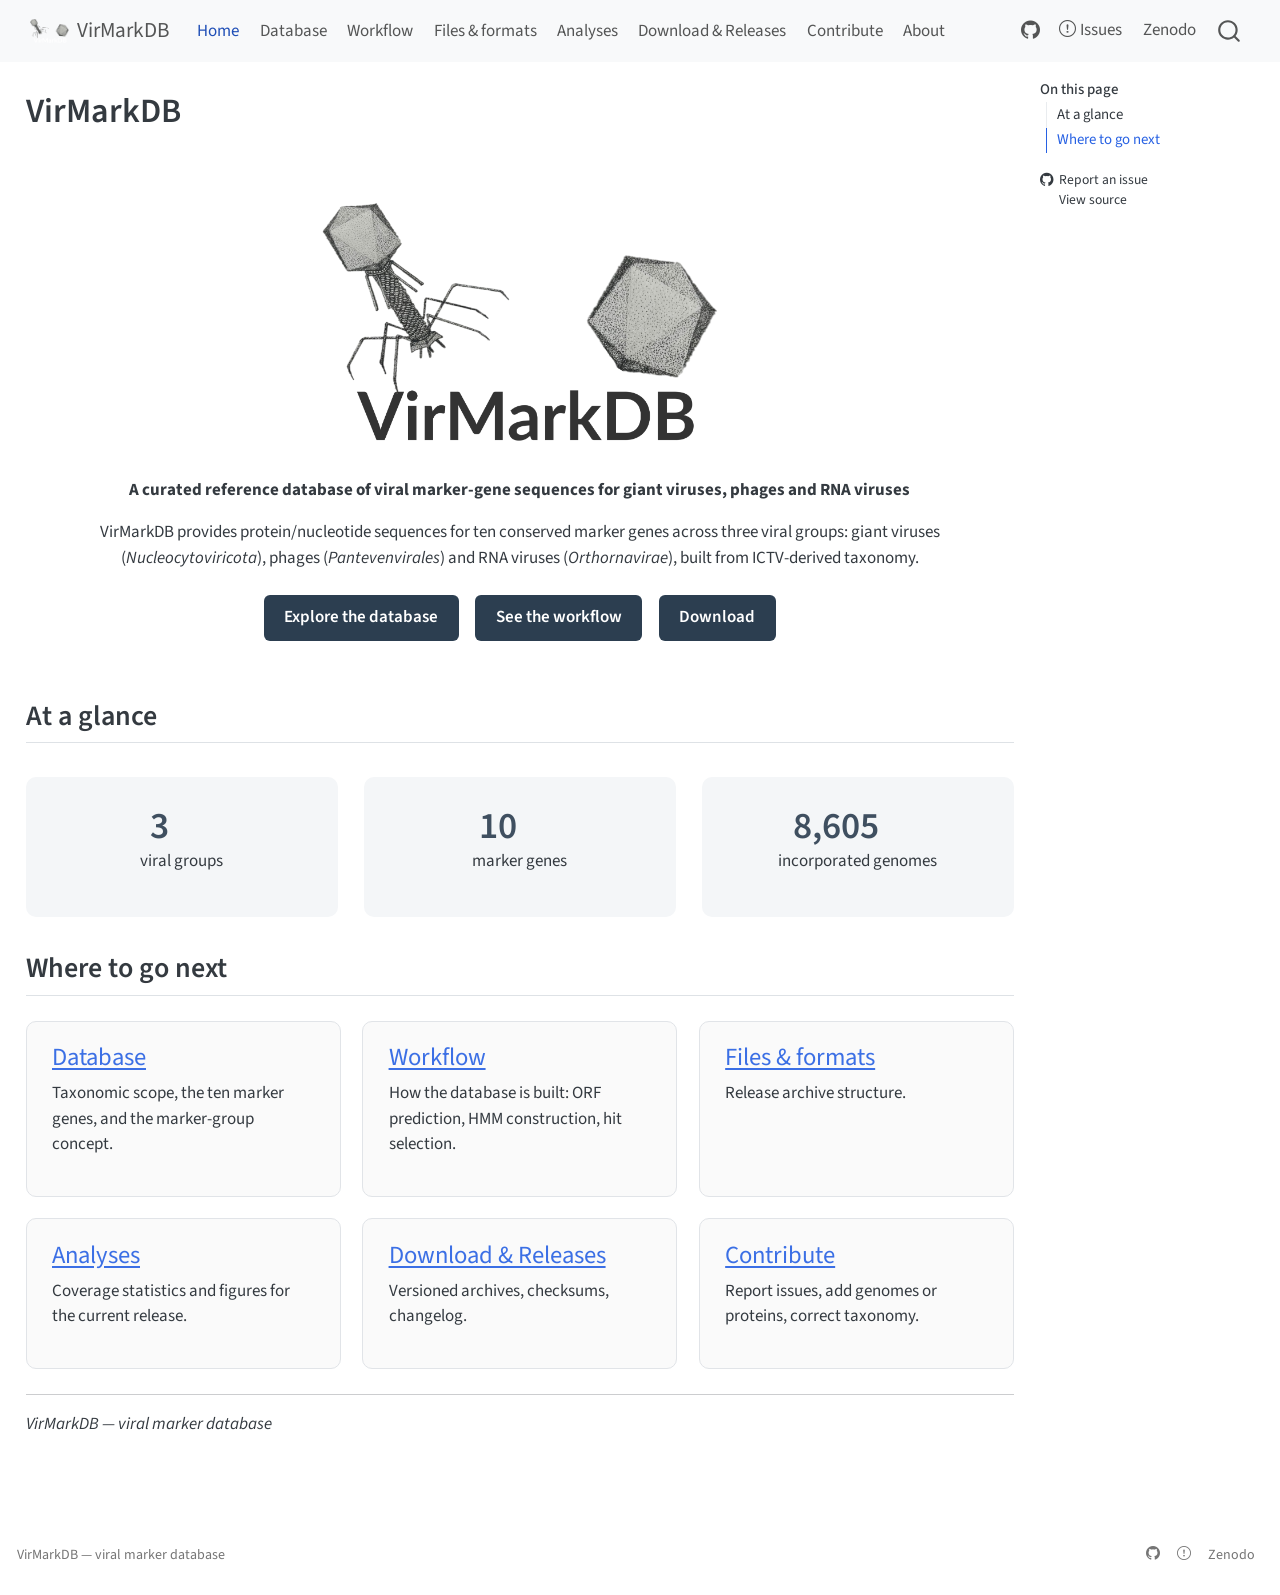
<file: docs/index.html>
<!DOCTYPE html>
<html xmlns="http://www.w3.org/1999/xhtml" lang="en" xml:lang="en"><head>

<meta charset="utf-8">
<meta name="generator" content="quarto-1.6.42">

<meta name="viewport" content="width=device-width, initial-scale=1.0, user-scalable=yes">


<title>VirMarkDB</title>
<style>
code{white-space: pre-wrap;}
span.smallcaps{font-variant: small-caps;}
div.columns{display: flex; gap: min(4vw, 1.5em);}
div.column{flex: auto; overflow-x: auto;}
div.hanging-indent{margin-left: 1.5em; text-indent: -1.5em;}
ul.task-list{list-style: none;}
ul.task-list li input[type="checkbox"] {
  width: 0.8em;
  margin: 0 0.8em 0.2em -1em; /* quarto-specific, see https://github.com/quarto-dev/quarto-cli/issues/4556 */ 
  vertical-align: middle;
}
</style>


<script src="site_libs/quarto-nav/quarto-nav.js"></script>
<script src="site_libs/quarto-nav/headroom.min.js"></script>
<script src="site_libs/clipboard/clipboard.min.js"></script>
<script src="site_libs/quarto-search/autocomplete.umd.js"></script>
<script src="site_libs/quarto-search/fuse.min.js"></script>
<script src="site_libs/quarto-search/quarto-search.js"></script>
<meta name="quarto:offset" content="./">
<link href="./assets/logo_virmark_blank.png" rel="icon" type="image/png">
<script src="site_libs/quarto-html/quarto.js"></script>
<script src="site_libs/quarto-html/popper.min.js"></script>
<script src="site_libs/quarto-html/tippy.umd.min.js"></script>
<script src="site_libs/quarto-html/anchor.min.js"></script>
<link href="site_libs/quarto-html/tippy.css" rel="stylesheet">
<link href="site_libs/quarto-html/quarto-syntax-highlighting-2f5df379a58b258e96c21c0638c20c03.css" rel="stylesheet" id="quarto-text-highlighting-styles">
<script src="site_libs/bootstrap/bootstrap.min.js"></script>
<link href="site_libs/bootstrap/bootstrap-icons.css" rel="stylesheet">
<link href="site_libs/bootstrap/bootstrap-a5e256e5356073c5be481d0d0d0ba44e.min.css" rel="stylesheet" append-hash="true" id="quarto-bootstrap" data-mode="light">
<script id="quarto-search-options" type="application/json">{
  "location": "navbar",
  "copy-button": false,
  "collapse-after": 3,
  "panel-placement": "end",
  "type": "overlay",
  "limit": 50,
  "keyboard-shortcut": [
    "f",
    "/",
    "s"
  ],
  "show-item-context": false,
  "language": {
    "search-no-results-text": "No results",
    "search-matching-documents-text": "matching documents",
    "search-copy-link-title": "Copy link to search",
    "search-hide-matches-text": "Hide additional matches",
    "search-more-match-text": "more match in this document",
    "search-more-matches-text": "more matches in this document",
    "search-clear-button-title": "Clear",
    "search-text-placeholder": "",
    "search-detached-cancel-button-title": "Cancel",
    "search-submit-button-title": "Submit",
    "search-label": "Search"
  }
}</script>


<link rel="stylesheet" href="styles.css">
</head>

<body class="nav-fixed">

<div id="quarto-search-results"></div>
  <header id="quarto-header" class="headroom fixed-top">
    <nav class="navbar navbar-expand-lg " data-bs-theme="dark">
      <div class="navbar-container container-fluid">
      <div class="navbar-brand-container mx-auto">
    <a href="./index.html" class="navbar-brand navbar-brand-logo">
    <img src="./assets/logo_virmark_blank.png" alt="" class="navbar-logo">
    </a>
    <a class="navbar-brand" href="./index.html">
    <span class="navbar-title">VirMarkDB</span>
    </a>
  </div>
            <div id="quarto-search" class="" title="Search"></div>
          <button class="navbar-toggler" type="button" data-bs-toggle="collapse" data-bs-target="#navbarCollapse" aria-controls="navbarCollapse" role="menu" aria-expanded="false" aria-label="Toggle navigation" onclick="if (window.quartoToggleHeadroom) { window.quartoToggleHeadroom(); }">
  <span class="navbar-toggler-icon"></span>
</button>
          <div class="collapse navbar-collapse" id="navbarCollapse">
            <ul class="navbar-nav navbar-nav-scroll me-auto">
  <li class="nav-item">
    <a class="nav-link active" href="./index.html" aria-current="page"> 
<span class="menu-text">Home</span></a>
  </li>  
  <li class="nav-item">
    <a class="nav-link" href="./database.html"> 
<span class="menu-text">Database</span></a>
  </li>  
  <li class="nav-item">
    <a class="nav-link" href="./workflow.html"> 
<span class="menu-text">Workflow</span></a>
  </li>  
  <li class="nav-item">
    <a class="nav-link" href="./files-formats.html"> 
<span class="menu-text">Files &amp; formats</span></a>
  </li>  
  <li class="nav-item">
    <a class="nav-link" href="./analysis.html"> 
<span class="menu-text">Analyses</span></a>
  </li>  
  <li class="nav-item">
    <a class="nav-link" href="./releases.html"> 
<span class="menu-text">Download &amp; Releases</span></a>
  </li>  
  <li class="nav-item">
    <a class="nav-link" href="./contribute.html"> 
<span class="menu-text">Contribute</span></a>
  </li>  
  <li class="nav-item">
    <a class="nav-link" href="./about.html"> 
<span class="menu-text">About</span></a>
  </li>  
</ul>
            <ul class="navbar-nav navbar-nav-scroll ms-auto">
  <li class="nav-item compact">
    <a class="nav-link" href="https://github.com/Est-oup/VirMarkDB"> <i class="bi bi-github" role="img">
</i> 
<span class="menu-text"></span></a>
  </li>  
  <li class="nav-item">
    <a class="nav-link" href="https://github.com/Est-oup/VirMarkDB/issues"> <i class="bi bi-exclamation-circle" role="img">
</i> 
<span class="menu-text">Issues</span></a>
  </li>  
  <li class="nav-item">
    <a class="nav-link" href="https://zenodo.org/"> 
<span class="menu-text">Zenodo</span></a>
  </li>  
</ul>
          </div> <!-- /navcollapse -->
            <div class="quarto-navbar-tools">
</div>
      </div> <!-- /container-fluid -->
    </nav>
</header>
<!-- content -->
<div id="quarto-content" class="quarto-container page-columns page-rows-contents page-layout-full page-navbar">
<!-- sidebar -->
<!-- margin-sidebar -->
    <div id="quarto-margin-sidebar" class="sidebar margin-sidebar">
        <nav id="TOC" role="doc-toc" class="toc-active">
    <h2 id="toc-title">On this page</h2>
   
  <ul>
  <li><a href="#at-a-glance" id="toc-at-a-glance" class="nav-link active" data-scroll-target="#at-a-glance">At a glance</a></li>
  <li><a href="#where-to-go-next" id="toc-where-to-go-next" class="nav-link" data-scroll-target="#where-to-go-next">Where to go next</a></li>
  </ul>
<div class="toc-actions"><ul><li><a href="https://github.com/Est-oup/VirMarkDB/issues/new" class="toc-action"><i class="bi bi-github"></i>Report an issue</a></li><li><a href="https://github.com/Est-oup/VirMarkDB/blob/main/index.qmd" class="toc-action"><i class="bi empty"></i>View source</a></li></ul></div></nav>
    </div>
<!-- main -->
<main class="content column-page-left" id="quarto-document-content">

<header id="title-block-header" class="quarto-title-block default">
<div class="quarto-title">
<h1 class="title">VirMarkDB</h1>
</div>



<div class="quarto-title-meta column-page-left">

    
  
    
  </div>
  


</header>


<div class="hero-banner">
<div class="quarto-figure quarto-figure-center">
<figure class="figure">
<p><img src="assets/logo_virmark.png" class="img-fluid quarto-figure quarto-figure-center figure-img" width="400"></p>
</figure>
</div>
<p><strong>A curated reference database of viral marker-gene sequences for giant viruses, phages and RNA viruses</strong></p>
<p>VirMarkDB provides protein/nucleotide sequences for ten conserved marker genes across three viral groups: giant viruses (<em>Nucleocytoviricota</em>), phages (<em>Pantevenvirales</em>) and RNA viruses (<em>Orthornavirae</em>), built from ICTV-derived taxonomy.</p>
<p><a href="./database.html" class="btn-action">Explore the database</a> <a href="./workflow.html" class="btn-action">See the workflow</a> <a href="./releases.html" class="btn-action">Download</a></p>
</div>
<section id="at-a-glance" class="level2">
<h2 class="anchored" data-anchor-id="at-a-glance">At a glance</h2>
<div class="snapshot-grid">
<section id="section" class="level3 snapshot-card">
<h3 class="anchored" data-anchor-id="section">3</h3>
<p>viral groups</p>
</section>
<section id="section-1" class="level3 snapshot-card">
<h3 class="anchored" data-anchor-id="section-1">10</h3>
<p>marker genes</p>
</section>
<section id="section-2" class="level3 snapshot-card">
<h3 class="anchored" data-anchor-id="section-2">8,605</h3>
<p>incorporated genomes</p>
</section>
</div>
</section>
<section id="where-to-go-next" class="level2">
<h2 class="anchored" data-anchor-id="where-to-go-next">Where to go next</h2>
<div class="nav-grid">
<section id="database" class="level3 nav-card">
<h3 class="anchored" data-anchor-id="database"><a href="./database.html">Database</a></h3>
<p>Taxonomic scope, the ten marker genes, and the marker-group concept.</p>
</section>
<section id="workflow" class="level3 nav-card">
<h3 class="anchored" data-anchor-id="workflow"><a href="./workflow.html">Workflow</a></h3>
<p>How the database is built: ORF prediction, HMM construction, hit selection.</p>
</section>
<section id="files-formats" class="level3 nav-card">
<h3 class="anchored" data-anchor-id="files-formats"><a href="./files-formats.html">Files &amp; formats</a></h3>
<p>Release archive structure.</p>
</section>
<section id="analyses" class="level3 nav-card">
<h3 class="anchored" data-anchor-id="analyses"><a href="./analysis.html">Analyses</a></h3>
<p>Coverage statistics and figures for the current release.</p>
</section>
<section id="download-releases" class="level3 nav-card">
<h3 class="anchored" data-anchor-id="download-releases"><a href="./releases.html">Download &amp; Releases</a></h3>
<p>Versioned archives, checksums, changelog.</p>
</section>
<section id="contribute" class="level3 nav-card">
<h3 class="anchored" data-anchor-id="contribute"><a href="./contribute.html">Contribute</a></h3>
<p>Report issues, add genomes or proteins, correct taxonomy.</p>
</section>
</div>
<hr>
<p><em>VirMarkDB — viral marker database</em></p>


</section>

<a onclick="window.scrollTo(0, 0); return false;" role="button" id="quarto-back-to-top"><i class="bi bi-arrow-up"></i> Back to top</a></main> <!-- /main -->
<script id="quarto-html-after-body" type="application/javascript">
window.document.addEventListener("DOMContentLoaded", function (event) {
  const toggleBodyColorMode = (bsSheetEl) => {
    const mode = bsSheetEl.getAttribute("data-mode");
    const bodyEl = window.document.querySelector("body");
    if (mode === "dark") {
      bodyEl.classList.add("quarto-dark");
      bodyEl.classList.remove("quarto-light");
    } else {
      bodyEl.classList.add("quarto-light");
      bodyEl.classList.remove("quarto-dark");
    }
  }
  const toggleBodyColorPrimary = () => {
    const bsSheetEl = window.document.querySelector("link#quarto-bootstrap");
    if (bsSheetEl) {
      toggleBodyColorMode(bsSheetEl);
    }
  }
  toggleBodyColorPrimary();  
  const icon = "";
  const anchorJS = new window.AnchorJS();
  anchorJS.options = {
    placement: 'right',
    icon: icon
  };
  anchorJS.add('.anchored');
  const isCodeAnnotation = (el) => {
    for (const clz of el.classList) {
      if (clz.startsWith('code-annotation-')) {                     
        return true;
      }
    }
    return false;
  }
  const onCopySuccess = function(e) {
    // button target
    const button = e.trigger;
    // don't keep focus
    button.blur();
    // flash "checked"
    button.classList.add('code-copy-button-checked');
    var currentTitle = button.getAttribute("title");
    button.setAttribute("title", "Copied!");
    let tooltip;
    if (window.bootstrap) {
      button.setAttribute("data-bs-toggle", "tooltip");
      button.setAttribute("data-bs-placement", "left");
      button.setAttribute("data-bs-title", "Copied!");
      tooltip = new bootstrap.Tooltip(button, 
        { trigger: "manual", 
          customClass: "code-copy-button-tooltip",
          offset: [0, -8]});
      tooltip.show();    
    }
    setTimeout(function() {
      if (tooltip) {
        tooltip.hide();
        button.removeAttribute("data-bs-title");
        button.removeAttribute("data-bs-toggle");
        button.removeAttribute("data-bs-placement");
      }
      button.setAttribute("title", currentTitle);
      button.classList.remove('code-copy-button-checked');
    }, 1000);
    // clear code selection
    e.clearSelection();
  }
  const getTextToCopy = function(trigger) {
      const codeEl = trigger.previousElementSibling.cloneNode(true);
      for (const childEl of codeEl.children) {
        if (isCodeAnnotation(childEl)) {
          childEl.remove();
        }
      }
      return codeEl.innerText;
  }
  const clipboard = new window.ClipboardJS('.code-copy-button:not([data-in-quarto-modal])', {
    text: getTextToCopy
  });
  clipboard.on('success', onCopySuccess);
  if (window.document.getElementById('quarto-embedded-source-code-modal')) {
    const clipboardModal = new window.ClipboardJS('.code-copy-button[data-in-quarto-modal]', {
      text: getTextToCopy,
      container: window.document.getElementById('quarto-embedded-source-code-modal')
    });
    clipboardModal.on('success', onCopySuccess);
  }
    var localhostRegex = new RegExp(/^(?:http|https):\/\/localhost\:?[0-9]*\//);
    var mailtoRegex = new RegExp(/^mailto:/);
      var filterRegex = new RegExp("https:\/\/est-oup\.github\.io\/VirMarkDB\/");
    var isInternal = (href) => {
        return filterRegex.test(href) || localhostRegex.test(href) || mailtoRegex.test(href);
    }
    // Inspect non-navigation links and adorn them if external
 	var links = window.document.querySelectorAll('a[href]:not(.nav-link):not(.navbar-brand):not(.toc-action):not(.sidebar-link):not(.sidebar-item-toggle):not(.pagination-link):not(.no-external):not([aria-hidden]):not(.dropdown-item):not(.quarto-navigation-tool):not(.about-link)');
    for (var i=0; i<links.length; i++) {
      const link = links[i];
      if (!isInternal(link.href)) {
        // undo the damage that might have been done by quarto-nav.js in the case of
        // links that we want to consider external
        if (link.dataset.originalHref !== undefined) {
          link.href = link.dataset.originalHref;
        }
      }
    }
  function tippyHover(el, contentFn, onTriggerFn, onUntriggerFn) {
    const config = {
      allowHTML: true,
      maxWidth: 500,
      delay: 100,
      arrow: false,
      appendTo: function(el) {
          return el.parentElement;
      },
      interactive: true,
      interactiveBorder: 10,
      theme: 'quarto',
      placement: 'bottom-start',
    };
    if (contentFn) {
      config.content = contentFn;
    }
    if (onTriggerFn) {
      config.onTrigger = onTriggerFn;
    }
    if (onUntriggerFn) {
      config.onUntrigger = onUntriggerFn;
    }
    window.tippy(el, config); 
  }
  const noterefs = window.document.querySelectorAll('a[role="doc-noteref"]');
  for (var i=0; i<noterefs.length; i++) {
    const ref = noterefs[i];
    tippyHover(ref, function() {
      // use id or data attribute instead here
      let href = ref.getAttribute('data-footnote-href') || ref.getAttribute('href');
      try { href = new URL(href).hash; } catch {}
      const id = href.replace(/^#\/?/, "");
      const note = window.document.getElementById(id);
      if (note) {
        return note.innerHTML;
      } else {
        return "";
      }
    });
  }
  const xrefs = window.document.querySelectorAll('a.quarto-xref');
  const processXRef = (id, note) => {
    // Strip column container classes
    const stripColumnClz = (el) => {
      el.classList.remove("page-full", "page-columns");
      if (el.children) {
        for (const child of el.children) {
          stripColumnClz(child);
        }
      }
    }
    stripColumnClz(note)
    if (id === null || id.startsWith('sec-')) {
      // Special case sections, only their first couple elements
      const container = document.createElement("div");
      if (note.children && note.children.length > 2) {
        container.appendChild(note.children[0].cloneNode(true));
        for (let i = 1; i < note.children.length; i++) {
          const child = note.children[i];
          if (child.tagName === "P" && child.innerText === "") {
            continue;
          } else {
            container.appendChild(child.cloneNode(true));
            break;
          }
        }
        if (window.Quarto?.typesetMath) {
          window.Quarto.typesetMath(container);
        }
        return container.innerHTML
      } else {
        if (window.Quarto?.typesetMath) {
          window.Quarto.typesetMath(note);
        }
        return note.innerHTML;
      }
    } else {
      // Remove any anchor links if they are present
      const anchorLink = note.querySelector('a.anchorjs-link');
      if (anchorLink) {
        anchorLink.remove();
      }
      if (window.Quarto?.typesetMath) {
        window.Quarto.typesetMath(note);
      }
      if (note.classList.contains("callout")) {
        return note.outerHTML;
      } else {
        return note.innerHTML;
      }
    }
  }
  for (var i=0; i<xrefs.length; i++) {
    const xref = xrefs[i];
    tippyHover(xref, undefined, function(instance) {
      instance.disable();
      let url = xref.getAttribute('href');
      let hash = undefined; 
      if (url.startsWith('#')) {
        hash = url;
      } else {
        try { hash = new URL(url).hash; } catch {}
      }
      if (hash) {
        const id = hash.replace(/^#\/?/, "");
        const note = window.document.getElementById(id);
        if (note !== null) {
          try {
            const html = processXRef(id, note.cloneNode(true));
            instance.setContent(html);
          } finally {
            instance.enable();
            instance.show();
          }
        } else {
          // See if we can fetch this
          fetch(url.split('#')[0])
          .then(res => res.text())
          .then(html => {
            const parser = new DOMParser();
            const htmlDoc = parser.parseFromString(html, "text/html");
            const note = htmlDoc.getElementById(id);
            if (note !== null) {
              const html = processXRef(id, note);
              instance.setContent(html);
            } 
          }).finally(() => {
            instance.enable();
            instance.show();
          });
        }
      } else {
        // See if we can fetch a full url (with no hash to target)
        // This is a special case and we should probably do some content thinning / targeting
        fetch(url)
        .then(res => res.text())
        .then(html => {
          const parser = new DOMParser();
          const htmlDoc = parser.parseFromString(html, "text/html");
          const note = htmlDoc.querySelector('main.content');
          if (note !== null) {
            // This should only happen for chapter cross references
            // (since there is no id in the URL)
            // remove the first header
            if (note.children.length > 0 && note.children[0].tagName === "HEADER") {
              note.children[0].remove();
            }
            const html = processXRef(null, note);
            instance.setContent(html);
          } 
        }).finally(() => {
          instance.enable();
          instance.show();
        });
      }
    }, function(instance) {
    });
  }
      let selectedAnnoteEl;
      const selectorForAnnotation = ( cell, annotation) => {
        let cellAttr = 'data-code-cell="' + cell + '"';
        let lineAttr = 'data-code-annotation="' +  annotation + '"';
        const selector = 'span[' + cellAttr + '][' + lineAttr + ']';
        return selector;
      }
      const selectCodeLines = (annoteEl) => {
        const doc = window.document;
        const targetCell = annoteEl.getAttribute("data-target-cell");
        const targetAnnotation = annoteEl.getAttribute("data-target-annotation");
        const annoteSpan = window.document.querySelector(selectorForAnnotation(targetCell, targetAnnotation));
        const lines = annoteSpan.getAttribute("data-code-lines").split(",");
        const lineIds = lines.map((line) => {
          return targetCell + "-" + line;
        })
        let top = null;
        let height = null;
        let parent = null;
        if (lineIds.length > 0) {
            //compute the position of the single el (top and bottom and make a div)
            const el = window.document.getElementById(lineIds[0]);
            top = el.offsetTop;
            height = el.offsetHeight;
            parent = el.parentElement.parentElement;
          if (lineIds.length > 1) {
            const lastEl = window.document.getElementById(lineIds[lineIds.length - 1]);
            const bottom = lastEl.offsetTop + lastEl.offsetHeight;
            height = bottom - top;
          }
          if (top !== null && height !== null && parent !== null) {
            // cook up a div (if necessary) and position it 
            let div = window.document.getElementById("code-annotation-line-highlight");
            if (div === null) {
              div = window.document.createElement("div");
              div.setAttribute("id", "code-annotation-line-highlight");
              div.style.position = 'absolute';
              parent.appendChild(div);
            }
            div.style.top = top - 2 + "px";
            div.style.height = height + 4 + "px";
            div.style.left = 0;
            let gutterDiv = window.document.getElementById("code-annotation-line-highlight-gutter");
            if (gutterDiv === null) {
              gutterDiv = window.document.createElement("div");
              gutterDiv.setAttribute("id", "code-annotation-line-highlight-gutter");
              gutterDiv.style.position = 'absolute';
              const codeCell = window.document.getElementById(targetCell);
              const gutter = codeCell.querySelector('.code-annotation-gutter');
              gutter.appendChild(gutterDiv);
            }
            gutterDiv.style.top = top - 2 + "px";
            gutterDiv.style.height = height + 4 + "px";
          }
          selectedAnnoteEl = annoteEl;
        }
      };
      const unselectCodeLines = () => {
        const elementsIds = ["code-annotation-line-highlight", "code-annotation-line-highlight-gutter"];
        elementsIds.forEach((elId) => {
          const div = window.document.getElementById(elId);
          if (div) {
            div.remove();
          }
        });
        selectedAnnoteEl = undefined;
      };
        // Handle positioning of the toggle
    window.addEventListener(
      "resize",
      throttle(() => {
        elRect = undefined;
        if (selectedAnnoteEl) {
          selectCodeLines(selectedAnnoteEl);
        }
      }, 10)
    );
    function throttle(fn, ms) {
    let throttle = false;
    let timer;
      return (...args) => {
        if(!throttle) { // first call gets through
            fn.apply(this, args);
            throttle = true;
        } else { // all the others get throttled
            if(timer) clearTimeout(timer); // cancel #2
            timer = setTimeout(() => {
              fn.apply(this, args);
              timer = throttle = false;
            }, ms);
        }
      };
    }
      // Attach click handler to the DT
      const annoteDls = window.document.querySelectorAll('dt[data-target-cell]');
      for (const annoteDlNode of annoteDls) {
        annoteDlNode.addEventListener('click', (event) => {
          const clickedEl = event.target;
          if (clickedEl !== selectedAnnoteEl) {
            unselectCodeLines();
            const activeEl = window.document.querySelector('dt[data-target-cell].code-annotation-active');
            if (activeEl) {
              activeEl.classList.remove('code-annotation-active');
            }
            selectCodeLines(clickedEl);
            clickedEl.classList.add('code-annotation-active');
          } else {
            // Unselect the line
            unselectCodeLines();
            clickedEl.classList.remove('code-annotation-active');
          }
        });
      }
  const findCites = (el) => {
    const parentEl = el.parentElement;
    if (parentEl) {
      const cites = parentEl.dataset.cites;
      if (cites) {
        return {
          el,
          cites: cites.split(' ')
        };
      } else {
        return findCites(el.parentElement)
      }
    } else {
      return undefined;
    }
  };
  var bibliorefs = window.document.querySelectorAll('a[role="doc-biblioref"]');
  for (var i=0; i<bibliorefs.length; i++) {
    const ref = bibliorefs[i];
    const citeInfo = findCites(ref);
    if (citeInfo) {
      tippyHover(citeInfo.el, function() {
        var popup = window.document.createElement('div');
        citeInfo.cites.forEach(function(cite) {
          var citeDiv = window.document.createElement('div');
          citeDiv.classList.add('hanging-indent');
          citeDiv.classList.add('csl-entry');
          var biblioDiv = window.document.getElementById('ref-' + cite);
          if (biblioDiv) {
            citeDiv.innerHTML = biblioDiv.innerHTML;
          }
          popup.appendChild(citeDiv);
        });
        return popup.innerHTML;
      });
    }
  }
});
</script>
</div> <!-- /content -->
<footer class="footer">
  <div class="nav-footer">
    <div class="nav-footer-left">
<p>VirMarkDB — viral marker database</p>
</div>   
    <div class="nav-footer-center">
      &nbsp;
    <div class="toc-actions d-sm-block d-md-none"><ul><li><a href="https://github.com/Est-oup/VirMarkDB/issues/new" class="toc-action"><i class="bi bi-github"></i>Report an issue</a></li><li><a href="https://github.com/Est-oup/VirMarkDB/blob/main/index.qmd" class="toc-action"><i class="bi empty"></i>View source</a></li></ul></div></div>
    <div class="nav-footer-right">
      <ul class="footer-items list-unstyled">
    <li class="nav-item compact">
    <a class="nav-link" href="https://github.com/Est-oup/VirMarkDB">
      <i class="bi bi-github" role="img">
</i> 
    </a>
  </li>  
    <li class="nav-item compact">
    <a class="nav-link" href="https://github.com/Est-oup/VirMarkDB/issues">
      <i class="bi bi-exclamation-circle" role="img">
</i> 
    </a>
  </li>  
    <li class="nav-item">
    <a class="nav-link" href="https://zenodo.org/">
<p>Zenodo</p>
</a>
  </li>  
</ul>
    </div>
  </div>
</footer>




</body></html>
</file>
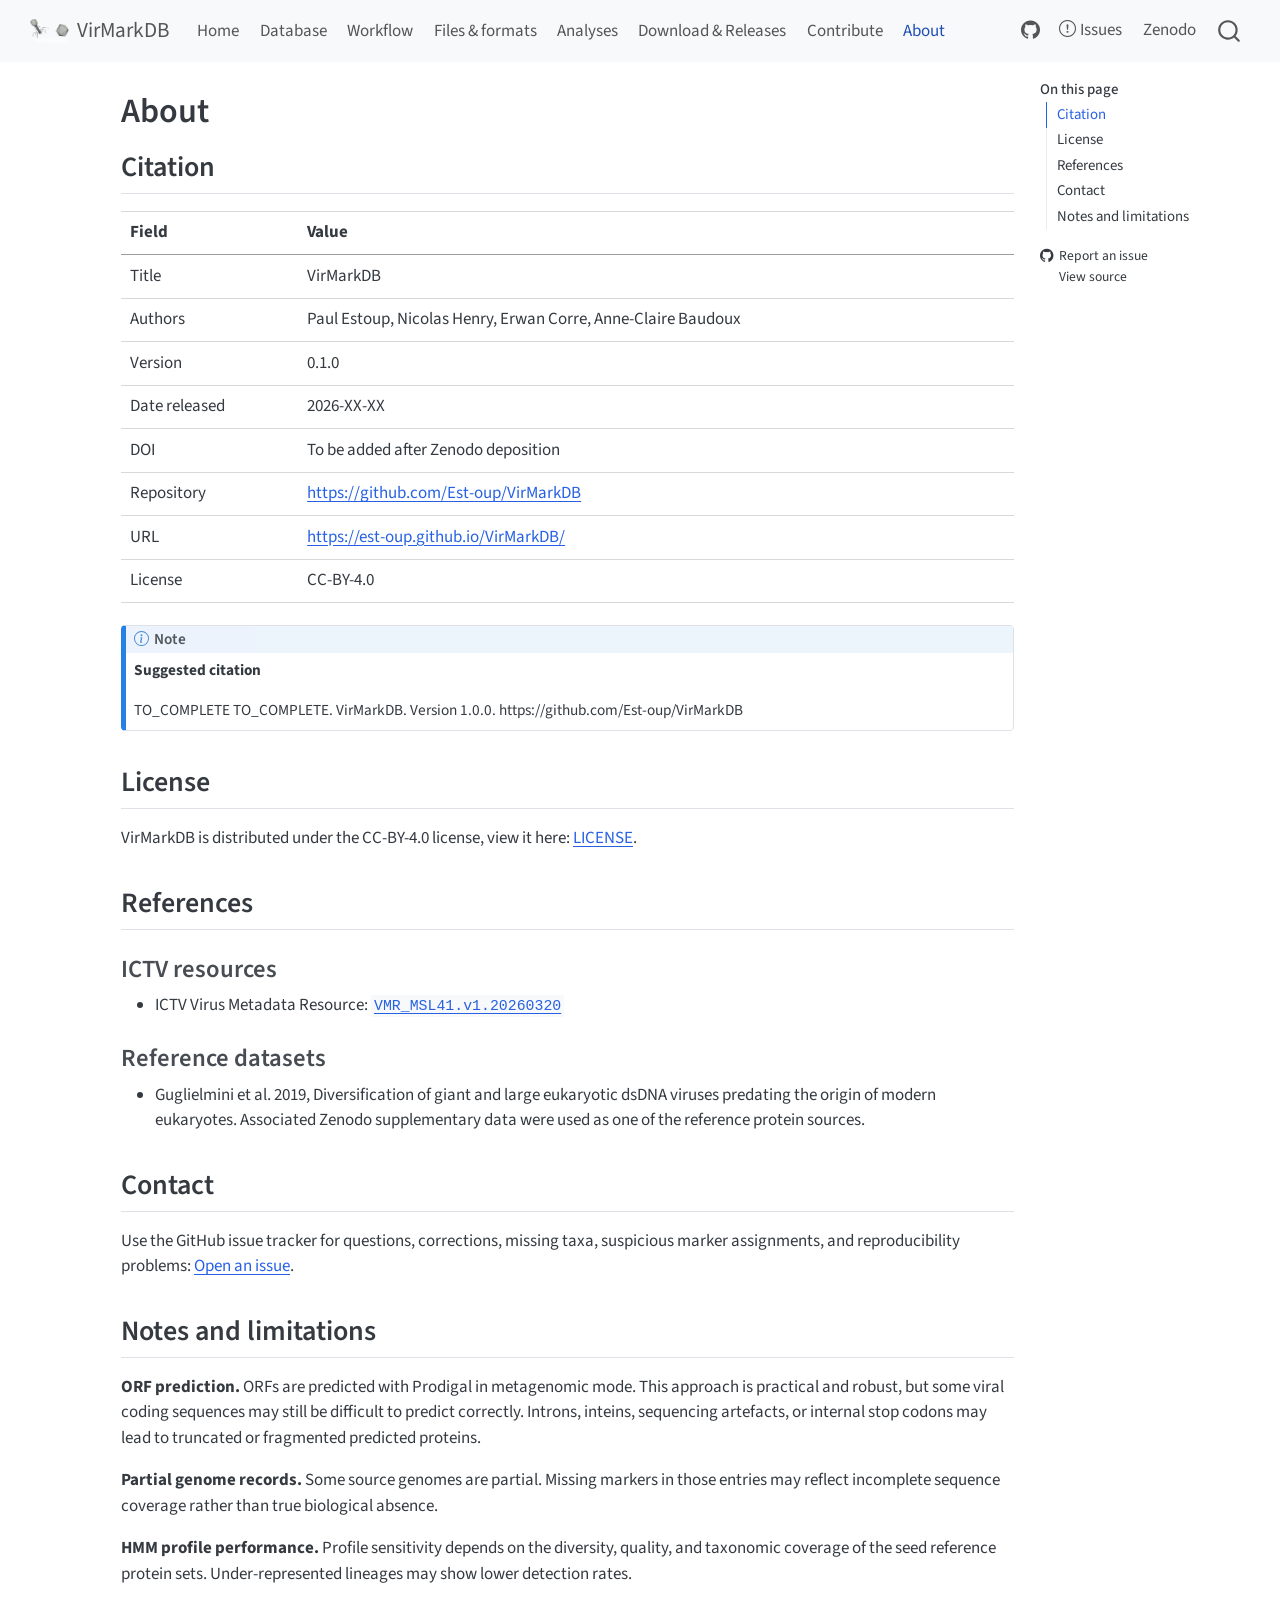
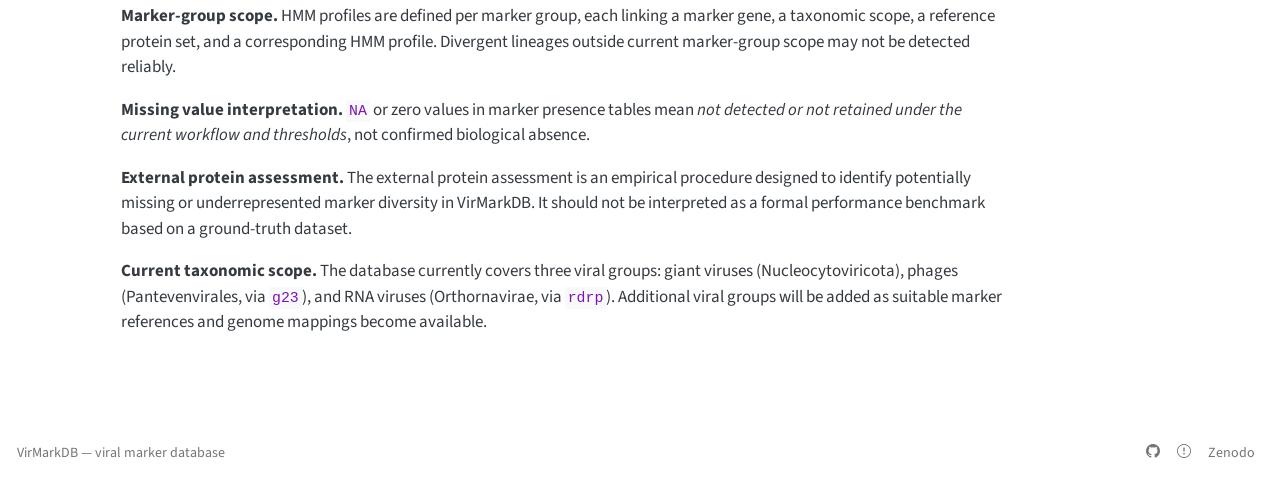
<file: docs/about.html>
<!DOCTYPE html>
<html xmlns="http://www.w3.org/1999/xhtml" lang="en" xml:lang="en"><head>

<meta charset="utf-8">
<meta name="generator" content="quarto-1.6.42">

<meta name="viewport" content="width=device-width, initial-scale=1.0, user-scalable=yes">


<title>About – VirMarkDB</title>
<style>
code{white-space: pre-wrap;}
span.smallcaps{font-variant: small-caps;}
div.columns{display: flex; gap: min(4vw, 1.5em);}
div.column{flex: auto; overflow-x: auto;}
div.hanging-indent{margin-left: 1.5em; text-indent: -1.5em;}
ul.task-list{list-style: none;}
ul.task-list li input[type="checkbox"] {
  width: 0.8em;
  margin: 0 0.8em 0.2em -1em; /* quarto-specific, see https://github.com/quarto-dev/quarto-cli/issues/4556 */ 
  vertical-align: middle;
}
</style>


<script src="site_libs/quarto-nav/quarto-nav.js"></script>
<script src="site_libs/quarto-nav/headroom.min.js"></script>
<script src="site_libs/clipboard/clipboard.min.js"></script>
<script src="site_libs/quarto-search/autocomplete.umd.js"></script>
<script src="site_libs/quarto-search/fuse.min.js"></script>
<script src="site_libs/quarto-search/quarto-search.js"></script>
<meta name="quarto:offset" content="./">
<link href="./assets/logo_virmark_blank.png" rel="icon" type="image/png">
<script src="site_libs/quarto-html/quarto.js"></script>
<script src="site_libs/quarto-html/popper.min.js"></script>
<script src="site_libs/quarto-html/tippy.umd.min.js"></script>
<script src="site_libs/quarto-html/anchor.min.js"></script>
<link href="site_libs/quarto-html/tippy.css" rel="stylesheet">
<link href="site_libs/quarto-html/quarto-syntax-highlighting-2f5df379a58b258e96c21c0638c20c03.css" rel="stylesheet" id="quarto-text-highlighting-styles">
<script src="site_libs/bootstrap/bootstrap.min.js"></script>
<link href="site_libs/bootstrap/bootstrap-icons.css" rel="stylesheet">
<link href="site_libs/bootstrap/bootstrap-a5e256e5356073c5be481d0d0d0ba44e.min.css" rel="stylesheet" append-hash="true" id="quarto-bootstrap" data-mode="light">
<script id="quarto-search-options" type="application/json">{
  "location": "navbar",
  "copy-button": false,
  "collapse-after": 3,
  "panel-placement": "end",
  "type": "overlay",
  "limit": 50,
  "keyboard-shortcut": [
    "f",
    "/",
    "s"
  ],
  "show-item-context": false,
  "language": {
    "search-no-results-text": "No results",
    "search-matching-documents-text": "matching documents",
    "search-copy-link-title": "Copy link to search",
    "search-hide-matches-text": "Hide additional matches",
    "search-more-match-text": "more match in this document",
    "search-more-matches-text": "more matches in this document",
    "search-clear-button-title": "Clear",
    "search-text-placeholder": "",
    "search-detached-cancel-button-title": "Cancel",
    "search-submit-button-title": "Submit",
    "search-label": "Search"
  }
}</script>


<link rel="stylesheet" href="styles.css">
</head>

<body class="nav-fixed">

<div id="quarto-search-results"></div>
  <header id="quarto-header" class="headroom fixed-top">
    <nav class="navbar navbar-expand-lg " data-bs-theme="dark">
      <div class="navbar-container container-fluid">
      <div class="navbar-brand-container mx-auto">
    <a href="./index.html" class="navbar-brand navbar-brand-logo">
    <img src="./assets/logo_virmark_blank.png" alt="" class="navbar-logo">
    </a>
    <a class="navbar-brand" href="./index.html">
    <span class="navbar-title">VirMarkDB</span>
    </a>
  </div>
            <div id="quarto-search" class="" title="Search"></div>
          <button class="navbar-toggler" type="button" data-bs-toggle="collapse" data-bs-target="#navbarCollapse" aria-controls="navbarCollapse" role="menu" aria-expanded="false" aria-label="Toggle navigation" onclick="if (window.quartoToggleHeadroom) { window.quartoToggleHeadroom(); }">
  <span class="navbar-toggler-icon"></span>
</button>
          <div class="collapse navbar-collapse" id="navbarCollapse">
            <ul class="navbar-nav navbar-nav-scroll me-auto">
  <li class="nav-item">
    <a class="nav-link" href="./index.html"> 
<span class="menu-text">Home</span></a>
  </li>  
  <li class="nav-item">
    <a class="nav-link" href="./database.html"> 
<span class="menu-text">Database</span></a>
  </li>  
  <li class="nav-item">
    <a class="nav-link" href="./workflow.html"> 
<span class="menu-text">Workflow</span></a>
  </li>  
  <li class="nav-item">
    <a class="nav-link" href="./files-formats.html"> 
<span class="menu-text">Files &amp; formats</span></a>
  </li>  
  <li class="nav-item">
    <a class="nav-link" href="./analysis.html"> 
<span class="menu-text">Analyses</span></a>
  </li>  
  <li class="nav-item">
    <a class="nav-link" href="./releases.html"> 
<span class="menu-text">Download &amp; Releases</span></a>
  </li>  
  <li class="nav-item">
    <a class="nav-link" href="./contribute.html"> 
<span class="menu-text">Contribute</span></a>
  </li>  
  <li class="nav-item">
    <a class="nav-link active" href="./about.html" aria-current="page"> 
<span class="menu-text">About</span></a>
  </li>  
</ul>
            <ul class="navbar-nav navbar-nav-scroll ms-auto">
  <li class="nav-item compact">
    <a class="nav-link" href="https://github.com/Est-oup/VirMarkDB"> <i class="bi bi-github" role="img">
</i> 
<span class="menu-text"></span></a>
  </li>  
  <li class="nav-item">
    <a class="nav-link" href="https://github.com/Est-oup/VirMarkDB/issues"> <i class="bi bi-exclamation-circle" role="img">
</i> 
<span class="menu-text">Issues</span></a>
  </li>  
  <li class="nav-item">
    <a class="nav-link" href="https://zenodo.org/"> 
<span class="menu-text">Zenodo</span></a>
  </li>  
</ul>
          </div> <!-- /navcollapse -->
            <div class="quarto-navbar-tools">
</div>
      </div> <!-- /container-fluid -->
    </nav>
</header>
<!-- content -->
<div id="quarto-content" class="quarto-container page-columns page-rows-contents page-layout-article page-navbar">
<!-- sidebar -->
<!-- margin-sidebar -->
    <div id="quarto-margin-sidebar" class="sidebar margin-sidebar">
        <nav id="TOC" role="doc-toc" class="toc-active">
    <h2 id="toc-title">On this page</h2>
   
  <ul>
  <li><a href="#citation" id="toc-citation" class="nav-link active" data-scroll-target="#citation">Citation</a></li>
  <li><a href="#license" id="toc-license" class="nav-link" data-scroll-target="#license">License</a></li>
  <li><a href="#references" id="toc-references" class="nav-link" data-scroll-target="#references">References</a>
  <ul class="collapse">
  <li><a href="#ictv-resources" id="toc-ictv-resources" class="nav-link" data-scroll-target="#ictv-resources">ICTV resources</a></li>
  <li><a href="#reference-datasets" id="toc-reference-datasets" class="nav-link" data-scroll-target="#reference-datasets">Reference datasets</a></li>
  </ul></li>
  <li><a href="#contact" id="toc-contact" class="nav-link" data-scroll-target="#contact">Contact</a></li>
  <li><a href="#notes-and-limitations" id="toc-notes-and-limitations" class="nav-link" data-scroll-target="#notes-and-limitations">Notes and limitations</a></li>
  </ul>
<div class="toc-actions"><ul><li><a href="https://github.com/Est-oup/VirMarkDB/issues/new" class="toc-action"><i class="bi bi-github"></i>Report an issue</a></li><li><a href="https://github.com/Est-oup/VirMarkDB/blob/main/about.qmd" class="toc-action"><i class="bi empty"></i>View source</a></li></ul></div></nav>
    </div>
<!-- main -->
<main class="content" id="quarto-document-content">

<header id="title-block-header" class="quarto-title-block default">
<div class="quarto-title">
<h1 class="title">About</h1>
</div>



<div class="quarto-title-meta">

    
  
    
  </div>
  


</header>


<section id="citation" class="level2">
<h2 class="anchored" data-anchor-id="citation">Citation</h2>
<table class="caption-top table">
<thead>
<tr class="header">
<th>Field</th>
<th>Value</th>
</tr>
</thead>
<tbody>
<tr class="odd">
<td>Title</td>
<td>VirMarkDB</td>
</tr>
<tr class="even">
<td>Authors</td>
<td>Paul Estoup, Nicolas Henry, Erwan Corre, Anne-Claire Baudoux</td>
</tr>
<tr class="odd">
<td>Version</td>
<td>0.1.0</td>
</tr>
<tr class="even">
<td>Date released</td>
<td>2026-XX-XX</td>
</tr>
<tr class="odd">
<td>DOI</td>
<td>To be added after Zenodo deposition</td>
</tr>
<tr class="even">
<td>Repository</td>
<td><a href="https://github.com/Est-oup/VirMarkDB" class="uri">https://github.com/Est-oup/VirMarkDB</a></td>
</tr>
<tr class="odd">
<td>URL</td>
<td><a href="https://est-oup.github.io/VirMarkDB/" class="uri">https://est-oup.github.io/VirMarkDB/</a></td>
</tr>
<tr class="even">
<td>License</td>
<td>CC-BY-4.0</td>
</tr>
</tbody>
</table>
<div class="callout callout-style-default callout-note callout-titled">
<div class="callout-header d-flex align-content-center">
<div class="callout-icon-container">
<i class="callout-icon"></i>
</div>
<div class="callout-title-container flex-fill">
Note
</div>
</div>
<div class="callout-body-container callout-body">
<p><strong>Suggested citation</strong></p>
<p>TO_COMPLETE TO_COMPLETE. VirMarkDB. Version 1.0.0. https://github.com/Est-oup/VirMarkDB</p>
</div>
</div>
</section>
<section id="license" class="level2">
<h2 class="anchored" data-anchor-id="license">License</h2>
<p>VirMarkDB is distributed under the CC-BY-4.0 license, view it here: <a href="https://github.com/Est-oup/VirMarkDB/blob/dev/LICENSE">LICENSE</a>.</p>
</section>
<section id="references" class="level2">
<h2 class="anchored" data-anchor-id="references">References</h2>
<section id="ictv-resources" class="level3">
<h3 class="anchored" data-anchor-id="ictv-resources">ICTV resources</h3>
<ul>
<li>ICTV Virus Metadata Resource: <a href="https://ictv.global/sites/default/files/VMR/VMR_MSL41.v1.20260320.xlsx"><code>VMR_MSL41.v1.20260320</code></a></li>
</ul>
</section>
<section id="reference-datasets" class="level3">
<h3 class="anchored" data-anchor-id="reference-datasets">Reference datasets</h3>
<ul>
<li>Guglielmini et al.&nbsp;2019, Diversification of giant and large eukaryotic dsDNA viruses predating the origin of modern eukaryotes. Associated Zenodo supplementary data were used as one of the reference protein sources.</li>
</ul>
</section>
</section>
<section id="contact" class="level2">
<h2 class="anchored" data-anchor-id="contact">Contact</h2>
<p>Use the GitHub issue tracker for questions, corrections, missing taxa, suspicious marker assignments, and reproducibility problems: <a href="https://github.com/Est-oup/VirMarkDB/issues">Open an issue</a>.</p>
</section>
<section id="notes-and-limitations" class="level2">
<h2 class="anchored" data-anchor-id="notes-and-limitations">Notes and limitations</h2>
<p><strong>ORF prediction.</strong> ORFs are predicted with Prodigal in metagenomic mode. This approach is practical and robust, but some viral coding sequences may still be difficult to predict correctly. Introns, inteins, sequencing artefacts, or internal stop codons may lead to truncated or fragmented predicted proteins.</p>
<p><strong>Partial genome records.</strong> Some source genomes are partial. Missing markers in those entries may reflect incomplete sequence coverage rather than true biological absence.</p>
<p><strong>HMM profile performance.</strong> Profile sensitivity depends on the diversity, quality, and taxonomic coverage of the seed reference protein sets. Under-represented lineages may show lower detection rates.</p>
<p><strong>Marker-group scope.</strong> HMM profiles are defined per marker group, each linking a marker gene, a taxonomic scope, a reference protein set, and a corresponding HMM profile. Divergent lineages outside current marker-group scope may not be detected reliably.</p>
<p><strong>Missing value interpretation.</strong> <code>NA</code> or zero values in marker presence tables mean <em>not detected or not retained under the current workflow and thresholds</em>, not confirmed biological absence.</p>
<p><strong>External protein assessment.</strong> The external protein assessment is an empirical procedure designed to identify potentially missing or underrepresented marker diversity in VirMarkDB. It should not be interpreted as a formal performance benchmark based on a ground-truth dataset.</p>
<p><strong>Current taxonomic scope.</strong> The database currently covers three viral groups: giant viruses (Nucleocytoviricota), phages (Pantevenvirales, via <code>g23</code>), and RNA viruses (Orthornavirae, via <code>rdrp</code>). Additional viral groups will be added as suitable marker references and genome mappings become available.</p>


</section>

<a onclick="window.scrollTo(0, 0); return false;" role="button" id="quarto-back-to-top"><i class="bi bi-arrow-up"></i> Back to top</a></main> <!-- /main -->
<script id="quarto-html-after-body" type="application/javascript">
window.document.addEventListener("DOMContentLoaded", function (event) {
  const toggleBodyColorMode = (bsSheetEl) => {
    const mode = bsSheetEl.getAttribute("data-mode");
    const bodyEl = window.document.querySelector("body");
    if (mode === "dark") {
      bodyEl.classList.add("quarto-dark");
      bodyEl.classList.remove("quarto-light");
    } else {
      bodyEl.classList.add("quarto-light");
      bodyEl.classList.remove("quarto-dark");
    }
  }
  const toggleBodyColorPrimary = () => {
    const bsSheetEl = window.document.querySelector("link#quarto-bootstrap");
    if (bsSheetEl) {
      toggleBodyColorMode(bsSheetEl);
    }
  }
  toggleBodyColorPrimary();  
  const icon = "";
  const anchorJS = new window.AnchorJS();
  anchorJS.options = {
    placement: 'right',
    icon: icon
  };
  anchorJS.add('.anchored');
  const isCodeAnnotation = (el) => {
    for (const clz of el.classList) {
      if (clz.startsWith('code-annotation-')) {                     
        return true;
      }
    }
    return false;
  }
  const onCopySuccess = function(e) {
    // button target
    const button = e.trigger;
    // don't keep focus
    button.blur();
    // flash "checked"
    button.classList.add('code-copy-button-checked');
    var currentTitle = button.getAttribute("title");
    button.setAttribute("title", "Copied!");
    let tooltip;
    if (window.bootstrap) {
      button.setAttribute("data-bs-toggle", "tooltip");
      button.setAttribute("data-bs-placement", "left");
      button.setAttribute("data-bs-title", "Copied!");
      tooltip = new bootstrap.Tooltip(button, 
        { trigger: "manual", 
          customClass: "code-copy-button-tooltip",
          offset: [0, -8]});
      tooltip.show();    
    }
    setTimeout(function() {
      if (tooltip) {
        tooltip.hide();
        button.removeAttribute("data-bs-title");
        button.removeAttribute("data-bs-toggle");
        button.removeAttribute("data-bs-placement");
      }
      button.setAttribute("title", currentTitle);
      button.classList.remove('code-copy-button-checked');
    }, 1000);
    // clear code selection
    e.clearSelection();
  }
  const getTextToCopy = function(trigger) {
      const codeEl = trigger.previousElementSibling.cloneNode(true);
      for (const childEl of codeEl.children) {
        if (isCodeAnnotation(childEl)) {
          childEl.remove();
        }
      }
      return codeEl.innerText;
  }
  const clipboard = new window.ClipboardJS('.code-copy-button:not([data-in-quarto-modal])', {
    text: getTextToCopy
  });
  clipboard.on('success', onCopySuccess);
  if (window.document.getElementById('quarto-embedded-source-code-modal')) {
    const clipboardModal = new window.ClipboardJS('.code-copy-button[data-in-quarto-modal]', {
      text: getTextToCopy,
      container: window.document.getElementById('quarto-embedded-source-code-modal')
    });
    clipboardModal.on('success', onCopySuccess);
  }
    var localhostRegex = new RegExp(/^(?:http|https):\/\/localhost\:?[0-9]*\//);
    var mailtoRegex = new RegExp(/^mailto:/);
      var filterRegex = new RegExp("https:\/\/est-oup\.github\.io\/VirMarkDB\/");
    var isInternal = (href) => {
        return filterRegex.test(href) || localhostRegex.test(href) || mailtoRegex.test(href);
    }
    // Inspect non-navigation links and adorn them if external
 	var links = window.document.querySelectorAll('a[href]:not(.nav-link):not(.navbar-brand):not(.toc-action):not(.sidebar-link):not(.sidebar-item-toggle):not(.pagination-link):not(.no-external):not([aria-hidden]):not(.dropdown-item):not(.quarto-navigation-tool):not(.about-link)');
    for (var i=0; i<links.length; i++) {
      const link = links[i];
      if (!isInternal(link.href)) {
        // undo the damage that might have been done by quarto-nav.js in the case of
        // links that we want to consider external
        if (link.dataset.originalHref !== undefined) {
          link.href = link.dataset.originalHref;
        }
      }
    }
  function tippyHover(el, contentFn, onTriggerFn, onUntriggerFn) {
    const config = {
      allowHTML: true,
      maxWidth: 500,
      delay: 100,
      arrow: false,
      appendTo: function(el) {
          return el.parentElement;
      },
      interactive: true,
      interactiveBorder: 10,
      theme: 'quarto',
      placement: 'bottom-start',
    };
    if (contentFn) {
      config.content = contentFn;
    }
    if (onTriggerFn) {
      config.onTrigger = onTriggerFn;
    }
    if (onUntriggerFn) {
      config.onUntrigger = onUntriggerFn;
    }
    window.tippy(el, config); 
  }
  const noterefs = window.document.querySelectorAll('a[role="doc-noteref"]');
  for (var i=0; i<noterefs.length; i++) {
    const ref = noterefs[i];
    tippyHover(ref, function() {
      // use id or data attribute instead here
      let href = ref.getAttribute('data-footnote-href') || ref.getAttribute('href');
      try { href = new URL(href).hash; } catch {}
      const id = href.replace(/^#\/?/, "");
      const note = window.document.getElementById(id);
      if (note) {
        return note.innerHTML;
      } else {
        return "";
      }
    });
  }
  const xrefs = window.document.querySelectorAll('a.quarto-xref');
  const processXRef = (id, note) => {
    // Strip column container classes
    const stripColumnClz = (el) => {
      el.classList.remove("page-full", "page-columns");
      if (el.children) {
        for (const child of el.children) {
          stripColumnClz(child);
        }
      }
    }
    stripColumnClz(note)
    if (id === null || id.startsWith('sec-')) {
      // Special case sections, only their first couple elements
      const container = document.createElement("div");
      if (note.children && note.children.length > 2) {
        container.appendChild(note.children[0].cloneNode(true));
        for (let i = 1; i < note.children.length; i++) {
          const child = note.children[i];
          if (child.tagName === "P" && child.innerText === "") {
            continue;
          } else {
            container.appendChild(child.cloneNode(true));
            break;
          }
        }
        if (window.Quarto?.typesetMath) {
          window.Quarto.typesetMath(container);
        }
        return container.innerHTML
      } else {
        if (window.Quarto?.typesetMath) {
          window.Quarto.typesetMath(note);
        }
        return note.innerHTML;
      }
    } else {
      // Remove any anchor links if they are present
      const anchorLink = note.querySelector('a.anchorjs-link');
      if (anchorLink) {
        anchorLink.remove();
      }
      if (window.Quarto?.typesetMath) {
        window.Quarto.typesetMath(note);
      }
      if (note.classList.contains("callout")) {
        return note.outerHTML;
      } else {
        return note.innerHTML;
      }
    }
  }
  for (var i=0; i<xrefs.length; i++) {
    const xref = xrefs[i];
    tippyHover(xref, undefined, function(instance) {
      instance.disable();
      let url = xref.getAttribute('href');
      let hash = undefined; 
      if (url.startsWith('#')) {
        hash = url;
      } else {
        try { hash = new URL(url).hash; } catch {}
      }
      if (hash) {
        const id = hash.replace(/^#\/?/, "");
        const note = window.document.getElementById(id);
        if (note !== null) {
          try {
            const html = processXRef(id, note.cloneNode(true));
            instance.setContent(html);
          } finally {
            instance.enable();
            instance.show();
          }
        } else {
          // See if we can fetch this
          fetch(url.split('#')[0])
          .then(res => res.text())
          .then(html => {
            const parser = new DOMParser();
            const htmlDoc = parser.parseFromString(html, "text/html");
            const note = htmlDoc.getElementById(id);
            if (note !== null) {
              const html = processXRef(id, note);
              instance.setContent(html);
            } 
          }).finally(() => {
            instance.enable();
            instance.show();
          });
        }
      } else {
        // See if we can fetch a full url (with no hash to target)
        // This is a special case and we should probably do some content thinning / targeting
        fetch(url)
        .then(res => res.text())
        .then(html => {
          const parser = new DOMParser();
          const htmlDoc = parser.parseFromString(html, "text/html");
          const note = htmlDoc.querySelector('main.content');
          if (note !== null) {
            // This should only happen for chapter cross references
            // (since there is no id in the URL)
            // remove the first header
            if (note.children.length > 0 && note.children[0].tagName === "HEADER") {
              note.children[0].remove();
            }
            const html = processXRef(null, note);
            instance.setContent(html);
          } 
        }).finally(() => {
          instance.enable();
          instance.show();
        });
      }
    }, function(instance) {
    });
  }
      let selectedAnnoteEl;
      const selectorForAnnotation = ( cell, annotation) => {
        let cellAttr = 'data-code-cell="' + cell + '"';
        let lineAttr = 'data-code-annotation="' +  annotation + '"';
        const selector = 'span[' + cellAttr + '][' + lineAttr + ']';
        return selector;
      }
      const selectCodeLines = (annoteEl) => {
        const doc = window.document;
        const targetCell = annoteEl.getAttribute("data-target-cell");
        const targetAnnotation = annoteEl.getAttribute("data-target-annotation");
        const annoteSpan = window.document.querySelector(selectorForAnnotation(targetCell, targetAnnotation));
        const lines = annoteSpan.getAttribute("data-code-lines").split(",");
        const lineIds = lines.map((line) => {
          return targetCell + "-" + line;
        })
        let top = null;
        let height = null;
        let parent = null;
        if (lineIds.length > 0) {
            //compute the position of the single el (top and bottom and make a div)
            const el = window.document.getElementById(lineIds[0]);
            top = el.offsetTop;
            height = el.offsetHeight;
            parent = el.parentElement.parentElement;
          if (lineIds.length > 1) {
            const lastEl = window.document.getElementById(lineIds[lineIds.length - 1]);
            const bottom = lastEl.offsetTop + lastEl.offsetHeight;
            height = bottom - top;
          }
          if (top !== null && height !== null && parent !== null) {
            // cook up a div (if necessary) and position it 
            let div = window.document.getElementById("code-annotation-line-highlight");
            if (div === null) {
              div = window.document.createElement("div");
              div.setAttribute("id", "code-annotation-line-highlight");
              div.style.position = 'absolute';
              parent.appendChild(div);
            }
            div.style.top = top - 2 + "px";
            div.style.height = height + 4 + "px";
            div.style.left = 0;
            let gutterDiv = window.document.getElementById("code-annotation-line-highlight-gutter");
            if (gutterDiv === null) {
              gutterDiv = window.document.createElement("div");
              gutterDiv.setAttribute("id", "code-annotation-line-highlight-gutter");
              gutterDiv.style.position = 'absolute';
              const codeCell = window.document.getElementById(targetCell);
              const gutter = codeCell.querySelector('.code-annotation-gutter');
              gutter.appendChild(gutterDiv);
            }
            gutterDiv.style.top = top - 2 + "px";
            gutterDiv.style.height = height + 4 + "px";
          }
          selectedAnnoteEl = annoteEl;
        }
      };
      const unselectCodeLines = () => {
        const elementsIds = ["code-annotation-line-highlight", "code-annotation-line-highlight-gutter"];
        elementsIds.forEach((elId) => {
          const div = window.document.getElementById(elId);
          if (div) {
            div.remove();
          }
        });
        selectedAnnoteEl = undefined;
      };
        // Handle positioning of the toggle
    window.addEventListener(
      "resize",
      throttle(() => {
        elRect = undefined;
        if (selectedAnnoteEl) {
          selectCodeLines(selectedAnnoteEl);
        }
      }, 10)
    );
    function throttle(fn, ms) {
    let throttle = false;
    let timer;
      return (...args) => {
        if(!throttle) { // first call gets through
            fn.apply(this, args);
            throttle = true;
        } else { // all the others get throttled
            if(timer) clearTimeout(timer); // cancel #2
            timer = setTimeout(() => {
              fn.apply(this, args);
              timer = throttle = false;
            }, ms);
        }
      };
    }
      // Attach click handler to the DT
      const annoteDls = window.document.querySelectorAll('dt[data-target-cell]');
      for (const annoteDlNode of annoteDls) {
        annoteDlNode.addEventListener('click', (event) => {
          const clickedEl = event.target;
          if (clickedEl !== selectedAnnoteEl) {
            unselectCodeLines();
            const activeEl = window.document.querySelector('dt[data-target-cell].code-annotation-active');
            if (activeEl) {
              activeEl.classList.remove('code-annotation-active');
            }
            selectCodeLines(clickedEl);
            clickedEl.classList.add('code-annotation-active');
          } else {
            // Unselect the line
            unselectCodeLines();
            clickedEl.classList.remove('code-annotation-active');
          }
        });
      }
  const findCites = (el) => {
    const parentEl = el.parentElement;
    if (parentEl) {
      const cites = parentEl.dataset.cites;
      if (cites) {
        return {
          el,
          cites: cites.split(' ')
        };
      } else {
        return findCites(el.parentElement)
      }
    } else {
      return undefined;
    }
  };
  var bibliorefs = window.document.querySelectorAll('a[role="doc-biblioref"]');
  for (var i=0; i<bibliorefs.length; i++) {
    const ref = bibliorefs[i];
    const citeInfo = findCites(ref);
    if (citeInfo) {
      tippyHover(citeInfo.el, function() {
        var popup = window.document.createElement('div');
        citeInfo.cites.forEach(function(cite) {
          var citeDiv = window.document.createElement('div');
          citeDiv.classList.add('hanging-indent');
          citeDiv.classList.add('csl-entry');
          var biblioDiv = window.document.getElementById('ref-' + cite);
          if (biblioDiv) {
            citeDiv.innerHTML = biblioDiv.innerHTML;
          }
          popup.appendChild(citeDiv);
        });
        return popup.innerHTML;
      });
    }
  }
});
</script>
</div> <!-- /content -->
<footer class="footer">
  <div class="nav-footer">
    <div class="nav-footer-left">
<p>VirMarkDB — viral marker database</p>
</div>   
    <div class="nav-footer-center">
      &nbsp;
    <div class="toc-actions d-sm-block d-md-none"><ul><li><a href="https://github.com/Est-oup/VirMarkDB/issues/new" class="toc-action"><i class="bi bi-github"></i>Report an issue</a></li><li><a href="https://github.com/Est-oup/VirMarkDB/blob/main/about.qmd" class="toc-action"><i class="bi empty"></i>View source</a></li></ul></div></div>
    <div class="nav-footer-right">
      <ul class="footer-items list-unstyled">
    <li class="nav-item compact">
    <a class="nav-link" href="https://github.com/Est-oup/VirMarkDB">
      <i class="bi bi-github" role="img">
</i> 
    </a>
  </li>  
    <li class="nav-item compact">
    <a class="nav-link" href="https://github.com/Est-oup/VirMarkDB/issues">
      <i class="bi bi-exclamation-circle" role="img">
</i> 
    </a>
  </li>  
    <li class="nav-item">
    <a class="nav-link" href="https://zenodo.org/">
<p>Zenodo</p>
</a>
  </li>  
</ul>
    </div>
  </div>
</footer>




</body></html>
</file>
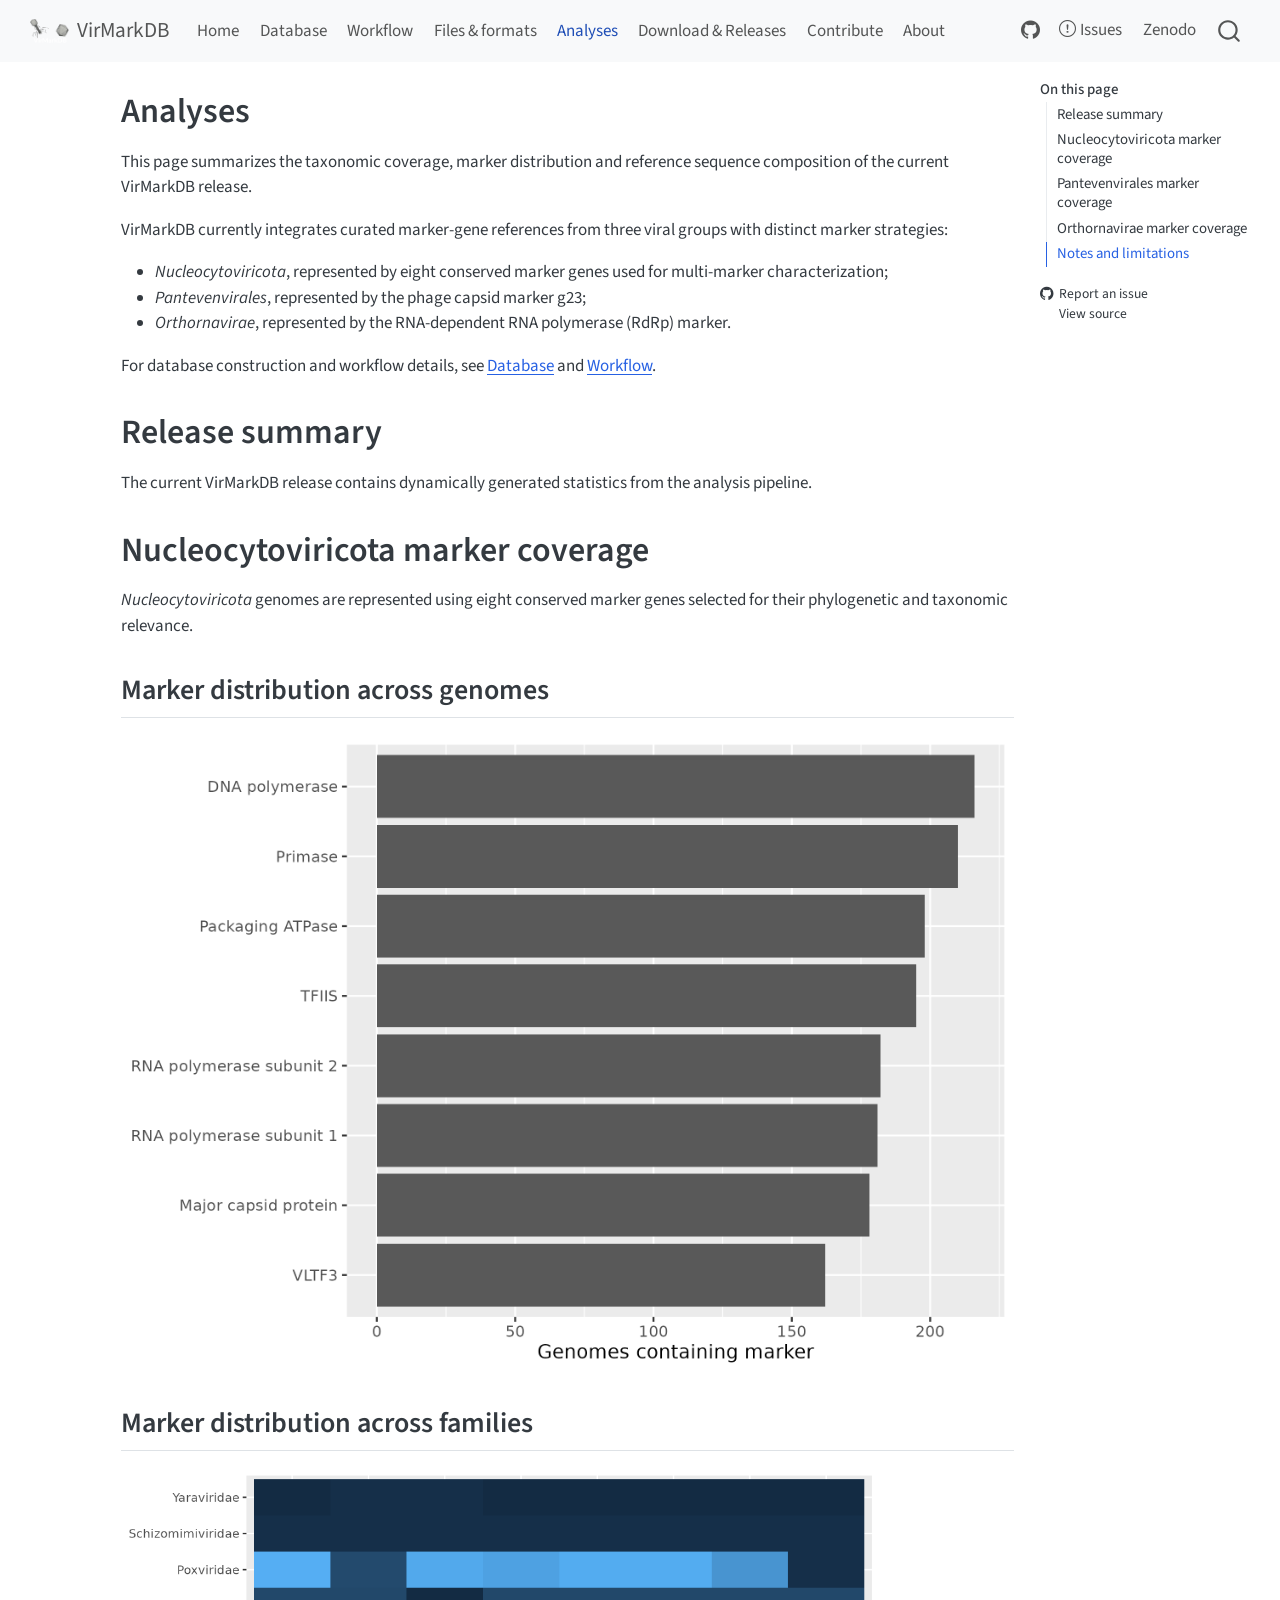
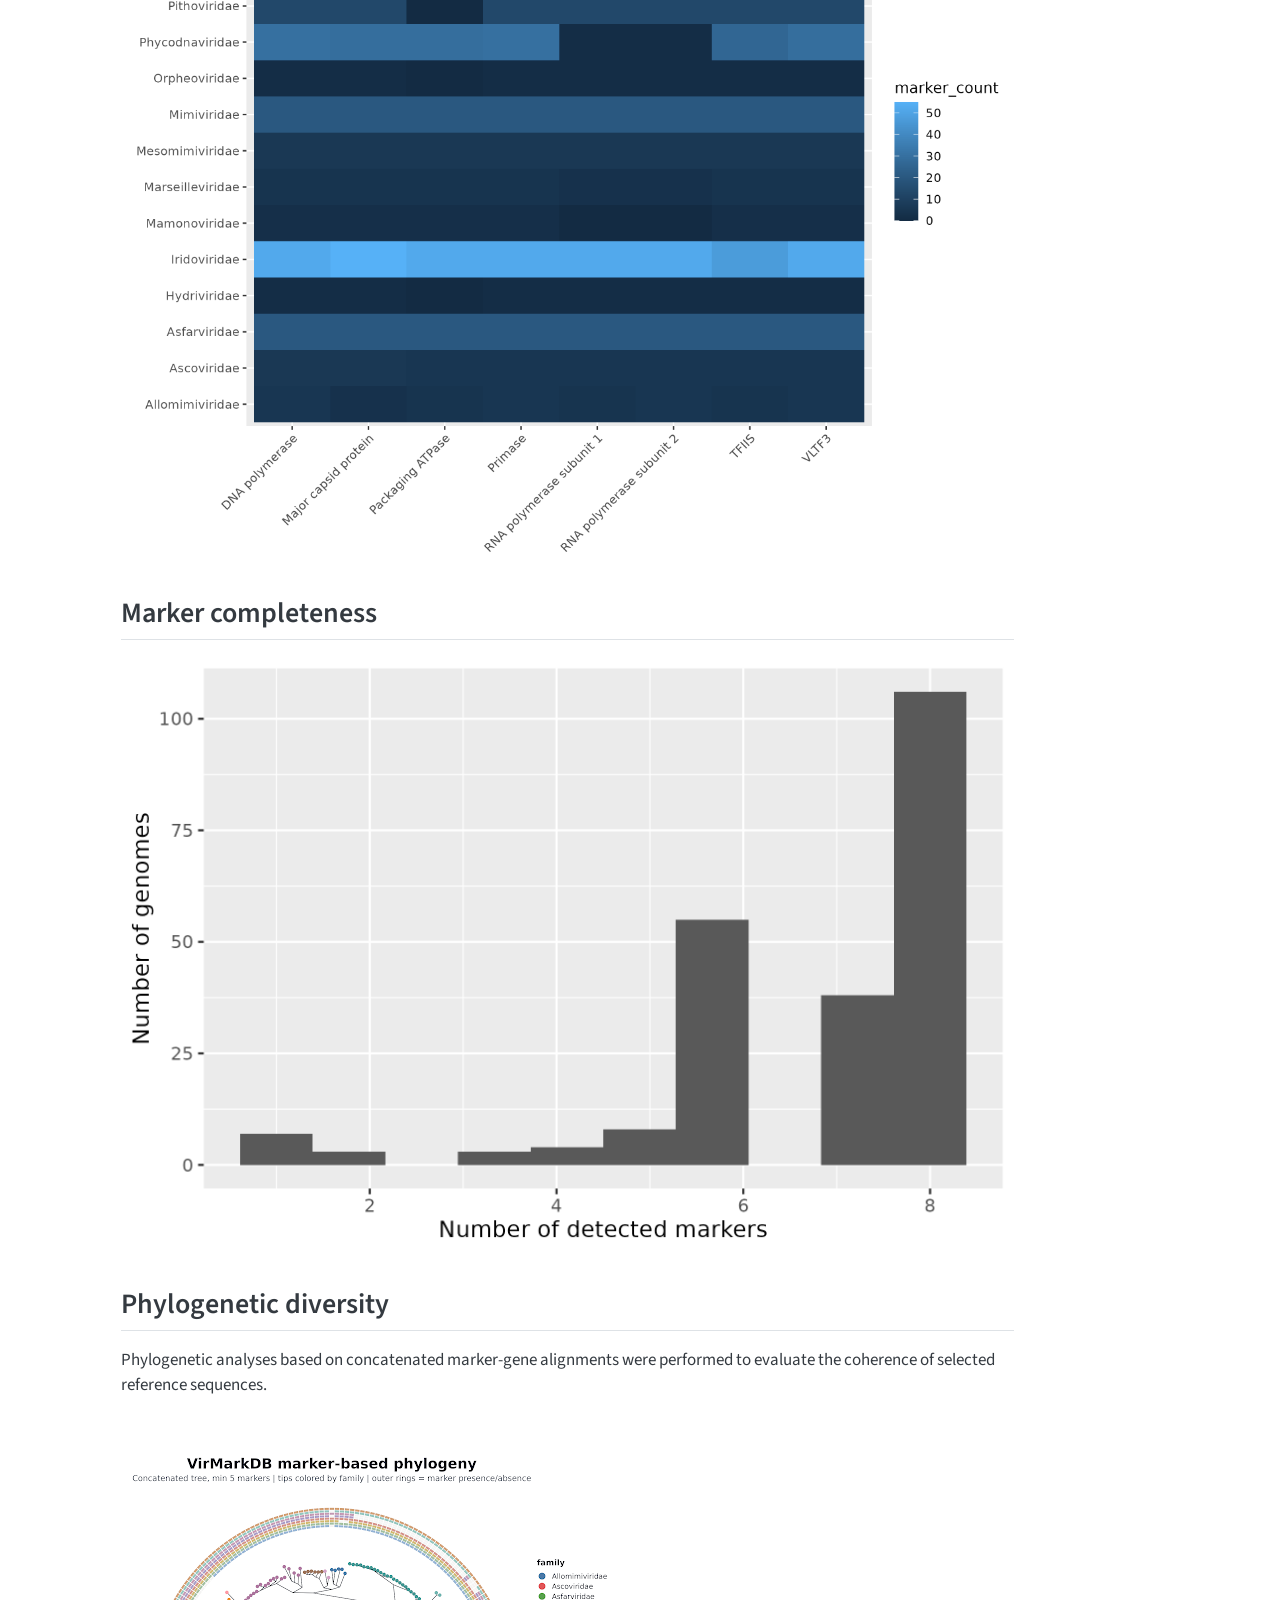
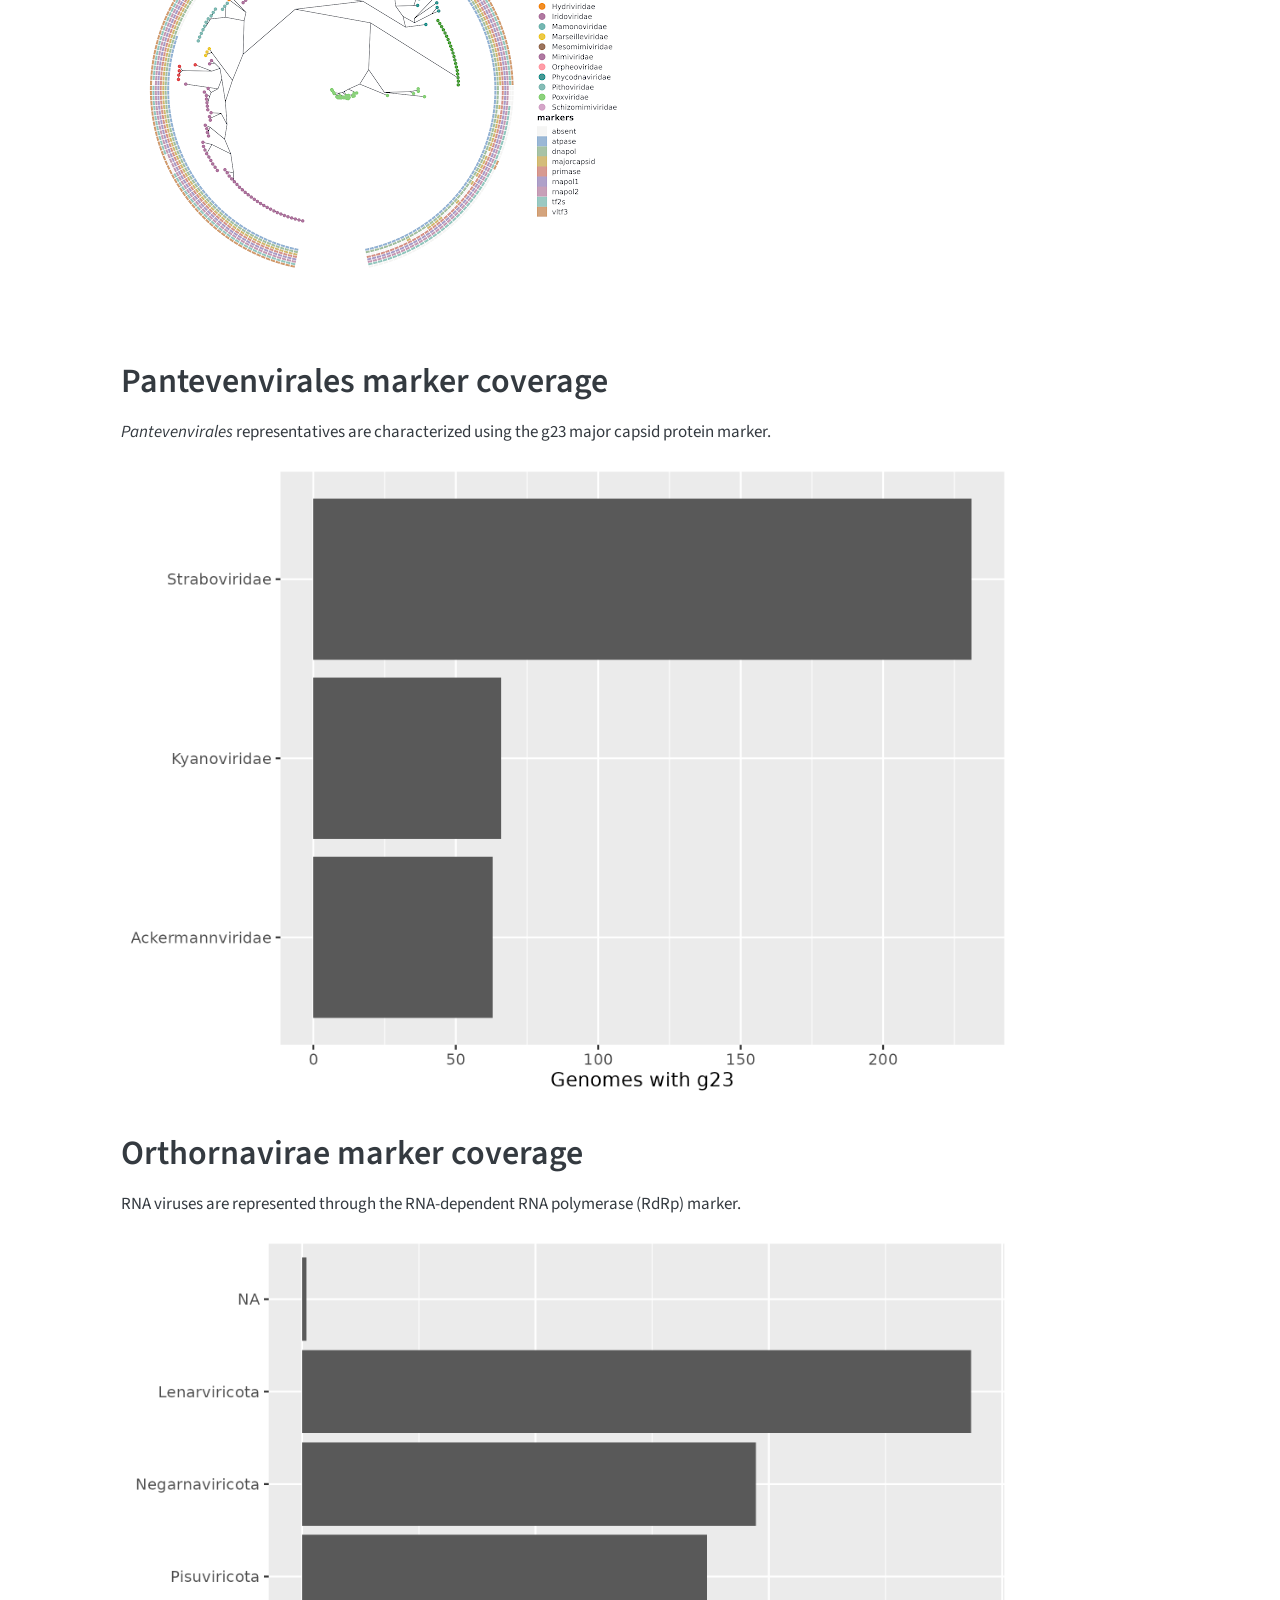
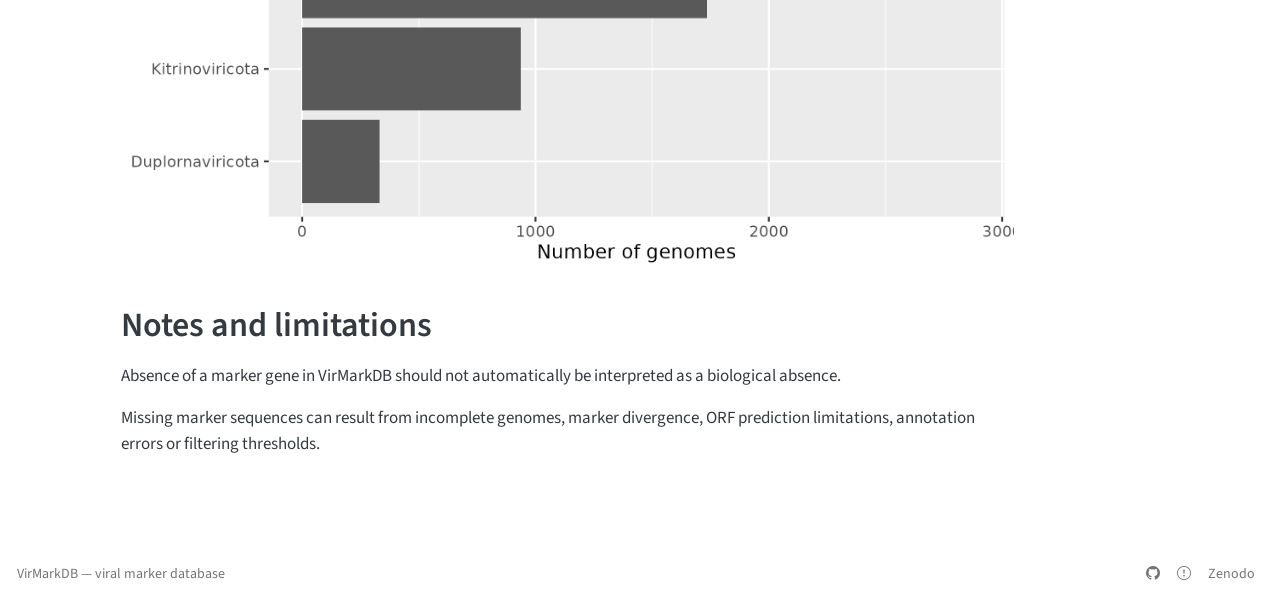
<file: docs/analysis.html>
<!DOCTYPE html>
<html xmlns="http://www.w3.org/1999/xhtml" lang="en" xml:lang="en"><head>

<meta charset="utf-8">
<meta name="generator" content="quarto-1.6.42">

<meta name="viewport" content="width=device-width, initial-scale=1.0, user-scalable=yes">


<title>Analyses – VirMarkDB</title>
<style>
code{white-space: pre-wrap;}
span.smallcaps{font-variant: small-caps;}
div.columns{display: flex; gap: min(4vw, 1.5em);}
div.column{flex: auto; overflow-x: auto;}
div.hanging-indent{margin-left: 1.5em; text-indent: -1.5em;}
ul.task-list{list-style: none;}
ul.task-list li input[type="checkbox"] {
  width: 0.8em;
  margin: 0 0.8em 0.2em -1em; /* quarto-specific, see https://github.com/quarto-dev/quarto-cli/issues/4556 */ 
  vertical-align: middle;
}
</style>


<script src="site_libs/quarto-nav/quarto-nav.js"></script>
<script src="site_libs/quarto-nav/headroom.min.js"></script>
<script src="site_libs/clipboard/clipboard.min.js"></script>
<script src="site_libs/quarto-search/autocomplete.umd.js"></script>
<script src="site_libs/quarto-search/fuse.min.js"></script>
<script src="site_libs/quarto-search/quarto-search.js"></script>
<meta name="quarto:offset" content="./">
<link href="./assets/logo_virmark_blank.png" rel="icon" type="image/png">
<script src="site_libs/quarto-html/quarto.js"></script>
<script src="site_libs/quarto-html/popper.min.js"></script>
<script src="site_libs/quarto-html/tippy.umd.min.js"></script>
<script src="site_libs/quarto-html/anchor.min.js"></script>
<link href="site_libs/quarto-html/tippy.css" rel="stylesheet">
<link href="site_libs/quarto-html/quarto-syntax-highlighting-2f5df379a58b258e96c21c0638c20c03.css" rel="stylesheet" id="quarto-text-highlighting-styles">
<script src="site_libs/bootstrap/bootstrap.min.js"></script>
<link href="site_libs/bootstrap/bootstrap-icons.css" rel="stylesheet">
<link href="site_libs/bootstrap/bootstrap-a5e256e5356073c5be481d0d0d0ba44e.min.css" rel="stylesheet" append-hash="true" id="quarto-bootstrap" data-mode="light">
<script id="quarto-search-options" type="application/json">{
  "location": "navbar",
  "copy-button": false,
  "collapse-after": 3,
  "panel-placement": "end",
  "type": "overlay",
  "limit": 50,
  "keyboard-shortcut": [
    "f",
    "/",
    "s"
  ],
  "show-item-context": false,
  "language": {
    "search-no-results-text": "No results",
    "search-matching-documents-text": "matching documents",
    "search-copy-link-title": "Copy link to search",
    "search-hide-matches-text": "Hide additional matches",
    "search-more-match-text": "more match in this document",
    "search-more-matches-text": "more matches in this document",
    "search-clear-button-title": "Clear",
    "search-text-placeholder": "",
    "search-detached-cancel-button-title": "Cancel",
    "search-submit-button-title": "Submit",
    "search-label": "Search"
  }
}</script>


<link rel="stylesheet" href="styles.css">
</head>

<body class="nav-fixed">

<div id="quarto-search-results"></div>
  <header id="quarto-header" class="headroom fixed-top">
    <nav class="navbar navbar-expand-lg " data-bs-theme="dark">
      <div class="navbar-container container-fluid">
      <div class="navbar-brand-container mx-auto">
    <a href="./index.html" class="navbar-brand navbar-brand-logo">
    <img src="./assets/logo_virmark_blank.png" alt="" class="navbar-logo">
    </a>
    <a class="navbar-brand" href="./index.html">
    <span class="navbar-title">VirMarkDB</span>
    </a>
  </div>
            <div id="quarto-search" class="" title="Search"></div>
          <button class="navbar-toggler" type="button" data-bs-toggle="collapse" data-bs-target="#navbarCollapse" aria-controls="navbarCollapse" role="menu" aria-expanded="false" aria-label="Toggle navigation" onclick="if (window.quartoToggleHeadroom) { window.quartoToggleHeadroom(); }">
  <span class="navbar-toggler-icon"></span>
</button>
          <div class="collapse navbar-collapse" id="navbarCollapse">
            <ul class="navbar-nav navbar-nav-scroll me-auto">
  <li class="nav-item">
    <a class="nav-link" href="./index.html"> 
<span class="menu-text">Home</span></a>
  </li>  
  <li class="nav-item">
    <a class="nav-link" href="./database.html"> 
<span class="menu-text">Database</span></a>
  </li>  
  <li class="nav-item">
    <a class="nav-link" href="./workflow.html"> 
<span class="menu-text">Workflow</span></a>
  </li>  
  <li class="nav-item">
    <a class="nav-link" href="./files-formats.html"> 
<span class="menu-text">Files &amp; formats</span></a>
  </li>  
  <li class="nav-item">
    <a class="nav-link active" href="./analysis.html" aria-current="page"> 
<span class="menu-text">Analyses</span></a>
  </li>  
  <li class="nav-item">
    <a class="nav-link" href="./releases.html"> 
<span class="menu-text">Download &amp; Releases</span></a>
  </li>  
  <li class="nav-item">
    <a class="nav-link" href="./contribute.html"> 
<span class="menu-text">Contribute</span></a>
  </li>  
  <li class="nav-item">
    <a class="nav-link" href="./about.html"> 
<span class="menu-text">About</span></a>
  </li>  
</ul>
            <ul class="navbar-nav navbar-nav-scroll ms-auto">
  <li class="nav-item compact">
    <a class="nav-link" href="https://github.com/Est-oup/VirMarkDB"> <i class="bi bi-github" role="img">
</i> 
<span class="menu-text"></span></a>
  </li>  
  <li class="nav-item">
    <a class="nav-link" href="https://github.com/Est-oup/VirMarkDB/issues"> <i class="bi bi-exclamation-circle" role="img">
</i> 
<span class="menu-text">Issues</span></a>
  </li>  
  <li class="nav-item">
    <a class="nav-link" href="https://zenodo.org/"> 
<span class="menu-text">Zenodo</span></a>
  </li>  
</ul>
          </div> <!-- /navcollapse -->
            <div class="quarto-navbar-tools">
</div>
      </div> <!-- /container-fluid -->
    </nav>
</header>
<!-- content -->
<div id="quarto-content" class="quarto-container page-columns page-rows-contents page-layout-article page-navbar">
<!-- sidebar -->
<!-- margin-sidebar -->
    <div id="quarto-margin-sidebar" class="sidebar margin-sidebar">
        <nav id="TOC" role="doc-toc" class="toc-active">
    <h2 id="toc-title">On this page</h2>
   
  <ul>
  <li><a href="#release-summary" id="toc-release-summary" class="nav-link active" data-scroll-target="#release-summary">Release summary</a></li>
  <li><a href="#nucleocytoviricota-marker-coverage" id="toc-nucleocytoviricota-marker-coverage" class="nav-link" data-scroll-target="#nucleocytoviricota-marker-coverage">Nucleocytoviricota marker coverage</a>
  <ul class="collapse">
  <li><a href="#marker-distribution-across-genomes" id="toc-marker-distribution-across-genomes" class="nav-link" data-scroll-target="#marker-distribution-across-genomes">Marker distribution across genomes</a></li>
  <li><a href="#marker-distribution-across-families" id="toc-marker-distribution-across-families" class="nav-link" data-scroll-target="#marker-distribution-across-families">Marker distribution across families</a></li>
  <li><a href="#marker-completeness" id="toc-marker-completeness" class="nav-link" data-scroll-target="#marker-completeness">Marker completeness</a></li>
  <li><a href="#phylogenetic-diversity" id="toc-phylogenetic-diversity" class="nav-link" data-scroll-target="#phylogenetic-diversity">Phylogenetic diversity</a></li>
  </ul></li>
  <li><a href="#pantevenvirales-marker-coverage" id="toc-pantevenvirales-marker-coverage" class="nav-link" data-scroll-target="#pantevenvirales-marker-coverage">Pantevenvirales marker coverage</a></li>
  <li><a href="#orthornavirae-marker-coverage" id="toc-orthornavirae-marker-coverage" class="nav-link" data-scroll-target="#orthornavirae-marker-coverage">Orthornavirae marker coverage</a></li>
  <li><a href="#notes-and-limitations" id="toc-notes-and-limitations" class="nav-link" data-scroll-target="#notes-and-limitations">Notes and limitations</a></li>
  </ul>
<div class="toc-actions"><ul><li><a href="https://github.com/Est-oup/VirMarkDB/issues/new" class="toc-action"><i class="bi bi-github"></i>Report an issue</a></li><li><a href="https://github.com/Est-oup/VirMarkDB/blob/main/analysis.qmd" class="toc-action"><i class="bi empty"></i>View source</a></li></ul></div></nav>
    </div>
<!-- main -->
<main class="content" id="quarto-document-content">

<header id="title-block-header" class="quarto-title-block default">
<div class="quarto-title">
<h1 class="title">Analyses</h1>
</div>



<div class="quarto-title-meta">

    
  
    
  </div>
  


</header>


<p>This page summarizes the taxonomic coverage, marker distribution and reference sequence composition of the current VirMarkDB release.</p>
<p>VirMarkDB currently integrates curated marker-gene references from three viral groups with distinct marker strategies:</p>
<ul>
<li><em>Nucleocytoviricota</em>, represented by eight conserved marker genes used for multi-marker characterization;</li>
<li><em>Pantevenvirales</em>, represented by the phage capsid marker g23;</li>
<li><em>Orthornavirae</em>, represented by the RNA-dependent RNA polymerase (RdRp) marker.</li>
</ul>
<p>For database construction and workflow details, see <a href="./database.html">Database</a> and <a href="./workflow.html">Workflow</a>.</p>
<section id="release-summary" class="level1">
<h1>Release summary</h1>
<p>The current VirMarkDB release contains dynamically generated statistics from the analysis pipeline.</p>
</section>
<section id="nucleocytoviricota-marker-coverage" class="level1">
<h1>Nucleocytoviricota marker coverage</h1>
<p><em>Nucleocytoviricota</em> genomes are represented using eight conserved marker genes selected for their phylogenetic and taxonomic relevance.</p>
<section id="marker-distribution-across-genomes" class="level2">
<h2 class="anchored" data-anchor-id="marker-distribution-across-genomes">Marker distribution across genomes</h2>
<p><img src="data/analysis/figures/ncldv_marker_coverage.png" class="img-fluid"></p>
</section>
<section id="marker-distribution-across-families" class="level2">
<h2 class="anchored" data-anchor-id="marker-distribution-across-families">Marker distribution across families</h2>
<p><img src="data/analysis/figures/ncldv_family_heatmap.png" class="img-fluid"></p>
</section>
<section id="marker-completeness" class="level2">
<h2 class="anchored" data-anchor-id="marker-completeness">Marker completeness</h2>
<p><img src="data/analysis/figures/ncldv_marker_completeness.png" class="img-fluid"></p>
</section>
<section id="phylogenetic-diversity" class="level2">
<h2 class="anchored" data-anchor-id="phylogenetic-diversity">Phylogenetic diversity</h2>
<p>Phylogenetic analyses based on concatenated marker-gene alignments were performed to evaluate the coherence of selected reference sequences.</p>
<p><img src="data/tree_five_markers.png" class="img-fluid"></p>
</section>
</section>
<section id="pantevenvirales-marker-coverage" class="level1">
<h1>Pantevenvirales marker coverage</h1>
<p><em>Pantevenvirales</em> representatives are characterized using the g23 major capsid protein marker.</p>
<p><img src="data/analysis/figures/pantevenvirales_family_g23.png" class="img-fluid"></p>
</section>
<section id="orthornavirae-marker-coverage" class="level1">
<h1>Orthornavirae marker coverage</h1>
<p>RNA viruses are represented through the RNA-dependent RNA polymerase (RdRp) marker.</p>
<p><img src="data/analysis/figures/orthornavirae_phylum.png" class="img-fluid"></p>
</section>
<section id="notes-and-limitations" class="level1">
<h1>Notes and limitations</h1>
<p>Absence of a marker gene in VirMarkDB should not automatically be interpreted as a biological absence.</p>
<p>Missing marker sequences can result from incomplete genomes, marker divergence, ORF prediction limitations, annotation errors or filtering thresholds.</p>


</section>

<a onclick="window.scrollTo(0, 0); return false;" role="button" id="quarto-back-to-top"><i class="bi bi-arrow-up"></i> Back to top</a></main> <!-- /main -->
<script id="quarto-html-after-body" type="application/javascript">
window.document.addEventListener("DOMContentLoaded", function (event) {
  const toggleBodyColorMode = (bsSheetEl) => {
    const mode = bsSheetEl.getAttribute("data-mode");
    const bodyEl = window.document.querySelector("body");
    if (mode === "dark") {
      bodyEl.classList.add("quarto-dark");
      bodyEl.classList.remove("quarto-light");
    } else {
      bodyEl.classList.add("quarto-light");
      bodyEl.classList.remove("quarto-dark");
    }
  }
  const toggleBodyColorPrimary = () => {
    const bsSheetEl = window.document.querySelector("link#quarto-bootstrap");
    if (bsSheetEl) {
      toggleBodyColorMode(bsSheetEl);
    }
  }
  toggleBodyColorPrimary();  
  const icon = "";
  const anchorJS = new window.AnchorJS();
  anchorJS.options = {
    placement: 'right',
    icon: icon
  };
  anchorJS.add('.anchored');
  const isCodeAnnotation = (el) => {
    for (const clz of el.classList) {
      if (clz.startsWith('code-annotation-')) {                     
        return true;
      }
    }
    return false;
  }
  const onCopySuccess = function(e) {
    // button target
    const button = e.trigger;
    // don't keep focus
    button.blur();
    // flash "checked"
    button.classList.add('code-copy-button-checked');
    var currentTitle = button.getAttribute("title");
    button.setAttribute("title", "Copied!");
    let tooltip;
    if (window.bootstrap) {
      button.setAttribute("data-bs-toggle", "tooltip");
      button.setAttribute("data-bs-placement", "left");
      button.setAttribute("data-bs-title", "Copied!");
      tooltip = new bootstrap.Tooltip(button, 
        { trigger: "manual", 
          customClass: "code-copy-button-tooltip",
          offset: [0, -8]});
      tooltip.show();    
    }
    setTimeout(function() {
      if (tooltip) {
        tooltip.hide();
        button.removeAttribute("data-bs-title");
        button.removeAttribute("data-bs-toggle");
        button.removeAttribute("data-bs-placement");
      }
      button.setAttribute("title", currentTitle);
      button.classList.remove('code-copy-button-checked');
    }, 1000);
    // clear code selection
    e.clearSelection();
  }
  const getTextToCopy = function(trigger) {
      const codeEl = trigger.previousElementSibling.cloneNode(true);
      for (const childEl of codeEl.children) {
        if (isCodeAnnotation(childEl)) {
          childEl.remove();
        }
      }
      return codeEl.innerText;
  }
  const clipboard = new window.ClipboardJS('.code-copy-button:not([data-in-quarto-modal])', {
    text: getTextToCopy
  });
  clipboard.on('success', onCopySuccess);
  if (window.document.getElementById('quarto-embedded-source-code-modal')) {
    const clipboardModal = new window.ClipboardJS('.code-copy-button[data-in-quarto-modal]', {
      text: getTextToCopy,
      container: window.document.getElementById('quarto-embedded-source-code-modal')
    });
    clipboardModal.on('success', onCopySuccess);
  }
    var localhostRegex = new RegExp(/^(?:http|https):\/\/localhost\:?[0-9]*\//);
    var mailtoRegex = new RegExp(/^mailto:/);
      var filterRegex = new RegExp("https:\/\/est-oup\.github\.io\/VirMarkDB\/");
    var isInternal = (href) => {
        return filterRegex.test(href) || localhostRegex.test(href) || mailtoRegex.test(href);
    }
    // Inspect non-navigation links and adorn them if external
 	var links = window.document.querySelectorAll('a[href]:not(.nav-link):not(.navbar-brand):not(.toc-action):not(.sidebar-link):not(.sidebar-item-toggle):not(.pagination-link):not(.no-external):not([aria-hidden]):not(.dropdown-item):not(.quarto-navigation-tool):not(.about-link)');
    for (var i=0; i<links.length; i++) {
      const link = links[i];
      if (!isInternal(link.href)) {
        // undo the damage that might have been done by quarto-nav.js in the case of
        // links that we want to consider external
        if (link.dataset.originalHref !== undefined) {
          link.href = link.dataset.originalHref;
        }
      }
    }
  function tippyHover(el, contentFn, onTriggerFn, onUntriggerFn) {
    const config = {
      allowHTML: true,
      maxWidth: 500,
      delay: 100,
      arrow: false,
      appendTo: function(el) {
          return el.parentElement;
      },
      interactive: true,
      interactiveBorder: 10,
      theme: 'quarto',
      placement: 'bottom-start',
    };
    if (contentFn) {
      config.content = contentFn;
    }
    if (onTriggerFn) {
      config.onTrigger = onTriggerFn;
    }
    if (onUntriggerFn) {
      config.onUntrigger = onUntriggerFn;
    }
    window.tippy(el, config); 
  }
  const noterefs = window.document.querySelectorAll('a[role="doc-noteref"]');
  for (var i=0; i<noterefs.length; i++) {
    const ref = noterefs[i];
    tippyHover(ref, function() {
      // use id or data attribute instead here
      let href = ref.getAttribute('data-footnote-href') || ref.getAttribute('href');
      try { href = new URL(href).hash; } catch {}
      const id = href.replace(/^#\/?/, "");
      const note = window.document.getElementById(id);
      if (note) {
        return note.innerHTML;
      } else {
        return "";
      }
    });
  }
  const xrefs = window.document.querySelectorAll('a.quarto-xref');
  const processXRef = (id, note) => {
    // Strip column container classes
    const stripColumnClz = (el) => {
      el.classList.remove("page-full", "page-columns");
      if (el.children) {
        for (const child of el.children) {
          stripColumnClz(child);
        }
      }
    }
    stripColumnClz(note)
    if (id === null || id.startsWith('sec-')) {
      // Special case sections, only their first couple elements
      const container = document.createElement("div");
      if (note.children && note.children.length > 2) {
        container.appendChild(note.children[0].cloneNode(true));
        for (let i = 1; i < note.children.length; i++) {
          const child = note.children[i];
          if (child.tagName === "P" && child.innerText === "") {
            continue;
          } else {
            container.appendChild(child.cloneNode(true));
            break;
          }
        }
        if (window.Quarto?.typesetMath) {
          window.Quarto.typesetMath(container);
        }
        return container.innerHTML
      } else {
        if (window.Quarto?.typesetMath) {
          window.Quarto.typesetMath(note);
        }
        return note.innerHTML;
      }
    } else {
      // Remove any anchor links if they are present
      const anchorLink = note.querySelector('a.anchorjs-link');
      if (anchorLink) {
        anchorLink.remove();
      }
      if (window.Quarto?.typesetMath) {
        window.Quarto.typesetMath(note);
      }
      if (note.classList.contains("callout")) {
        return note.outerHTML;
      } else {
        return note.innerHTML;
      }
    }
  }
  for (var i=0; i<xrefs.length; i++) {
    const xref = xrefs[i];
    tippyHover(xref, undefined, function(instance) {
      instance.disable();
      let url = xref.getAttribute('href');
      let hash = undefined; 
      if (url.startsWith('#')) {
        hash = url;
      } else {
        try { hash = new URL(url).hash; } catch {}
      }
      if (hash) {
        const id = hash.replace(/^#\/?/, "");
        const note = window.document.getElementById(id);
        if (note !== null) {
          try {
            const html = processXRef(id, note.cloneNode(true));
            instance.setContent(html);
          } finally {
            instance.enable();
            instance.show();
          }
        } else {
          // See if we can fetch this
          fetch(url.split('#')[0])
          .then(res => res.text())
          .then(html => {
            const parser = new DOMParser();
            const htmlDoc = parser.parseFromString(html, "text/html");
            const note = htmlDoc.getElementById(id);
            if (note !== null) {
              const html = processXRef(id, note);
              instance.setContent(html);
            } 
          }).finally(() => {
            instance.enable();
            instance.show();
          });
        }
      } else {
        // See if we can fetch a full url (with no hash to target)
        // This is a special case and we should probably do some content thinning / targeting
        fetch(url)
        .then(res => res.text())
        .then(html => {
          const parser = new DOMParser();
          const htmlDoc = parser.parseFromString(html, "text/html");
          const note = htmlDoc.querySelector('main.content');
          if (note !== null) {
            // This should only happen for chapter cross references
            // (since there is no id in the URL)
            // remove the first header
            if (note.children.length > 0 && note.children[0].tagName === "HEADER") {
              note.children[0].remove();
            }
            const html = processXRef(null, note);
            instance.setContent(html);
          } 
        }).finally(() => {
          instance.enable();
          instance.show();
        });
      }
    }, function(instance) {
    });
  }
      let selectedAnnoteEl;
      const selectorForAnnotation = ( cell, annotation) => {
        let cellAttr = 'data-code-cell="' + cell + '"';
        let lineAttr = 'data-code-annotation="' +  annotation + '"';
        const selector = 'span[' + cellAttr + '][' + lineAttr + ']';
        return selector;
      }
      const selectCodeLines = (annoteEl) => {
        const doc = window.document;
        const targetCell = annoteEl.getAttribute("data-target-cell");
        const targetAnnotation = annoteEl.getAttribute("data-target-annotation");
        const annoteSpan = window.document.querySelector(selectorForAnnotation(targetCell, targetAnnotation));
        const lines = annoteSpan.getAttribute("data-code-lines").split(",");
        const lineIds = lines.map((line) => {
          return targetCell + "-" + line;
        })
        let top = null;
        let height = null;
        let parent = null;
        if (lineIds.length > 0) {
            //compute the position of the single el (top and bottom and make a div)
            const el = window.document.getElementById(lineIds[0]);
            top = el.offsetTop;
            height = el.offsetHeight;
            parent = el.parentElement.parentElement;
          if (lineIds.length > 1) {
            const lastEl = window.document.getElementById(lineIds[lineIds.length - 1]);
            const bottom = lastEl.offsetTop + lastEl.offsetHeight;
            height = bottom - top;
          }
          if (top !== null && height !== null && parent !== null) {
            // cook up a div (if necessary) and position it 
            let div = window.document.getElementById("code-annotation-line-highlight");
            if (div === null) {
              div = window.document.createElement("div");
              div.setAttribute("id", "code-annotation-line-highlight");
              div.style.position = 'absolute';
              parent.appendChild(div);
            }
            div.style.top = top - 2 + "px";
            div.style.height = height + 4 + "px";
            div.style.left = 0;
            let gutterDiv = window.document.getElementById("code-annotation-line-highlight-gutter");
            if (gutterDiv === null) {
              gutterDiv = window.document.createElement("div");
              gutterDiv.setAttribute("id", "code-annotation-line-highlight-gutter");
              gutterDiv.style.position = 'absolute';
              const codeCell = window.document.getElementById(targetCell);
              const gutter = codeCell.querySelector('.code-annotation-gutter');
              gutter.appendChild(gutterDiv);
            }
            gutterDiv.style.top = top - 2 + "px";
            gutterDiv.style.height = height + 4 + "px";
          }
          selectedAnnoteEl = annoteEl;
        }
      };
      const unselectCodeLines = () => {
        const elementsIds = ["code-annotation-line-highlight", "code-annotation-line-highlight-gutter"];
        elementsIds.forEach((elId) => {
          const div = window.document.getElementById(elId);
          if (div) {
            div.remove();
          }
        });
        selectedAnnoteEl = undefined;
      };
        // Handle positioning of the toggle
    window.addEventListener(
      "resize",
      throttle(() => {
        elRect = undefined;
        if (selectedAnnoteEl) {
          selectCodeLines(selectedAnnoteEl);
        }
      }, 10)
    );
    function throttle(fn, ms) {
    let throttle = false;
    let timer;
      return (...args) => {
        if(!throttle) { // first call gets through
            fn.apply(this, args);
            throttle = true;
        } else { // all the others get throttled
            if(timer) clearTimeout(timer); // cancel #2
            timer = setTimeout(() => {
              fn.apply(this, args);
              timer = throttle = false;
            }, ms);
        }
      };
    }
      // Attach click handler to the DT
      const annoteDls = window.document.querySelectorAll('dt[data-target-cell]');
      for (const annoteDlNode of annoteDls) {
        annoteDlNode.addEventListener('click', (event) => {
          const clickedEl = event.target;
          if (clickedEl !== selectedAnnoteEl) {
            unselectCodeLines();
            const activeEl = window.document.querySelector('dt[data-target-cell].code-annotation-active');
            if (activeEl) {
              activeEl.classList.remove('code-annotation-active');
            }
            selectCodeLines(clickedEl);
            clickedEl.classList.add('code-annotation-active');
          } else {
            // Unselect the line
            unselectCodeLines();
            clickedEl.classList.remove('code-annotation-active');
          }
        });
      }
  const findCites = (el) => {
    const parentEl = el.parentElement;
    if (parentEl) {
      const cites = parentEl.dataset.cites;
      if (cites) {
        return {
          el,
          cites: cites.split(' ')
        };
      } else {
        return findCites(el.parentElement)
      }
    } else {
      return undefined;
    }
  };
  var bibliorefs = window.document.querySelectorAll('a[role="doc-biblioref"]');
  for (var i=0; i<bibliorefs.length; i++) {
    const ref = bibliorefs[i];
    const citeInfo = findCites(ref);
    if (citeInfo) {
      tippyHover(citeInfo.el, function() {
        var popup = window.document.createElement('div');
        citeInfo.cites.forEach(function(cite) {
          var citeDiv = window.document.createElement('div');
          citeDiv.classList.add('hanging-indent');
          citeDiv.classList.add('csl-entry');
          var biblioDiv = window.document.getElementById('ref-' + cite);
          if (biblioDiv) {
            citeDiv.innerHTML = biblioDiv.innerHTML;
          }
          popup.appendChild(citeDiv);
        });
        return popup.innerHTML;
      });
    }
  }
});
</script>
</div> <!-- /content -->
<footer class="footer">
  <div class="nav-footer">
    <div class="nav-footer-left">
<p>VirMarkDB — viral marker database</p>
</div>   
    <div class="nav-footer-center">
      &nbsp;
    <div class="toc-actions d-sm-block d-md-none"><ul><li><a href="https://github.com/Est-oup/VirMarkDB/issues/new" class="toc-action"><i class="bi bi-github"></i>Report an issue</a></li><li><a href="https://github.com/Est-oup/VirMarkDB/blob/main/analysis.qmd" class="toc-action"><i class="bi empty"></i>View source</a></li></ul></div></div>
    <div class="nav-footer-right">
      <ul class="footer-items list-unstyled">
    <li class="nav-item compact">
    <a class="nav-link" href="https://github.com/Est-oup/VirMarkDB">
      <i class="bi bi-github" role="img">
</i> 
    </a>
  </li>  
    <li class="nav-item compact">
    <a class="nav-link" href="https://github.com/Est-oup/VirMarkDB/issues">
      <i class="bi bi-exclamation-circle" role="img">
</i> 
    </a>
  </li>  
    <li class="nav-item">
    <a class="nav-link" href="https://zenodo.org/">
<p>Zenodo</p>
</a>
  </li>  
</ul>
    </div>
  </div>
</footer>




</body></html>
</file>
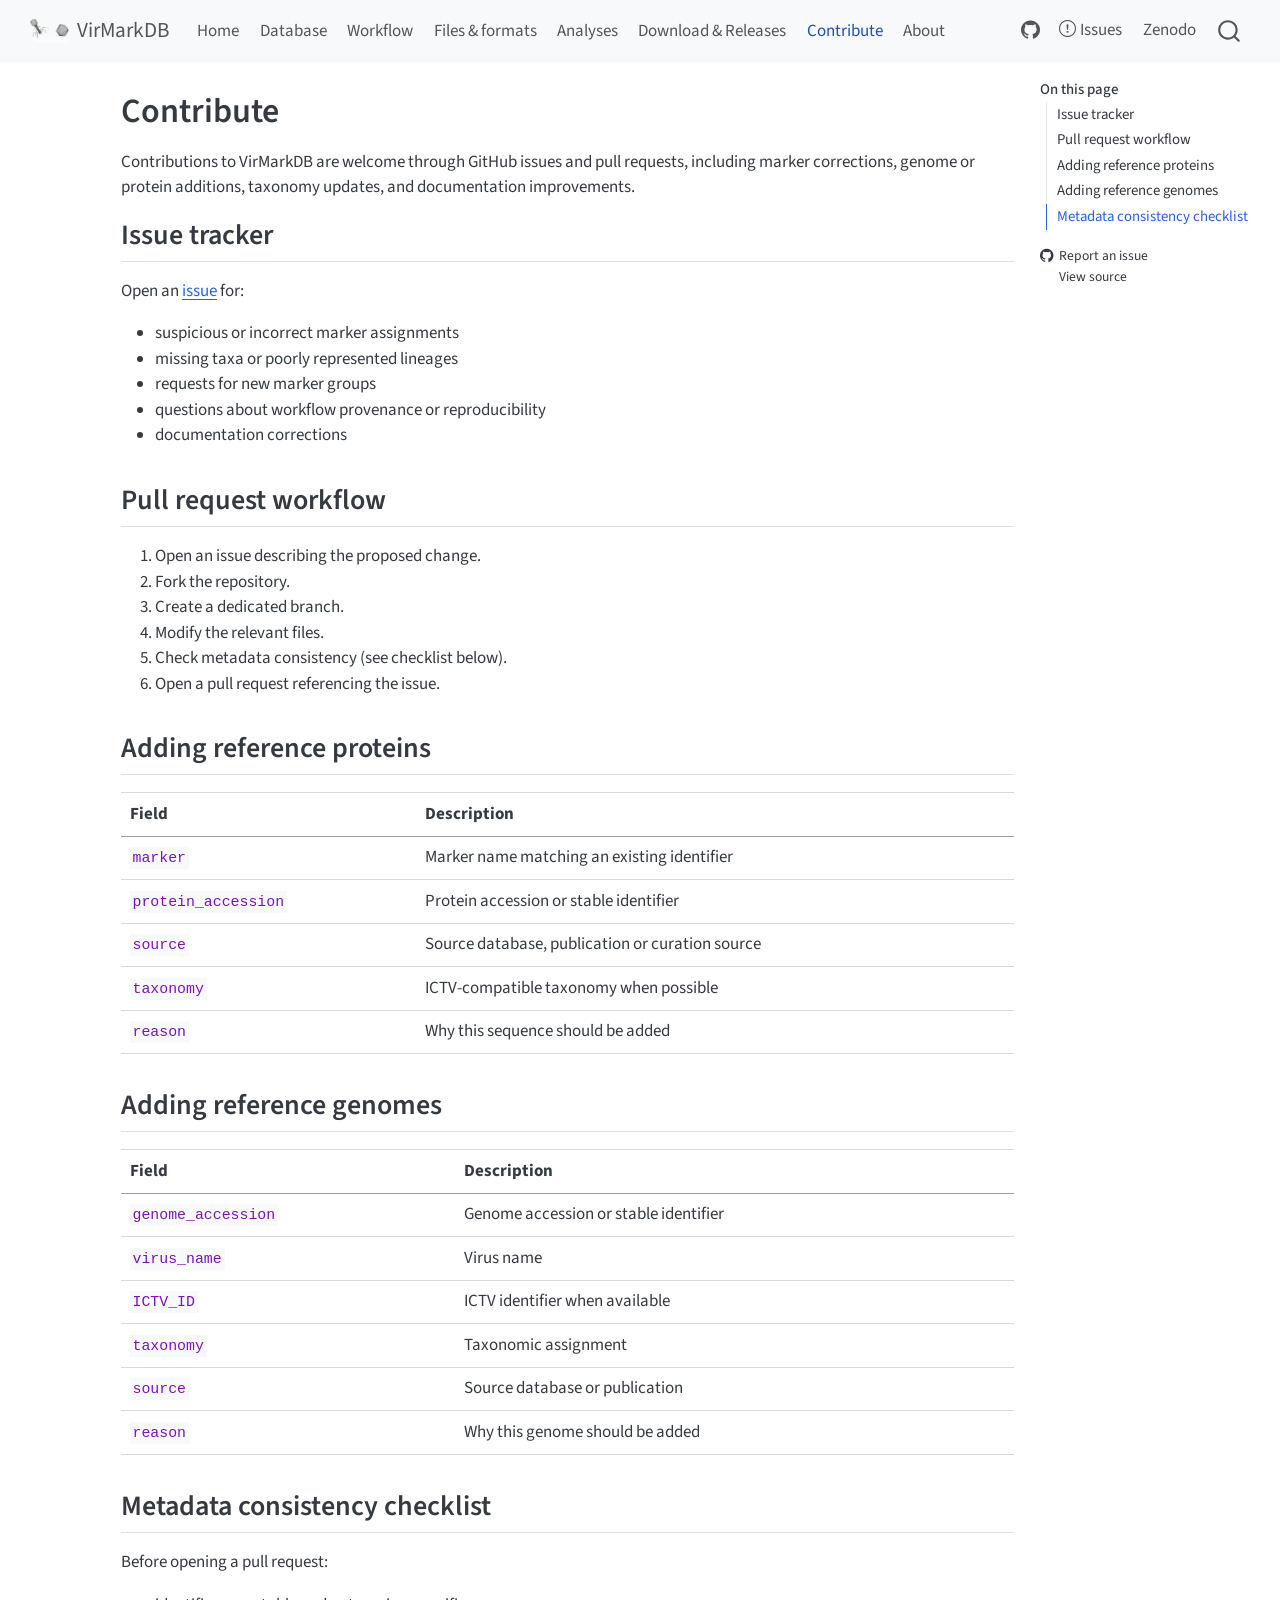
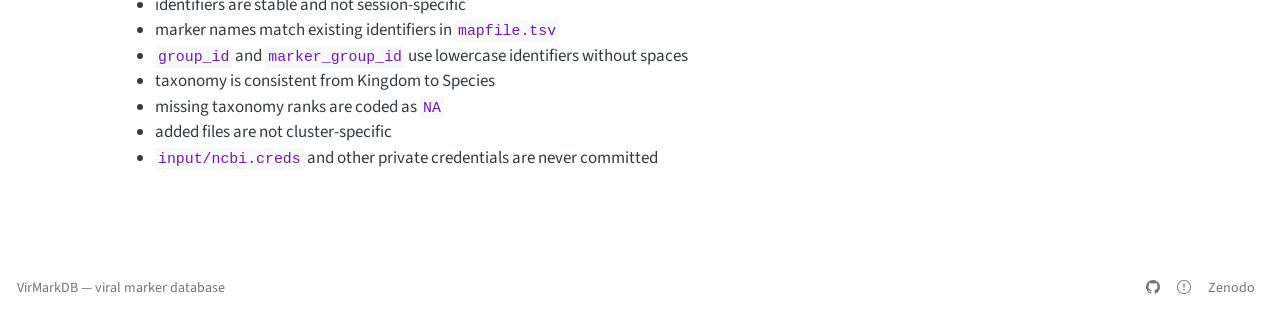
<file: docs/contribute.html>
<!DOCTYPE html>
<html xmlns="http://www.w3.org/1999/xhtml" lang="en" xml:lang="en"><head>

<meta charset="utf-8">
<meta name="generator" content="quarto-1.6.42">

<meta name="viewport" content="width=device-width, initial-scale=1.0, user-scalable=yes">


<title>Contribute – VirMarkDB</title>
<style>
code{white-space: pre-wrap;}
span.smallcaps{font-variant: small-caps;}
div.columns{display: flex; gap: min(4vw, 1.5em);}
div.column{flex: auto; overflow-x: auto;}
div.hanging-indent{margin-left: 1.5em; text-indent: -1.5em;}
ul.task-list{list-style: none;}
ul.task-list li input[type="checkbox"] {
  width: 0.8em;
  margin: 0 0.8em 0.2em -1em; /* quarto-specific, see https://github.com/quarto-dev/quarto-cli/issues/4556 */ 
  vertical-align: middle;
}
</style>


<script src="site_libs/quarto-nav/quarto-nav.js"></script>
<script src="site_libs/quarto-nav/headroom.min.js"></script>
<script src="site_libs/clipboard/clipboard.min.js"></script>
<script src="site_libs/quarto-search/autocomplete.umd.js"></script>
<script src="site_libs/quarto-search/fuse.min.js"></script>
<script src="site_libs/quarto-search/quarto-search.js"></script>
<meta name="quarto:offset" content="./">
<link href="./assets/logo_virmark_blank.png" rel="icon" type="image/png">
<script src="site_libs/quarto-html/quarto.js"></script>
<script src="site_libs/quarto-html/popper.min.js"></script>
<script src="site_libs/quarto-html/tippy.umd.min.js"></script>
<script src="site_libs/quarto-html/anchor.min.js"></script>
<link href="site_libs/quarto-html/tippy.css" rel="stylesheet">
<link href="site_libs/quarto-html/quarto-syntax-highlighting-2f5df379a58b258e96c21c0638c20c03.css" rel="stylesheet" id="quarto-text-highlighting-styles">
<script src="site_libs/bootstrap/bootstrap.min.js"></script>
<link href="site_libs/bootstrap/bootstrap-icons.css" rel="stylesheet">
<link href="site_libs/bootstrap/bootstrap-a5e256e5356073c5be481d0d0d0ba44e.min.css" rel="stylesheet" append-hash="true" id="quarto-bootstrap" data-mode="light">
<script id="quarto-search-options" type="application/json">{
  "location": "navbar",
  "copy-button": false,
  "collapse-after": 3,
  "panel-placement": "end",
  "type": "overlay",
  "limit": 50,
  "keyboard-shortcut": [
    "f",
    "/",
    "s"
  ],
  "show-item-context": false,
  "language": {
    "search-no-results-text": "No results",
    "search-matching-documents-text": "matching documents",
    "search-copy-link-title": "Copy link to search",
    "search-hide-matches-text": "Hide additional matches",
    "search-more-match-text": "more match in this document",
    "search-more-matches-text": "more matches in this document",
    "search-clear-button-title": "Clear",
    "search-text-placeholder": "",
    "search-detached-cancel-button-title": "Cancel",
    "search-submit-button-title": "Submit",
    "search-label": "Search"
  }
}</script>


<link rel="stylesheet" href="styles.css">
</head>

<body class="nav-fixed">

<div id="quarto-search-results"></div>
  <header id="quarto-header" class="headroom fixed-top">
    <nav class="navbar navbar-expand-lg " data-bs-theme="dark">
      <div class="navbar-container container-fluid">
      <div class="navbar-brand-container mx-auto">
    <a href="./index.html" class="navbar-brand navbar-brand-logo">
    <img src="./assets/logo_virmark_blank.png" alt="" class="navbar-logo">
    </a>
    <a class="navbar-brand" href="./index.html">
    <span class="navbar-title">VirMarkDB</span>
    </a>
  </div>
            <div id="quarto-search" class="" title="Search"></div>
          <button class="navbar-toggler" type="button" data-bs-toggle="collapse" data-bs-target="#navbarCollapse" aria-controls="navbarCollapse" role="menu" aria-expanded="false" aria-label="Toggle navigation" onclick="if (window.quartoToggleHeadroom) { window.quartoToggleHeadroom(); }">
  <span class="navbar-toggler-icon"></span>
</button>
          <div class="collapse navbar-collapse" id="navbarCollapse">
            <ul class="navbar-nav navbar-nav-scroll me-auto">
  <li class="nav-item">
    <a class="nav-link" href="./index.html"> 
<span class="menu-text">Home</span></a>
  </li>  
  <li class="nav-item">
    <a class="nav-link" href="./database.html"> 
<span class="menu-text">Database</span></a>
  </li>  
  <li class="nav-item">
    <a class="nav-link" href="./workflow.html"> 
<span class="menu-text">Workflow</span></a>
  </li>  
  <li class="nav-item">
    <a class="nav-link" href="./files-formats.html"> 
<span class="menu-text">Files &amp; formats</span></a>
  </li>  
  <li class="nav-item">
    <a class="nav-link" href="./analysis.html"> 
<span class="menu-text">Analyses</span></a>
  </li>  
  <li class="nav-item">
    <a class="nav-link" href="./releases.html"> 
<span class="menu-text">Download &amp; Releases</span></a>
  </li>  
  <li class="nav-item">
    <a class="nav-link active" href="./contribute.html" aria-current="page"> 
<span class="menu-text">Contribute</span></a>
  </li>  
  <li class="nav-item">
    <a class="nav-link" href="./about.html"> 
<span class="menu-text">About</span></a>
  </li>  
</ul>
            <ul class="navbar-nav navbar-nav-scroll ms-auto">
  <li class="nav-item compact">
    <a class="nav-link" href="https://github.com/Est-oup/VirMarkDB"> <i class="bi bi-github" role="img">
</i> 
<span class="menu-text"></span></a>
  </li>  
  <li class="nav-item">
    <a class="nav-link" href="https://github.com/Est-oup/VirMarkDB/issues"> <i class="bi bi-exclamation-circle" role="img">
</i> 
<span class="menu-text">Issues</span></a>
  </li>  
  <li class="nav-item">
    <a class="nav-link" href="https://zenodo.org/"> 
<span class="menu-text">Zenodo</span></a>
  </li>  
</ul>
          </div> <!-- /navcollapse -->
            <div class="quarto-navbar-tools">
</div>
      </div> <!-- /container-fluid -->
    </nav>
</header>
<!-- content -->
<div id="quarto-content" class="quarto-container page-columns page-rows-contents page-layout-article page-navbar">
<!-- sidebar -->
<!-- margin-sidebar -->
    <div id="quarto-margin-sidebar" class="sidebar margin-sidebar">
        <nav id="TOC" role="doc-toc" class="toc-active">
    <h2 id="toc-title">On this page</h2>
   
  <ul>
  <li><a href="#issue-tracker" id="toc-issue-tracker" class="nav-link active" data-scroll-target="#issue-tracker">Issue tracker</a></li>
  <li><a href="#pull-request-workflow" id="toc-pull-request-workflow" class="nav-link" data-scroll-target="#pull-request-workflow">Pull request workflow</a></li>
  <li><a href="#adding-reference-proteins" id="toc-adding-reference-proteins" class="nav-link" data-scroll-target="#adding-reference-proteins">Adding reference proteins</a></li>
  <li><a href="#adding-reference-genomes" id="toc-adding-reference-genomes" class="nav-link" data-scroll-target="#adding-reference-genomes">Adding reference genomes</a></li>
  <li><a href="#metadata-consistency-checklist" id="toc-metadata-consistency-checklist" class="nav-link" data-scroll-target="#metadata-consistency-checklist">Metadata consistency checklist</a></li>
  </ul>
<div class="toc-actions"><ul><li><a href="https://github.com/Est-oup/VirMarkDB/issues/new" class="toc-action"><i class="bi bi-github"></i>Report an issue</a></li><li><a href="https://github.com/Est-oup/VirMarkDB/blob/main/contribute.qmd" class="toc-action"><i class="bi empty"></i>View source</a></li></ul></div></nav>
    </div>
<!-- main -->
<main class="content" id="quarto-document-content">

<header id="title-block-header" class="quarto-title-block default">
<div class="quarto-title">
<h1 class="title">Contribute</h1>
</div>



<div class="quarto-title-meta">

    
  
    
  </div>
  


</header>


<p>Contributions to VirMarkDB are welcome through GitHub issues and pull requests, including marker corrections, genome or protein additions, taxonomy updates, and documentation improvements.</p>
<section id="issue-tracker" class="level2">
<h2 class="anchored" data-anchor-id="issue-tracker">Issue tracker</h2>
<p>Open an <a href="https://github.com/Est-oup/VirMarkDB/issues">issue</a> for:</p>
<ul>
<li>suspicious or incorrect marker assignments</li>
<li>missing taxa or poorly represented lineages</li>
<li>requests for new marker groups</li>
<li>questions about workflow provenance or reproducibility</li>
<li>documentation corrections</li>
</ul>
</section>
<section id="pull-request-workflow" class="level2">
<h2 class="anchored" data-anchor-id="pull-request-workflow">Pull request workflow</h2>
<ol type="1">
<li>Open an issue describing the proposed change.</li>
<li>Fork the repository.</li>
<li>Create a dedicated branch.</li>
<li>Modify the relevant files.</li>
<li>Check metadata consistency (see checklist below).</li>
<li>Open a pull request referencing the issue.</li>
</ol>
</section>
<section id="adding-reference-proteins" class="level2">
<h2 class="anchored" data-anchor-id="adding-reference-proteins">Adding reference proteins</h2>
<table class="caption-top table">
<thead>
<tr class="header">
<th>Field</th>
<th>Description</th>
</tr>
</thead>
<tbody>
<tr class="odd">
<td><code>marker</code></td>
<td>Marker name matching an existing identifier</td>
</tr>
<tr class="even">
<td><code>protein_accession</code></td>
<td>Protein accession or stable identifier</td>
</tr>
<tr class="odd">
<td><code>source</code></td>
<td>Source database, publication or curation source</td>
</tr>
<tr class="even">
<td><code>taxonomy</code></td>
<td>ICTV-compatible taxonomy when possible</td>
</tr>
<tr class="odd">
<td><code>reason</code></td>
<td>Why this sequence should be added</td>
</tr>
</tbody>
</table>
</section>
<section id="adding-reference-genomes" class="level2">
<h2 class="anchored" data-anchor-id="adding-reference-genomes">Adding reference genomes</h2>
<table class="caption-top table">
<thead>
<tr class="header">
<th>Field</th>
<th>Description</th>
</tr>
</thead>
<tbody>
<tr class="odd">
<td><code>genome_accession</code></td>
<td>Genome accession or stable identifier</td>
</tr>
<tr class="even">
<td><code>virus_name</code></td>
<td>Virus name</td>
</tr>
<tr class="odd">
<td><code>ICTV_ID</code></td>
<td>ICTV identifier when available</td>
</tr>
<tr class="even">
<td><code>taxonomy</code></td>
<td>Taxonomic assignment</td>
</tr>
<tr class="odd">
<td><code>source</code></td>
<td>Source database or publication</td>
</tr>
<tr class="even">
<td><code>reason</code></td>
<td>Why this genome should be added</td>
</tr>
</tbody>
</table>
</section>
<section id="metadata-consistency-checklist" class="level2">
<h2 class="anchored" data-anchor-id="metadata-consistency-checklist">Metadata consistency checklist</h2>
<p>Before opening a pull request:</p>
<ul>
<li>identifiers are stable and not session-specific</li>
<li>marker names match existing identifiers in <code>mapfile.tsv</code></li>
<li><code>group_id</code> and <code>marker_group_id</code> use lowercase identifiers without spaces</li>
<li>taxonomy is consistent from Kingdom to Species</li>
<li>missing taxonomy ranks are coded as <code>NA</code></li>
<li>added files are not cluster-specific</li>
<li><code>input/ncbi.creds</code> and other private credentials are never committed</li>
</ul>


</section>

<a onclick="window.scrollTo(0, 0); return false;" role="button" id="quarto-back-to-top"><i class="bi bi-arrow-up"></i> Back to top</a></main> <!-- /main -->
<script id="quarto-html-after-body" type="application/javascript">
window.document.addEventListener("DOMContentLoaded", function (event) {
  const toggleBodyColorMode = (bsSheetEl) => {
    const mode = bsSheetEl.getAttribute("data-mode");
    const bodyEl = window.document.querySelector("body");
    if (mode === "dark") {
      bodyEl.classList.add("quarto-dark");
      bodyEl.classList.remove("quarto-light");
    } else {
      bodyEl.classList.add("quarto-light");
      bodyEl.classList.remove("quarto-dark");
    }
  }
  const toggleBodyColorPrimary = () => {
    const bsSheetEl = window.document.querySelector("link#quarto-bootstrap");
    if (bsSheetEl) {
      toggleBodyColorMode(bsSheetEl);
    }
  }
  toggleBodyColorPrimary();  
  const icon = "";
  const anchorJS = new window.AnchorJS();
  anchorJS.options = {
    placement: 'right',
    icon: icon
  };
  anchorJS.add('.anchored');
  const isCodeAnnotation = (el) => {
    for (const clz of el.classList) {
      if (clz.startsWith('code-annotation-')) {                     
        return true;
      }
    }
    return false;
  }
  const onCopySuccess = function(e) {
    // button target
    const button = e.trigger;
    // don't keep focus
    button.blur();
    // flash "checked"
    button.classList.add('code-copy-button-checked');
    var currentTitle = button.getAttribute("title");
    button.setAttribute("title", "Copied!");
    let tooltip;
    if (window.bootstrap) {
      button.setAttribute("data-bs-toggle", "tooltip");
      button.setAttribute("data-bs-placement", "left");
      button.setAttribute("data-bs-title", "Copied!");
      tooltip = new bootstrap.Tooltip(button, 
        { trigger: "manual", 
          customClass: "code-copy-button-tooltip",
          offset: [0, -8]});
      tooltip.show();    
    }
    setTimeout(function() {
      if (tooltip) {
        tooltip.hide();
        button.removeAttribute("data-bs-title");
        button.removeAttribute("data-bs-toggle");
        button.removeAttribute("data-bs-placement");
      }
      button.setAttribute("title", currentTitle);
      button.classList.remove('code-copy-button-checked');
    }, 1000);
    // clear code selection
    e.clearSelection();
  }
  const getTextToCopy = function(trigger) {
      const codeEl = trigger.previousElementSibling.cloneNode(true);
      for (const childEl of codeEl.children) {
        if (isCodeAnnotation(childEl)) {
          childEl.remove();
        }
      }
      return codeEl.innerText;
  }
  const clipboard = new window.ClipboardJS('.code-copy-button:not([data-in-quarto-modal])', {
    text: getTextToCopy
  });
  clipboard.on('success', onCopySuccess);
  if (window.document.getElementById('quarto-embedded-source-code-modal')) {
    const clipboardModal = new window.ClipboardJS('.code-copy-button[data-in-quarto-modal]', {
      text: getTextToCopy,
      container: window.document.getElementById('quarto-embedded-source-code-modal')
    });
    clipboardModal.on('success', onCopySuccess);
  }
    var localhostRegex = new RegExp(/^(?:http|https):\/\/localhost\:?[0-9]*\//);
    var mailtoRegex = new RegExp(/^mailto:/);
      var filterRegex = new RegExp("https:\/\/est-oup\.github\.io\/VirMarkDB\/");
    var isInternal = (href) => {
        return filterRegex.test(href) || localhostRegex.test(href) || mailtoRegex.test(href);
    }
    // Inspect non-navigation links and adorn them if external
 	var links = window.document.querySelectorAll('a[href]:not(.nav-link):not(.navbar-brand):not(.toc-action):not(.sidebar-link):not(.sidebar-item-toggle):not(.pagination-link):not(.no-external):not([aria-hidden]):not(.dropdown-item):not(.quarto-navigation-tool):not(.about-link)');
    for (var i=0; i<links.length; i++) {
      const link = links[i];
      if (!isInternal(link.href)) {
        // undo the damage that might have been done by quarto-nav.js in the case of
        // links that we want to consider external
        if (link.dataset.originalHref !== undefined) {
          link.href = link.dataset.originalHref;
        }
      }
    }
  function tippyHover(el, contentFn, onTriggerFn, onUntriggerFn) {
    const config = {
      allowHTML: true,
      maxWidth: 500,
      delay: 100,
      arrow: false,
      appendTo: function(el) {
          return el.parentElement;
      },
      interactive: true,
      interactiveBorder: 10,
      theme: 'quarto',
      placement: 'bottom-start',
    };
    if (contentFn) {
      config.content = contentFn;
    }
    if (onTriggerFn) {
      config.onTrigger = onTriggerFn;
    }
    if (onUntriggerFn) {
      config.onUntrigger = onUntriggerFn;
    }
    window.tippy(el, config); 
  }
  const noterefs = window.document.querySelectorAll('a[role="doc-noteref"]');
  for (var i=0; i<noterefs.length; i++) {
    const ref = noterefs[i];
    tippyHover(ref, function() {
      // use id or data attribute instead here
      let href = ref.getAttribute('data-footnote-href') || ref.getAttribute('href');
      try { href = new URL(href).hash; } catch {}
      const id = href.replace(/^#\/?/, "");
      const note = window.document.getElementById(id);
      if (note) {
        return note.innerHTML;
      } else {
        return "";
      }
    });
  }
  const xrefs = window.document.querySelectorAll('a.quarto-xref');
  const processXRef = (id, note) => {
    // Strip column container classes
    const stripColumnClz = (el) => {
      el.classList.remove("page-full", "page-columns");
      if (el.children) {
        for (const child of el.children) {
          stripColumnClz(child);
        }
      }
    }
    stripColumnClz(note)
    if (id === null || id.startsWith('sec-')) {
      // Special case sections, only their first couple elements
      const container = document.createElement("div");
      if (note.children && note.children.length > 2) {
        container.appendChild(note.children[0].cloneNode(true));
        for (let i = 1; i < note.children.length; i++) {
          const child = note.children[i];
          if (child.tagName === "P" && child.innerText === "") {
            continue;
          } else {
            container.appendChild(child.cloneNode(true));
            break;
          }
        }
        if (window.Quarto?.typesetMath) {
          window.Quarto.typesetMath(container);
        }
        return container.innerHTML
      } else {
        if (window.Quarto?.typesetMath) {
          window.Quarto.typesetMath(note);
        }
        return note.innerHTML;
      }
    } else {
      // Remove any anchor links if they are present
      const anchorLink = note.querySelector('a.anchorjs-link');
      if (anchorLink) {
        anchorLink.remove();
      }
      if (window.Quarto?.typesetMath) {
        window.Quarto.typesetMath(note);
      }
      if (note.classList.contains("callout")) {
        return note.outerHTML;
      } else {
        return note.innerHTML;
      }
    }
  }
  for (var i=0; i<xrefs.length; i++) {
    const xref = xrefs[i];
    tippyHover(xref, undefined, function(instance) {
      instance.disable();
      let url = xref.getAttribute('href');
      let hash = undefined; 
      if (url.startsWith('#')) {
        hash = url;
      } else {
        try { hash = new URL(url).hash; } catch {}
      }
      if (hash) {
        const id = hash.replace(/^#\/?/, "");
        const note = window.document.getElementById(id);
        if (note !== null) {
          try {
            const html = processXRef(id, note.cloneNode(true));
            instance.setContent(html);
          } finally {
            instance.enable();
            instance.show();
          }
        } else {
          // See if we can fetch this
          fetch(url.split('#')[0])
          .then(res => res.text())
          .then(html => {
            const parser = new DOMParser();
            const htmlDoc = parser.parseFromString(html, "text/html");
            const note = htmlDoc.getElementById(id);
            if (note !== null) {
              const html = processXRef(id, note);
              instance.setContent(html);
            } 
          }).finally(() => {
            instance.enable();
            instance.show();
          });
        }
      } else {
        // See if we can fetch a full url (with no hash to target)
        // This is a special case and we should probably do some content thinning / targeting
        fetch(url)
        .then(res => res.text())
        .then(html => {
          const parser = new DOMParser();
          const htmlDoc = parser.parseFromString(html, "text/html");
          const note = htmlDoc.querySelector('main.content');
          if (note !== null) {
            // This should only happen for chapter cross references
            // (since there is no id in the URL)
            // remove the first header
            if (note.children.length > 0 && note.children[0].tagName === "HEADER") {
              note.children[0].remove();
            }
            const html = processXRef(null, note);
            instance.setContent(html);
          } 
        }).finally(() => {
          instance.enable();
          instance.show();
        });
      }
    }, function(instance) {
    });
  }
      let selectedAnnoteEl;
      const selectorForAnnotation = ( cell, annotation) => {
        let cellAttr = 'data-code-cell="' + cell + '"';
        let lineAttr = 'data-code-annotation="' +  annotation + '"';
        const selector = 'span[' + cellAttr + '][' + lineAttr + ']';
        return selector;
      }
      const selectCodeLines = (annoteEl) => {
        const doc = window.document;
        const targetCell = annoteEl.getAttribute("data-target-cell");
        const targetAnnotation = annoteEl.getAttribute("data-target-annotation");
        const annoteSpan = window.document.querySelector(selectorForAnnotation(targetCell, targetAnnotation));
        const lines = annoteSpan.getAttribute("data-code-lines").split(",");
        const lineIds = lines.map((line) => {
          return targetCell + "-" + line;
        })
        let top = null;
        let height = null;
        let parent = null;
        if (lineIds.length > 0) {
            //compute the position of the single el (top and bottom and make a div)
            const el = window.document.getElementById(lineIds[0]);
            top = el.offsetTop;
            height = el.offsetHeight;
            parent = el.parentElement.parentElement;
          if (lineIds.length > 1) {
            const lastEl = window.document.getElementById(lineIds[lineIds.length - 1]);
            const bottom = lastEl.offsetTop + lastEl.offsetHeight;
            height = bottom - top;
          }
          if (top !== null && height !== null && parent !== null) {
            // cook up a div (if necessary) and position it 
            let div = window.document.getElementById("code-annotation-line-highlight");
            if (div === null) {
              div = window.document.createElement("div");
              div.setAttribute("id", "code-annotation-line-highlight");
              div.style.position = 'absolute';
              parent.appendChild(div);
            }
            div.style.top = top - 2 + "px";
            div.style.height = height + 4 + "px";
            div.style.left = 0;
            let gutterDiv = window.document.getElementById("code-annotation-line-highlight-gutter");
            if (gutterDiv === null) {
              gutterDiv = window.document.createElement("div");
              gutterDiv.setAttribute("id", "code-annotation-line-highlight-gutter");
              gutterDiv.style.position = 'absolute';
              const codeCell = window.document.getElementById(targetCell);
              const gutter = codeCell.querySelector('.code-annotation-gutter');
              gutter.appendChild(gutterDiv);
            }
            gutterDiv.style.top = top - 2 + "px";
            gutterDiv.style.height = height + 4 + "px";
          }
          selectedAnnoteEl = annoteEl;
        }
      };
      const unselectCodeLines = () => {
        const elementsIds = ["code-annotation-line-highlight", "code-annotation-line-highlight-gutter"];
        elementsIds.forEach((elId) => {
          const div = window.document.getElementById(elId);
          if (div) {
            div.remove();
          }
        });
        selectedAnnoteEl = undefined;
      };
        // Handle positioning of the toggle
    window.addEventListener(
      "resize",
      throttle(() => {
        elRect = undefined;
        if (selectedAnnoteEl) {
          selectCodeLines(selectedAnnoteEl);
        }
      }, 10)
    );
    function throttle(fn, ms) {
    let throttle = false;
    let timer;
      return (...args) => {
        if(!throttle) { // first call gets through
            fn.apply(this, args);
            throttle = true;
        } else { // all the others get throttled
            if(timer) clearTimeout(timer); // cancel #2
            timer = setTimeout(() => {
              fn.apply(this, args);
              timer = throttle = false;
            }, ms);
        }
      };
    }
      // Attach click handler to the DT
      const annoteDls = window.document.querySelectorAll('dt[data-target-cell]');
      for (const annoteDlNode of annoteDls) {
        annoteDlNode.addEventListener('click', (event) => {
          const clickedEl = event.target;
          if (clickedEl !== selectedAnnoteEl) {
            unselectCodeLines();
            const activeEl = window.document.querySelector('dt[data-target-cell].code-annotation-active');
            if (activeEl) {
              activeEl.classList.remove('code-annotation-active');
            }
            selectCodeLines(clickedEl);
            clickedEl.classList.add('code-annotation-active');
          } else {
            // Unselect the line
            unselectCodeLines();
            clickedEl.classList.remove('code-annotation-active');
          }
        });
      }
  const findCites = (el) => {
    const parentEl = el.parentElement;
    if (parentEl) {
      const cites = parentEl.dataset.cites;
      if (cites) {
        return {
          el,
          cites: cites.split(' ')
        };
      } else {
        return findCites(el.parentElement)
      }
    } else {
      return undefined;
    }
  };
  var bibliorefs = window.document.querySelectorAll('a[role="doc-biblioref"]');
  for (var i=0; i<bibliorefs.length; i++) {
    const ref = bibliorefs[i];
    const citeInfo = findCites(ref);
    if (citeInfo) {
      tippyHover(citeInfo.el, function() {
        var popup = window.document.createElement('div');
        citeInfo.cites.forEach(function(cite) {
          var citeDiv = window.document.createElement('div');
          citeDiv.classList.add('hanging-indent');
          citeDiv.classList.add('csl-entry');
          var biblioDiv = window.document.getElementById('ref-' + cite);
          if (biblioDiv) {
            citeDiv.innerHTML = biblioDiv.innerHTML;
          }
          popup.appendChild(citeDiv);
        });
        return popup.innerHTML;
      });
    }
  }
});
</script>
</div> <!-- /content -->
<footer class="footer">
  <div class="nav-footer">
    <div class="nav-footer-left">
<p>VirMarkDB — viral marker database</p>
</div>   
    <div class="nav-footer-center">
      &nbsp;
    <div class="toc-actions d-sm-block d-md-none"><ul><li><a href="https://github.com/Est-oup/VirMarkDB/issues/new" class="toc-action"><i class="bi bi-github"></i>Report an issue</a></li><li><a href="https://github.com/Est-oup/VirMarkDB/blob/main/contribute.qmd" class="toc-action"><i class="bi empty"></i>View source</a></li></ul></div></div>
    <div class="nav-footer-right">
      <ul class="footer-items list-unstyled">
    <li class="nav-item compact">
    <a class="nav-link" href="https://github.com/Est-oup/VirMarkDB">
      <i class="bi bi-github" role="img">
</i> 
    </a>
  </li>  
    <li class="nav-item compact">
    <a class="nav-link" href="https://github.com/Est-oup/VirMarkDB/issues">
      <i class="bi bi-exclamation-circle" role="img">
</i> 
    </a>
  </li>  
    <li class="nav-item">
    <a class="nav-link" href="https://zenodo.org/">
<p>Zenodo</p>
</a>
  </li>  
</ul>
    </div>
  </div>
</footer>




</body></html>
</file>
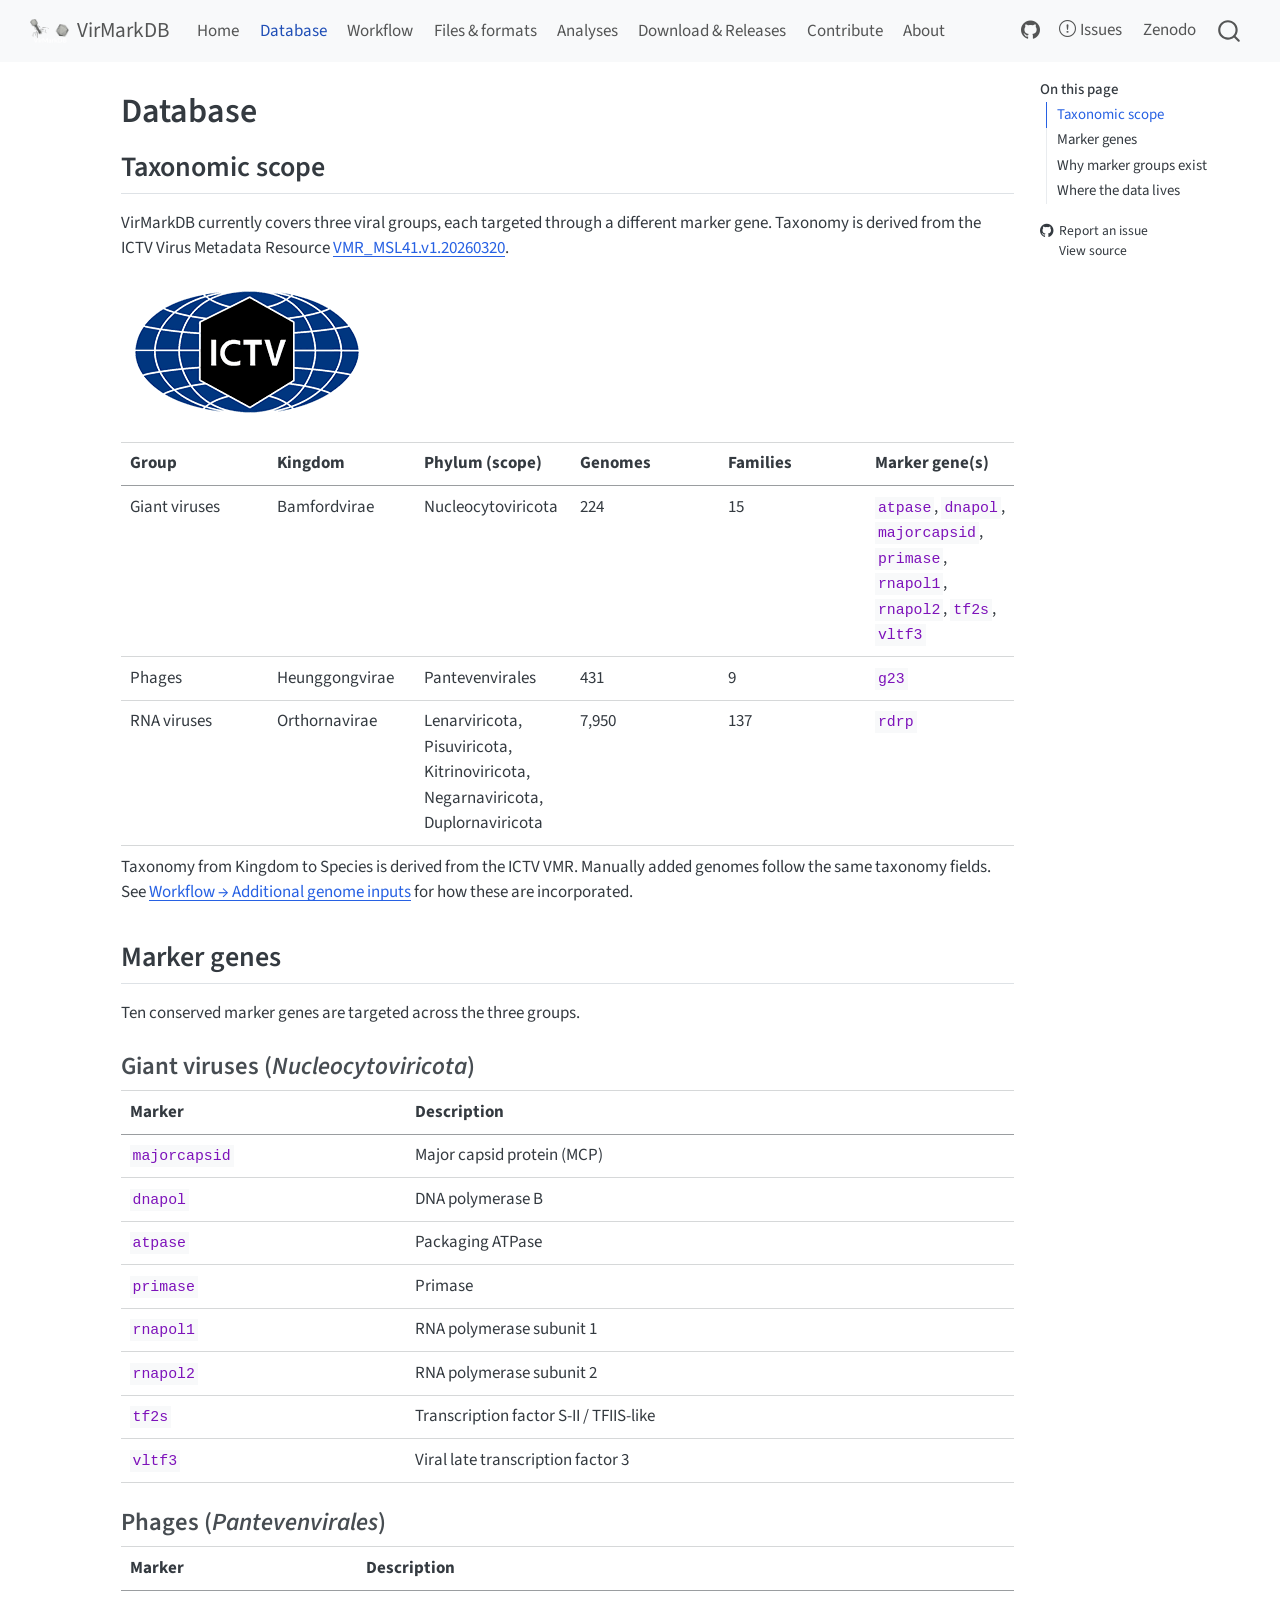
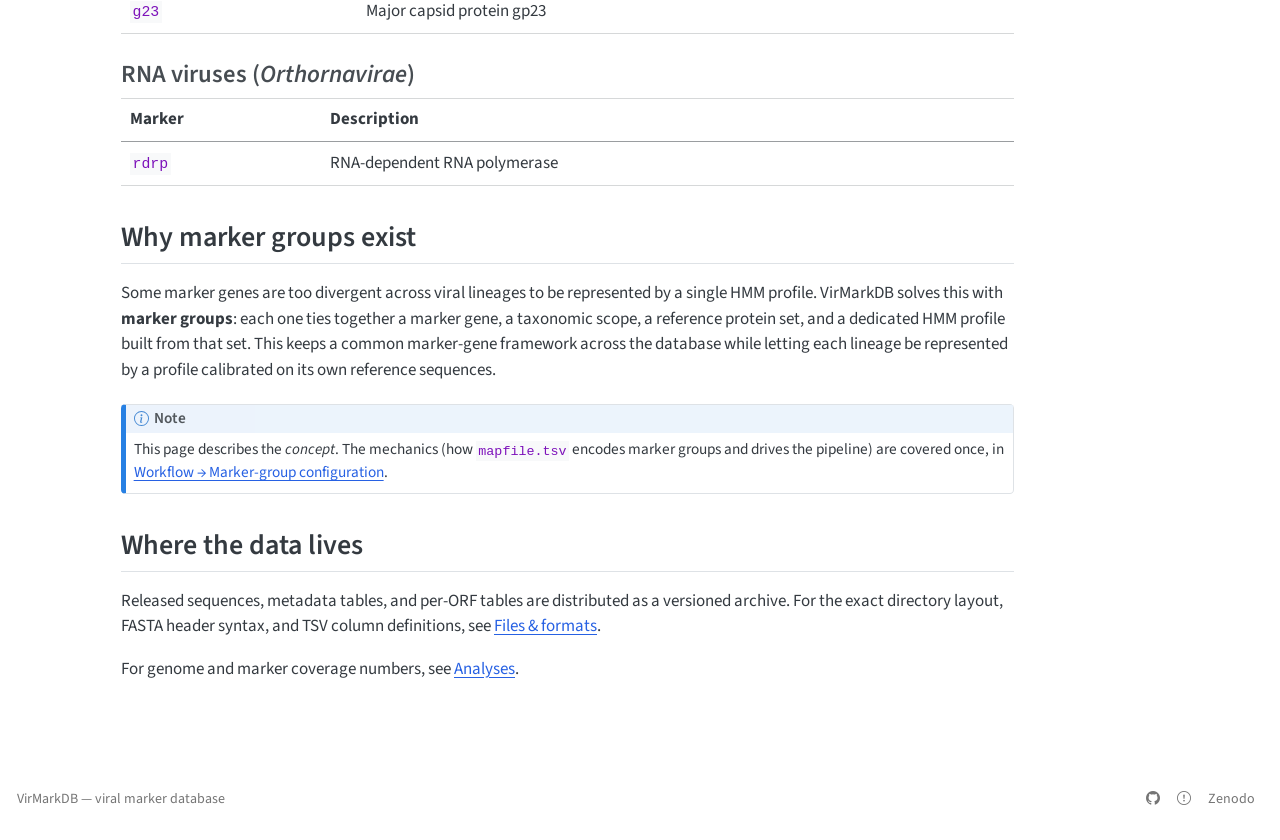
<file: docs/database.html>
<!DOCTYPE html>
<html xmlns="http://www.w3.org/1999/xhtml" lang="en" xml:lang="en"><head>

<meta charset="utf-8">
<meta name="generator" content="quarto-1.6.42">

<meta name="viewport" content="width=device-width, initial-scale=1.0, user-scalable=yes">


<title>Database – VirMarkDB</title>
<style>
code{white-space: pre-wrap;}
span.smallcaps{font-variant: small-caps;}
div.columns{display: flex; gap: min(4vw, 1.5em);}
div.column{flex: auto; overflow-x: auto;}
div.hanging-indent{margin-left: 1.5em; text-indent: -1.5em;}
ul.task-list{list-style: none;}
ul.task-list li input[type="checkbox"] {
  width: 0.8em;
  margin: 0 0.8em 0.2em -1em; /* quarto-specific, see https://github.com/quarto-dev/quarto-cli/issues/4556 */ 
  vertical-align: middle;
}
</style>


<script src="site_libs/quarto-nav/quarto-nav.js"></script>
<script src="site_libs/quarto-nav/headroom.min.js"></script>
<script src="site_libs/clipboard/clipboard.min.js"></script>
<script src="site_libs/quarto-search/autocomplete.umd.js"></script>
<script src="site_libs/quarto-search/fuse.min.js"></script>
<script src="site_libs/quarto-search/quarto-search.js"></script>
<meta name="quarto:offset" content="./">
<link href="./assets/logo_virmark_blank.png" rel="icon" type="image/png">
<script src="site_libs/quarto-html/quarto.js"></script>
<script src="site_libs/quarto-html/popper.min.js"></script>
<script src="site_libs/quarto-html/tippy.umd.min.js"></script>
<script src="site_libs/quarto-html/anchor.min.js"></script>
<link href="site_libs/quarto-html/tippy.css" rel="stylesheet">
<link href="site_libs/quarto-html/quarto-syntax-highlighting-2f5df379a58b258e96c21c0638c20c03.css" rel="stylesheet" id="quarto-text-highlighting-styles">
<script src="site_libs/bootstrap/bootstrap.min.js"></script>
<link href="site_libs/bootstrap/bootstrap-icons.css" rel="stylesheet">
<link href="site_libs/bootstrap/bootstrap-a5e256e5356073c5be481d0d0d0ba44e.min.css" rel="stylesheet" append-hash="true" id="quarto-bootstrap" data-mode="light">
<script id="quarto-search-options" type="application/json">{
  "location": "navbar",
  "copy-button": false,
  "collapse-after": 3,
  "panel-placement": "end",
  "type": "overlay",
  "limit": 50,
  "keyboard-shortcut": [
    "f",
    "/",
    "s"
  ],
  "show-item-context": false,
  "language": {
    "search-no-results-text": "No results",
    "search-matching-documents-text": "matching documents",
    "search-copy-link-title": "Copy link to search",
    "search-hide-matches-text": "Hide additional matches",
    "search-more-match-text": "more match in this document",
    "search-more-matches-text": "more matches in this document",
    "search-clear-button-title": "Clear",
    "search-text-placeholder": "",
    "search-detached-cancel-button-title": "Cancel",
    "search-submit-button-title": "Submit",
    "search-label": "Search"
  }
}</script>


<link rel="stylesheet" href="styles.css">
</head>

<body class="nav-fixed">

<div id="quarto-search-results"></div>
  <header id="quarto-header" class="headroom fixed-top">
    <nav class="navbar navbar-expand-lg " data-bs-theme="dark">
      <div class="navbar-container container-fluid">
      <div class="navbar-brand-container mx-auto">
    <a href="./index.html" class="navbar-brand navbar-brand-logo">
    <img src="./assets/logo_virmark_blank.png" alt="" class="navbar-logo">
    </a>
    <a class="navbar-brand" href="./index.html">
    <span class="navbar-title">VirMarkDB</span>
    </a>
  </div>
            <div id="quarto-search" class="" title="Search"></div>
          <button class="navbar-toggler" type="button" data-bs-toggle="collapse" data-bs-target="#navbarCollapse" aria-controls="navbarCollapse" role="menu" aria-expanded="false" aria-label="Toggle navigation" onclick="if (window.quartoToggleHeadroom) { window.quartoToggleHeadroom(); }">
  <span class="navbar-toggler-icon"></span>
</button>
          <div class="collapse navbar-collapse" id="navbarCollapse">
            <ul class="navbar-nav navbar-nav-scroll me-auto">
  <li class="nav-item">
    <a class="nav-link" href="./index.html"> 
<span class="menu-text">Home</span></a>
  </li>  
  <li class="nav-item">
    <a class="nav-link active" href="./database.html" aria-current="page"> 
<span class="menu-text">Database</span></a>
  </li>  
  <li class="nav-item">
    <a class="nav-link" href="./workflow.html"> 
<span class="menu-text">Workflow</span></a>
  </li>  
  <li class="nav-item">
    <a class="nav-link" href="./files-formats.html"> 
<span class="menu-text">Files &amp; formats</span></a>
  </li>  
  <li class="nav-item">
    <a class="nav-link" href="./analysis.html"> 
<span class="menu-text">Analyses</span></a>
  </li>  
  <li class="nav-item">
    <a class="nav-link" href="./releases.html"> 
<span class="menu-text">Download &amp; Releases</span></a>
  </li>  
  <li class="nav-item">
    <a class="nav-link" href="./contribute.html"> 
<span class="menu-text">Contribute</span></a>
  </li>  
  <li class="nav-item">
    <a class="nav-link" href="./about.html"> 
<span class="menu-text">About</span></a>
  </li>  
</ul>
            <ul class="navbar-nav navbar-nav-scroll ms-auto">
  <li class="nav-item compact">
    <a class="nav-link" href="https://github.com/Est-oup/VirMarkDB"> <i class="bi bi-github" role="img">
</i> 
<span class="menu-text"></span></a>
  </li>  
  <li class="nav-item">
    <a class="nav-link" href="https://github.com/Est-oup/VirMarkDB/issues"> <i class="bi bi-exclamation-circle" role="img">
</i> 
<span class="menu-text">Issues</span></a>
  </li>  
  <li class="nav-item">
    <a class="nav-link" href="https://zenodo.org/"> 
<span class="menu-text">Zenodo</span></a>
  </li>  
</ul>
          </div> <!-- /navcollapse -->
            <div class="quarto-navbar-tools">
</div>
      </div> <!-- /container-fluid -->
    </nav>
</header>
<!-- content -->
<div id="quarto-content" class="quarto-container page-columns page-rows-contents page-layout-article page-navbar">
<!-- sidebar -->
<!-- margin-sidebar -->
    <div id="quarto-margin-sidebar" class="sidebar margin-sidebar">
        <nav id="TOC" role="doc-toc" class="toc-active">
    <h2 id="toc-title">On this page</h2>
   
  <ul>
  <li><a href="#taxonomic-scope" id="toc-taxonomic-scope" class="nav-link active" data-scroll-target="#taxonomic-scope">Taxonomic scope</a></li>
  <li><a href="#marker-genes" id="toc-marker-genes" class="nav-link" data-scroll-target="#marker-genes">Marker genes</a>
  <ul class="collapse">
  <li><a href="#giant-viruses-nucleocytoviricota" id="toc-giant-viruses-nucleocytoviricota" class="nav-link" data-scroll-target="#giant-viruses-nucleocytoviricota">Giant viruses (<em>Nucleocytoviricota</em>)</a></li>
  <li><a href="#phages-pantevenvirales" id="toc-phages-pantevenvirales" class="nav-link" data-scroll-target="#phages-pantevenvirales">Phages (<em>Pantevenvirales</em>)</a></li>
  <li><a href="#rna-viruses-orthornavirae" id="toc-rna-viruses-orthornavirae" class="nav-link" data-scroll-target="#rna-viruses-orthornavirae">RNA viruses (<em>Orthornavirae</em>)</a></li>
  </ul></li>
  <li><a href="#why-marker-groups-exist" id="toc-why-marker-groups-exist" class="nav-link" data-scroll-target="#why-marker-groups-exist">Why marker groups exist</a></li>
  <li><a href="#where-the-data-lives" id="toc-where-the-data-lives" class="nav-link" data-scroll-target="#where-the-data-lives">Where the data lives</a></li>
  </ul>
<div class="toc-actions"><ul><li><a href="https://github.com/Est-oup/VirMarkDB/issues/new" class="toc-action"><i class="bi bi-github"></i>Report an issue</a></li><li><a href="https://github.com/Est-oup/VirMarkDB/blob/main/database.qmd" class="toc-action"><i class="bi empty"></i>View source</a></li></ul></div></nav>
    </div>
<!-- main -->
<main class="content" id="quarto-document-content">

<header id="title-block-header" class="quarto-title-block default">
<div class="quarto-title">
<h1 class="title">Database</h1>
</div>



<div class="quarto-title-meta">

    
  
    
  </div>
  


</header>


<section id="taxonomic-scope" class="level2">
<h2 class="anchored" data-anchor-id="taxonomic-scope">Taxonomic scope</h2>
<p>VirMarkDB currently covers three viral groups, each targeted through a different marker gene. Taxonomy is derived from the ICTV Virus Metadata Resource <a href="https://ictv.global/sites/default/files/VMR/VMR_MSL41.v1.20260320.xlsx">VMR_MSL41.v1.20260320</a>.</p>
<p><a href="https://ictv.global/"><img src="assets/ictv_logo.png" class="img-fluid"></a></p>
<table class="caption-top table">
<colgroup>
<col style="width: 16%">
<col style="width: 16%">
<col style="width: 16%">
<col style="width: 16%">
<col style="width: 16%">
<col style="width: 16%">
</colgroup>
<thead>
<tr class="header">
<th>Group</th>
<th>Kingdom</th>
<th>Phylum (scope)</th>
<th>Genomes</th>
<th>Families</th>
<th>Marker gene(s)</th>
</tr>
</thead>
<tbody>
<tr class="odd">
<td>Giant viruses</td>
<td>Bamfordvirae</td>
<td>Nucleocytoviricota</td>
<td>224</td>
<td>15</td>
<td><code>atpase</code>, <code>dnapol</code>, <code>majorcapsid</code>, <code>primase</code>, <code>rnapol1</code>, <code>rnapol2</code>, <code>tf2s</code>, <code>vltf3</code></td>
</tr>
<tr class="even">
<td>Phages</td>
<td>Heunggongvirae</td>
<td>Pantevenvirales</td>
<td>431</td>
<td>9</td>
<td><code>g23</code></td>
</tr>
<tr class="odd">
<td>RNA viruses</td>
<td>Orthornavirae</td>
<td>Lenarviricota, Pisuviricota, Kitrinoviricota, Negarnaviricota, Duplornaviricota</td>
<td>7,950</td>
<td>137</td>
<td><code>rdrp</code></td>
</tr>
</tbody>
</table>
<p>Taxonomy from Kingdom to Species is derived from the ICTV VMR. Manually added genomes follow the same taxonomy fields. See <a href="./workflow.html#additional-genome-inputs">Workflow → Additional genome inputs</a> for how these are incorporated.</p>
</section>
<section id="marker-genes" class="level2">
<h2 class="anchored" data-anchor-id="marker-genes">Marker genes</h2>
<p>Ten conserved marker genes are targeted across the three groups.</p>
<section id="giant-viruses-nucleocytoviricota" class="level3">
<h3 class="anchored" data-anchor-id="giant-viruses-nucleocytoviricota">Giant viruses (<em>Nucleocytoviricota</em>)</h3>
<table class="caption-top table">
<thead>
<tr class="header">
<th>Marker</th>
<th>Description</th>
</tr>
</thead>
<tbody>
<tr class="odd">
<td><code>majorcapsid</code></td>
<td>Major capsid protein (MCP)</td>
</tr>
<tr class="even">
<td><code>dnapol</code></td>
<td>DNA polymerase B</td>
</tr>
<tr class="odd">
<td><code>atpase</code></td>
<td>Packaging ATPase</td>
</tr>
<tr class="even">
<td><code>primase</code></td>
<td>Primase</td>
</tr>
<tr class="odd">
<td><code>rnapol1</code></td>
<td>RNA polymerase subunit 1</td>
</tr>
<tr class="even">
<td><code>rnapol2</code></td>
<td>RNA polymerase subunit 2</td>
</tr>
<tr class="odd">
<td><code>tf2s</code></td>
<td>Transcription factor S-II / TFIIS-like</td>
</tr>
<tr class="even">
<td><code>vltf3</code></td>
<td>Viral late transcription factor 3</td>
</tr>
</tbody>
</table>
</section>
<section id="phages-pantevenvirales" class="level3">
<h3 class="anchored" data-anchor-id="phages-pantevenvirales">Phages (<em>Pantevenvirales</em>)</h3>
<table class="caption-top table">
<thead>
<tr class="header">
<th>Marker</th>
<th>Description</th>
</tr>
</thead>
<tbody>
<tr class="odd">
<td><code>g23</code></td>
<td>Major capsid protein gp23</td>
</tr>
</tbody>
</table>
</section>
<section id="rna-viruses-orthornavirae" class="level3">
<h3 class="anchored" data-anchor-id="rna-viruses-orthornavirae">RNA viruses (<em>Orthornavirae</em>)</h3>
<table class="caption-top table">
<thead>
<tr class="header">
<th>Marker</th>
<th>Description</th>
</tr>
</thead>
<tbody>
<tr class="odd">
<td><code>rdrp</code></td>
<td>RNA-dependent RNA polymerase</td>
</tr>
</tbody>
</table>
</section>
</section>
<section id="why-marker-groups-exist" class="level2">
<h2 class="anchored" data-anchor-id="why-marker-groups-exist">Why marker groups exist</h2>
<p>Some marker genes are too divergent across viral lineages to be represented by a single HMM profile. VirMarkDB solves this with <strong>marker groups</strong>: each one ties together a marker gene, a taxonomic scope, a reference protein set, and a dedicated HMM profile built from that set. This keeps a common marker-gene framework across the database while letting each lineage be represented by a profile calibrated on its own reference sequences.</p>
<div class="callout callout-style-default callout-note callout-titled">
<div class="callout-header d-flex align-content-center">
<div class="callout-icon-container">
<i class="callout-icon"></i>
</div>
<div class="callout-title-container flex-fill">
Note
</div>
</div>
<div class="callout-body-container callout-body">
<p>This page describes the <em>concept</em>. The mechanics (how <code>mapfile.tsv</code> encodes marker groups and drives the pipeline) are covered once, in <a href="./workflow.html#marker-group-configuration">Workflow → Marker-group configuration</a>.</p>
</div>
</div>
</section>
<section id="where-the-data-lives" class="level2">
<h2 class="anchored" data-anchor-id="where-the-data-lives">Where the data lives</h2>
<p>Released sequences, metadata tables, and per-ORF tables are distributed as a versioned archive. For the exact directory layout, FASTA header syntax, and TSV column definitions, see <a href="./files-formats.html">Files &amp; formats</a>.</p>
<p>For genome and marker coverage numbers, see <a href="./analysis.html">Analyses</a>.</p>


</section>

<a onclick="window.scrollTo(0, 0); return false;" role="button" id="quarto-back-to-top"><i class="bi bi-arrow-up"></i> Back to top</a></main> <!-- /main -->
<script id="quarto-html-after-body" type="application/javascript">
window.document.addEventListener("DOMContentLoaded", function (event) {
  const toggleBodyColorMode = (bsSheetEl) => {
    const mode = bsSheetEl.getAttribute("data-mode");
    const bodyEl = window.document.querySelector("body");
    if (mode === "dark") {
      bodyEl.classList.add("quarto-dark");
      bodyEl.classList.remove("quarto-light");
    } else {
      bodyEl.classList.add("quarto-light");
      bodyEl.classList.remove("quarto-dark");
    }
  }
  const toggleBodyColorPrimary = () => {
    const bsSheetEl = window.document.querySelector("link#quarto-bootstrap");
    if (bsSheetEl) {
      toggleBodyColorMode(bsSheetEl);
    }
  }
  toggleBodyColorPrimary();  
  const icon = "";
  const anchorJS = new window.AnchorJS();
  anchorJS.options = {
    placement: 'right',
    icon: icon
  };
  anchorJS.add('.anchored');
  const isCodeAnnotation = (el) => {
    for (const clz of el.classList) {
      if (clz.startsWith('code-annotation-')) {                     
        return true;
      }
    }
    return false;
  }
  const onCopySuccess = function(e) {
    // button target
    const button = e.trigger;
    // don't keep focus
    button.blur();
    // flash "checked"
    button.classList.add('code-copy-button-checked');
    var currentTitle = button.getAttribute("title");
    button.setAttribute("title", "Copied!");
    let tooltip;
    if (window.bootstrap) {
      button.setAttribute("data-bs-toggle", "tooltip");
      button.setAttribute("data-bs-placement", "left");
      button.setAttribute("data-bs-title", "Copied!");
      tooltip = new bootstrap.Tooltip(button, 
        { trigger: "manual", 
          customClass: "code-copy-button-tooltip",
          offset: [0, -8]});
      tooltip.show();    
    }
    setTimeout(function() {
      if (tooltip) {
        tooltip.hide();
        button.removeAttribute("data-bs-title");
        button.removeAttribute("data-bs-toggle");
        button.removeAttribute("data-bs-placement");
      }
      button.setAttribute("title", currentTitle);
      button.classList.remove('code-copy-button-checked');
    }, 1000);
    // clear code selection
    e.clearSelection();
  }
  const getTextToCopy = function(trigger) {
      const codeEl = trigger.previousElementSibling.cloneNode(true);
      for (const childEl of codeEl.children) {
        if (isCodeAnnotation(childEl)) {
          childEl.remove();
        }
      }
      return codeEl.innerText;
  }
  const clipboard = new window.ClipboardJS('.code-copy-button:not([data-in-quarto-modal])', {
    text: getTextToCopy
  });
  clipboard.on('success', onCopySuccess);
  if (window.document.getElementById('quarto-embedded-source-code-modal')) {
    const clipboardModal = new window.ClipboardJS('.code-copy-button[data-in-quarto-modal]', {
      text: getTextToCopy,
      container: window.document.getElementById('quarto-embedded-source-code-modal')
    });
    clipboardModal.on('success', onCopySuccess);
  }
    var localhostRegex = new RegExp(/^(?:http|https):\/\/localhost\:?[0-9]*\//);
    var mailtoRegex = new RegExp(/^mailto:/);
      var filterRegex = new RegExp("https:\/\/est-oup\.github\.io\/VirMarkDB\/");
    var isInternal = (href) => {
        return filterRegex.test(href) || localhostRegex.test(href) || mailtoRegex.test(href);
    }
    // Inspect non-navigation links and adorn them if external
 	var links = window.document.querySelectorAll('a[href]:not(.nav-link):not(.navbar-brand):not(.toc-action):not(.sidebar-link):not(.sidebar-item-toggle):not(.pagination-link):not(.no-external):not([aria-hidden]):not(.dropdown-item):not(.quarto-navigation-tool):not(.about-link)');
    for (var i=0; i<links.length; i++) {
      const link = links[i];
      if (!isInternal(link.href)) {
        // undo the damage that might have been done by quarto-nav.js in the case of
        // links that we want to consider external
        if (link.dataset.originalHref !== undefined) {
          link.href = link.dataset.originalHref;
        }
      }
    }
  function tippyHover(el, contentFn, onTriggerFn, onUntriggerFn) {
    const config = {
      allowHTML: true,
      maxWidth: 500,
      delay: 100,
      arrow: false,
      appendTo: function(el) {
          return el.parentElement;
      },
      interactive: true,
      interactiveBorder: 10,
      theme: 'quarto',
      placement: 'bottom-start',
    };
    if (contentFn) {
      config.content = contentFn;
    }
    if (onTriggerFn) {
      config.onTrigger = onTriggerFn;
    }
    if (onUntriggerFn) {
      config.onUntrigger = onUntriggerFn;
    }
    window.tippy(el, config); 
  }
  const noterefs = window.document.querySelectorAll('a[role="doc-noteref"]');
  for (var i=0; i<noterefs.length; i++) {
    const ref = noterefs[i];
    tippyHover(ref, function() {
      // use id or data attribute instead here
      let href = ref.getAttribute('data-footnote-href') || ref.getAttribute('href');
      try { href = new URL(href).hash; } catch {}
      const id = href.replace(/^#\/?/, "");
      const note = window.document.getElementById(id);
      if (note) {
        return note.innerHTML;
      } else {
        return "";
      }
    });
  }
  const xrefs = window.document.querySelectorAll('a.quarto-xref');
  const processXRef = (id, note) => {
    // Strip column container classes
    const stripColumnClz = (el) => {
      el.classList.remove("page-full", "page-columns");
      if (el.children) {
        for (const child of el.children) {
          stripColumnClz(child);
        }
      }
    }
    stripColumnClz(note)
    if (id === null || id.startsWith('sec-')) {
      // Special case sections, only their first couple elements
      const container = document.createElement("div");
      if (note.children && note.children.length > 2) {
        container.appendChild(note.children[0].cloneNode(true));
        for (let i = 1; i < note.children.length; i++) {
          const child = note.children[i];
          if (child.tagName === "P" && child.innerText === "") {
            continue;
          } else {
            container.appendChild(child.cloneNode(true));
            break;
          }
        }
        if (window.Quarto?.typesetMath) {
          window.Quarto.typesetMath(container);
        }
        return container.innerHTML
      } else {
        if (window.Quarto?.typesetMath) {
          window.Quarto.typesetMath(note);
        }
        return note.innerHTML;
      }
    } else {
      // Remove any anchor links if they are present
      const anchorLink = note.querySelector('a.anchorjs-link');
      if (anchorLink) {
        anchorLink.remove();
      }
      if (window.Quarto?.typesetMath) {
        window.Quarto.typesetMath(note);
      }
      if (note.classList.contains("callout")) {
        return note.outerHTML;
      } else {
        return note.innerHTML;
      }
    }
  }
  for (var i=0; i<xrefs.length; i++) {
    const xref = xrefs[i];
    tippyHover(xref, undefined, function(instance) {
      instance.disable();
      let url = xref.getAttribute('href');
      let hash = undefined; 
      if (url.startsWith('#')) {
        hash = url;
      } else {
        try { hash = new URL(url).hash; } catch {}
      }
      if (hash) {
        const id = hash.replace(/^#\/?/, "");
        const note = window.document.getElementById(id);
        if (note !== null) {
          try {
            const html = processXRef(id, note.cloneNode(true));
            instance.setContent(html);
          } finally {
            instance.enable();
            instance.show();
          }
        } else {
          // See if we can fetch this
          fetch(url.split('#')[0])
          .then(res => res.text())
          .then(html => {
            const parser = new DOMParser();
            const htmlDoc = parser.parseFromString(html, "text/html");
            const note = htmlDoc.getElementById(id);
            if (note !== null) {
              const html = processXRef(id, note);
              instance.setContent(html);
            } 
          }).finally(() => {
            instance.enable();
            instance.show();
          });
        }
      } else {
        // See if we can fetch a full url (with no hash to target)
        // This is a special case and we should probably do some content thinning / targeting
        fetch(url)
        .then(res => res.text())
        .then(html => {
          const parser = new DOMParser();
          const htmlDoc = parser.parseFromString(html, "text/html");
          const note = htmlDoc.querySelector('main.content');
          if (note !== null) {
            // This should only happen for chapter cross references
            // (since there is no id in the URL)
            // remove the first header
            if (note.children.length > 0 && note.children[0].tagName === "HEADER") {
              note.children[0].remove();
            }
            const html = processXRef(null, note);
            instance.setContent(html);
          } 
        }).finally(() => {
          instance.enable();
          instance.show();
        });
      }
    }, function(instance) {
    });
  }
      let selectedAnnoteEl;
      const selectorForAnnotation = ( cell, annotation) => {
        let cellAttr = 'data-code-cell="' + cell + '"';
        let lineAttr = 'data-code-annotation="' +  annotation + '"';
        const selector = 'span[' + cellAttr + '][' + lineAttr + ']';
        return selector;
      }
      const selectCodeLines = (annoteEl) => {
        const doc = window.document;
        const targetCell = annoteEl.getAttribute("data-target-cell");
        const targetAnnotation = annoteEl.getAttribute("data-target-annotation");
        const annoteSpan = window.document.querySelector(selectorForAnnotation(targetCell, targetAnnotation));
        const lines = annoteSpan.getAttribute("data-code-lines").split(",");
        const lineIds = lines.map((line) => {
          return targetCell + "-" + line;
        })
        let top = null;
        let height = null;
        let parent = null;
        if (lineIds.length > 0) {
            //compute the position of the single el (top and bottom and make a div)
            const el = window.document.getElementById(lineIds[0]);
            top = el.offsetTop;
            height = el.offsetHeight;
            parent = el.parentElement.parentElement;
          if (lineIds.length > 1) {
            const lastEl = window.document.getElementById(lineIds[lineIds.length - 1]);
            const bottom = lastEl.offsetTop + lastEl.offsetHeight;
            height = bottom - top;
          }
          if (top !== null && height !== null && parent !== null) {
            // cook up a div (if necessary) and position it 
            let div = window.document.getElementById("code-annotation-line-highlight");
            if (div === null) {
              div = window.document.createElement("div");
              div.setAttribute("id", "code-annotation-line-highlight");
              div.style.position = 'absolute';
              parent.appendChild(div);
            }
            div.style.top = top - 2 + "px";
            div.style.height = height + 4 + "px";
            div.style.left = 0;
            let gutterDiv = window.document.getElementById("code-annotation-line-highlight-gutter");
            if (gutterDiv === null) {
              gutterDiv = window.document.createElement("div");
              gutterDiv.setAttribute("id", "code-annotation-line-highlight-gutter");
              gutterDiv.style.position = 'absolute';
              const codeCell = window.document.getElementById(targetCell);
              const gutter = codeCell.querySelector('.code-annotation-gutter');
              gutter.appendChild(gutterDiv);
            }
            gutterDiv.style.top = top - 2 + "px";
            gutterDiv.style.height = height + 4 + "px";
          }
          selectedAnnoteEl = annoteEl;
        }
      };
      const unselectCodeLines = () => {
        const elementsIds = ["code-annotation-line-highlight", "code-annotation-line-highlight-gutter"];
        elementsIds.forEach((elId) => {
          const div = window.document.getElementById(elId);
          if (div) {
            div.remove();
          }
        });
        selectedAnnoteEl = undefined;
      };
        // Handle positioning of the toggle
    window.addEventListener(
      "resize",
      throttle(() => {
        elRect = undefined;
        if (selectedAnnoteEl) {
          selectCodeLines(selectedAnnoteEl);
        }
      }, 10)
    );
    function throttle(fn, ms) {
    let throttle = false;
    let timer;
      return (...args) => {
        if(!throttle) { // first call gets through
            fn.apply(this, args);
            throttle = true;
        } else { // all the others get throttled
            if(timer) clearTimeout(timer); // cancel #2
            timer = setTimeout(() => {
              fn.apply(this, args);
              timer = throttle = false;
            }, ms);
        }
      };
    }
      // Attach click handler to the DT
      const annoteDls = window.document.querySelectorAll('dt[data-target-cell]');
      for (const annoteDlNode of annoteDls) {
        annoteDlNode.addEventListener('click', (event) => {
          const clickedEl = event.target;
          if (clickedEl !== selectedAnnoteEl) {
            unselectCodeLines();
            const activeEl = window.document.querySelector('dt[data-target-cell].code-annotation-active');
            if (activeEl) {
              activeEl.classList.remove('code-annotation-active');
            }
            selectCodeLines(clickedEl);
            clickedEl.classList.add('code-annotation-active');
          } else {
            // Unselect the line
            unselectCodeLines();
            clickedEl.classList.remove('code-annotation-active');
          }
        });
      }
  const findCites = (el) => {
    const parentEl = el.parentElement;
    if (parentEl) {
      const cites = parentEl.dataset.cites;
      if (cites) {
        return {
          el,
          cites: cites.split(' ')
        };
      } else {
        return findCites(el.parentElement)
      }
    } else {
      return undefined;
    }
  };
  var bibliorefs = window.document.querySelectorAll('a[role="doc-biblioref"]');
  for (var i=0; i<bibliorefs.length; i++) {
    const ref = bibliorefs[i];
    const citeInfo = findCites(ref);
    if (citeInfo) {
      tippyHover(citeInfo.el, function() {
        var popup = window.document.createElement('div');
        citeInfo.cites.forEach(function(cite) {
          var citeDiv = window.document.createElement('div');
          citeDiv.classList.add('hanging-indent');
          citeDiv.classList.add('csl-entry');
          var biblioDiv = window.document.getElementById('ref-' + cite);
          if (biblioDiv) {
            citeDiv.innerHTML = biblioDiv.innerHTML;
          }
          popup.appendChild(citeDiv);
        });
        return popup.innerHTML;
      });
    }
  }
});
</script>
</div> <!-- /content -->
<footer class="footer">
  <div class="nav-footer">
    <div class="nav-footer-left">
<p>VirMarkDB — viral marker database</p>
</div>   
    <div class="nav-footer-center">
      &nbsp;
    <div class="toc-actions d-sm-block d-md-none"><ul><li><a href="https://github.com/Est-oup/VirMarkDB/issues/new" class="toc-action"><i class="bi bi-github"></i>Report an issue</a></li><li><a href="https://github.com/Est-oup/VirMarkDB/blob/main/database.qmd" class="toc-action"><i class="bi empty"></i>View source</a></li></ul></div></div>
    <div class="nav-footer-right">
      <ul class="footer-items list-unstyled">
    <li class="nav-item compact">
    <a class="nav-link" href="https://github.com/Est-oup/VirMarkDB">
      <i class="bi bi-github" role="img">
</i> 
    </a>
  </li>  
    <li class="nav-item compact">
    <a class="nav-link" href="https://github.com/Est-oup/VirMarkDB/issues">
      <i class="bi bi-exclamation-circle" role="img">
</i> 
    </a>
  </li>  
    <li class="nav-item">
    <a class="nav-link" href="https://zenodo.org/">
<p>Zenodo</p>
</a>
  </li>  
</ul>
    </div>
  </div>
</footer>




</body></html>
</file>
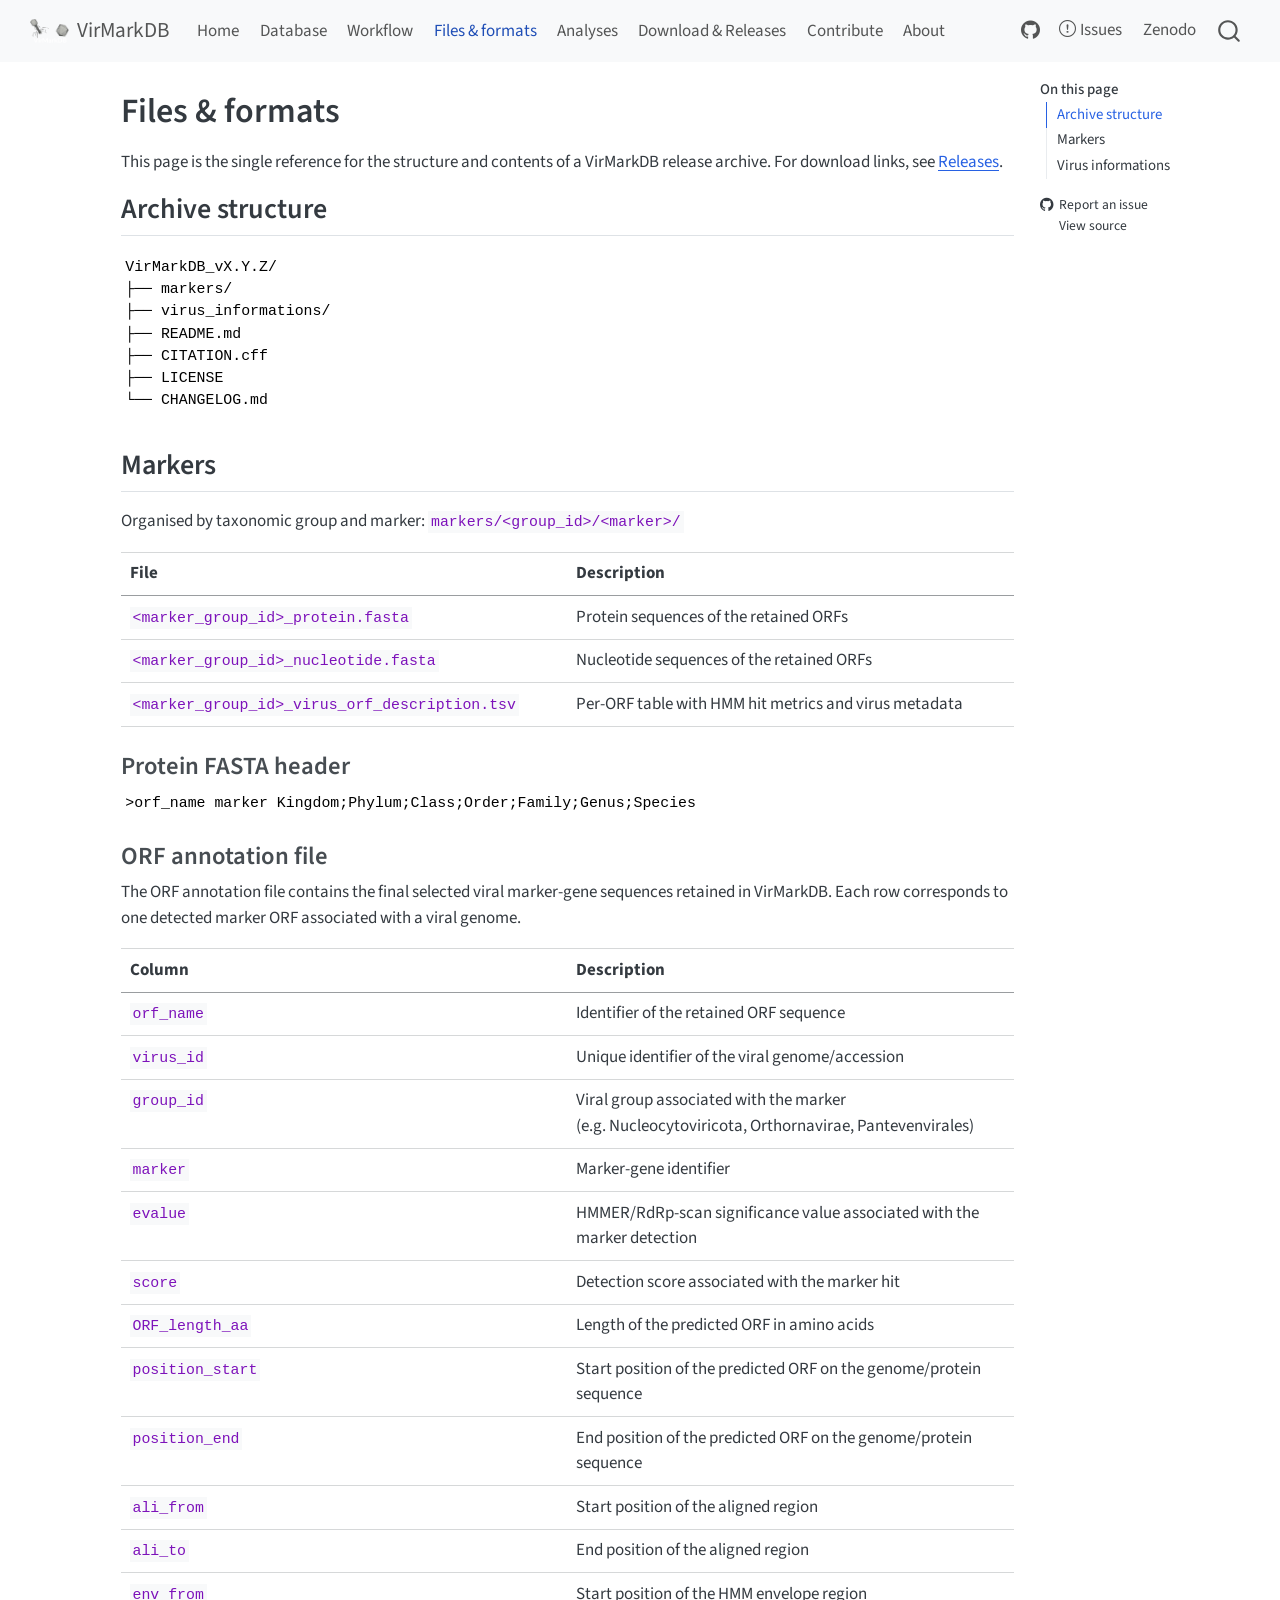
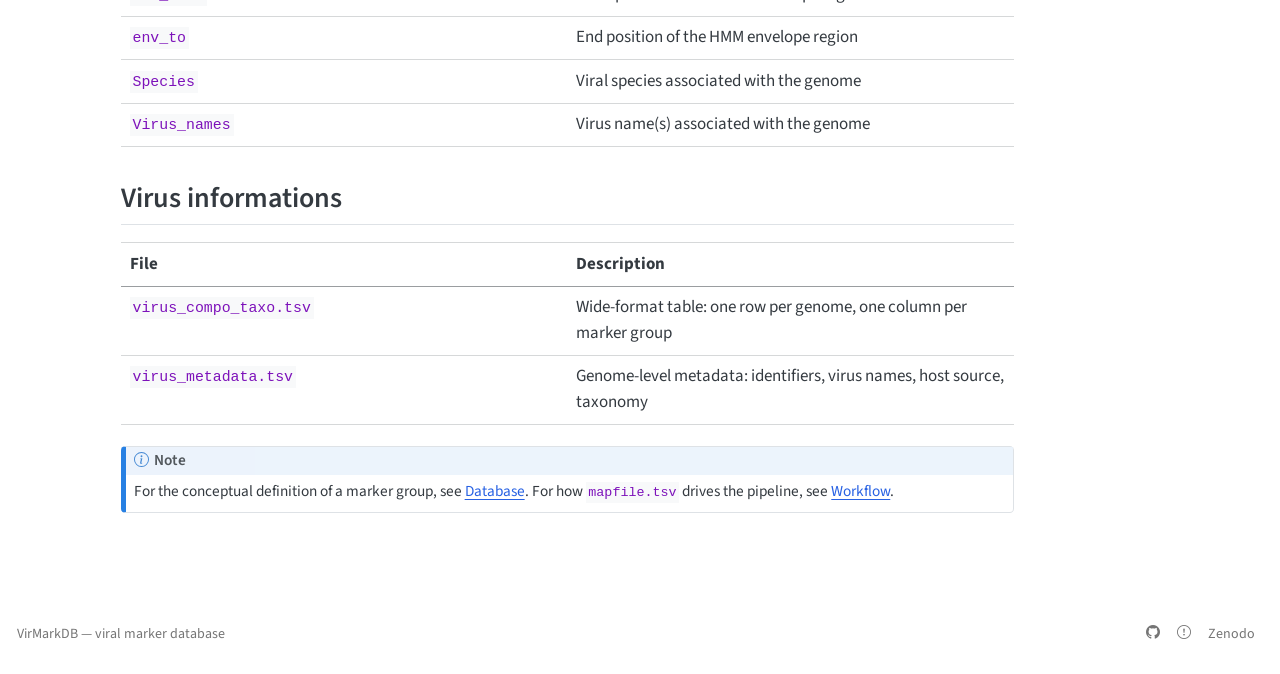
<file: docs/files-formats.html>
<!DOCTYPE html>
<html xmlns="http://www.w3.org/1999/xhtml" lang="en" xml:lang="en"><head>

<meta charset="utf-8">
<meta name="generator" content="quarto-1.6.42">

<meta name="viewport" content="width=device-width, initial-scale=1.0, user-scalable=yes">


<title>Files &amp; formats – VirMarkDB</title>
<style>
code{white-space: pre-wrap;}
span.smallcaps{font-variant: small-caps;}
div.columns{display: flex; gap: min(4vw, 1.5em);}
div.column{flex: auto; overflow-x: auto;}
div.hanging-indent{margin-left: 1.5em; text-indent: -1.5em;}
ul.task-list{list-style: none;}
ul.task-list li input[type="checkbox"] {
  width: 0.8em;
  margin: 0 0.8em 0.2em -1em; /* quarto-specific, see https://github.com/quarto-dev/quarto-cli/issues/4556 */ 
  vertical-align: middle;
}
</style>


<script src="site_libs/quarto-nav/quarto-nav.js"></script>
<script src="site_libs/quarto-nav/headroom.min.js"></script>
<script src="site_libs/clipboard/clipboard.min.js"></script>
<script src="site_libs/quarto-search/autocomplete.umd.js"></script>
<script src="site_libs/quarto-search/fuse.min.js"></script>
<script src="site_libs/quarto-search/quarto-search.js"></script>
<meta name="quarto:offset" content="./">
<link href="./assets/logo_virmark_blank.png" rel="icon" type="image/png">
<script src="site_libs/quarto-html/quarto.js"></script>
<script src="site_libs/quarto-html/popper.min.js"></script>
<script src="site_libs/quarto-html/tippy.umd.min.js"></script>
<script src="site_libs/quarto-html/anchor.min.js"></script>
<link href="site_libs/quarto-html/tippy.css" rel="stylesheet">
<link href="site_libs/quarto-html/quarto-syntax-highlighting-2f5df379a58b258e96c21c0638c20c03.css" rel="stylesheet" id="quarto-text-highlighting-styles">
<script src="site_libs/bootstrap/bootstrap.min.js"></script>
<link href="site_libs/bootstrap/bootstrap-icons.css" rel="stylesheet">
<link href="site_libs/bootstrap/bootstrap-a5e256e5356073c5be481d0d0d0ba44e.min.css" rel="stylesheet" append-hash="true" id="quarto-bootstrap" data-mode="light">
<script id="quarto-search-options" type="application/json">{
  "location": "navbar",
  "copy-button": false,
  "collapse-after": 3,
  "panel-placement": "end",
  "type": "overlay",
  "limit": 50,
  "keyboard-shortcut": [
    "f",
    "/",
    "s"
  ],
  "show-item-context": false,
  "language": {
    "search-no-results-text": "No results",
    "search-matching-documents-text": "matching documents",
    "search-copy-link-title": "Copy link to search",
    "search-hide-matches-text": "Hide additional matches",
    "search-more-match-text": "more match in this document",
    "search-more-matches-text": "more matches in this document",
    "search-clear-button-title": "Clear",
    "search-text-placeholder": "",
    "search-detached-cancel-button-title": "Cancel",
    "search-submit-button-title": "Submit",
    "search-label": "Search"
  }
}</script>


<link rel="stylesheet" href="styles.css">
</head>

<body class="nav-fixed">

<div id="quarto-search-results"></div>
  <header id="quarto-header" class="headroom fixed-top">
    <nav class="navbar navbar-expand-lg " data-bs-theme="dark">
      <div class="navbar-container container-fluid">
      <div class="navbar-brand-container mx-auto">
    <a href="./index.html" class="navbar-brand navbar-brand-logo">
    <img src="./assets/logo_virmark_blank.png" alt="" class="navbar-logo">
    </a>
    <a class="navbar-brand" href="./index.html">
    <span class="navbar-title">VirMarkDB</span>
    </a>
  </div>
            <div id="quarto-search" class="" title="Search"></div>
          <button class="navbar-toggler" type="button" data-bs-toggle="collapse" data-bs-target="#navbarCollapse" aria-controls="navbarCollapse" role="menu" aria-expanded="false" aria-label="Toggle navigation" onclick="if (window.quartoToggleHeadroom) { window.quartoToggleHeadroom(); }">
  <span class="navbar-toggler-icon"></span>
</button>
          <div class="collapse navbar-collapse" id="navbarCollapse">
            <ul class="navbar-nav navbar-nav-scroll me-auto">
  <li class="nav-item">
    <a class="nav-link" href="./index.html"> 
<span class="menu-text">Home</span></a>
  </li>  
  <li class="nav-item">
    <a class="nav-link" href="./database.html"> 
<span class="menu-text">Database</span></a>
  </li>  
  <li class="nav-item">
    <a class="nav-link" href="./workflow.html"> 
<span class="menu-text">Workflow</span></a>
  </li>  
  <li class="nav-item">
    <a class="nav-link active" href="./files-formats.html" aria-current="page"> 
<span class="menu-text">Files &amp; formats</span></a>
  </li>  
  <li class="nav-item">
    <a class="nav-link" href="./analysis.html"> 
<span class="menu-text">Analyses</span></a>
  </li>  
  <li class="nav-item">
    <a class="nav-link" href="./releases.html"> 
<span class="menu-text">Download &amp; Releases</span></a>
  </li>  
  <li class="nav-item">
    <a class="nav-link" href="./contribute.html"> 
<span class="menu-text">Contribute</span></a>
  </li>  
  <li class="nav-item">
    <a class="nav-link" href="./about.html"> 
<span class="menu-text">About</span></a>
  </li>  
</ul>
            <ul class="navbar-nav navbar-nav-scroll ms-auto">
  <li class="nav-item compact">
    <a class="nav-link" href="https://github.com/Est-oup/VirMarkDB"> <i class="bi bi-github" role="img">
</i> 
<span class="menu-text"></span></a>
  </li>  
  <li class="nav-item">
    <a class="nav-link" href="https://github.com/Est-oup/VirMarkDB/issues"> <i class="bi bi-exclamation-circle" role="img">
</i> 
<span class="menu-text">Issues</span></a>
  </li>  
  <li class="nav-item">
    <a class="nav-link" href="https://zenodo.org/"> 
<span class="menu-text">Zenodo</span></a>
  </li>  
</ul>
          </div> <!-- /navcollapse -->
            <div class="quarto-navbar-tools">
</div>
      </div> <!-- /container-fluid -->
    </nav>
</header>
<!-- content -->
<div id="quarto-content" class="quarto-container page-columns page-rows-contents page-layout-article page-navbar">
<!-- sidebar -->
<!-- margin-sidebar -->
    <div id="quarto-margin-sidebar" class="sidebar margin-sidebar">
        <nav id="TOC" role="doc-toc" class="toc-active">
    <h2 id="toc-title">On this page</h2>
   
  <ul>
  <li><a href="#archive-structure" id="toc-archive-structure" class="nav-link active" data-scroll-target="#archive-structure">Archive structure</a></li>
  <li><a href="#markers" id="toc-markers" class="nav-link" data-scroll-target="#markers">Markers</a>
  <ul class="collapse">
  <li><a href="#protein-fasta-header" id="toc-protein-fasta-header" class="nav-link" data-scroll-target="#protein-fasta-header">Protein FASTA header</a></li>
  <li><a href="#orf-annotation-file" id="toc-orf-annotation-file" class="nav-link" data-scroll-target="#orf-annotation-file">ORF annotation file</a></li>
  </ul></li>
  <li><a href="#virus-informations" id="toc-virus-informations" class="nav-link" data-scroll-target="#virus-informations">Virus informations</a></li>
  </ul>
<div class="toc-actions"><ul><li><a href="https://github.com/Est-oup/VirMarkDB/issues/new" class="toc-action"><i class="bi bi-github"></i>Report an issue</a></li><li><a href="https://github.com/Est-oup/VirMarkDB/blob/main/files-formats.qmd" class="toc-action"><i class="bi empty"></i>View source</a></li></ul></div></nav>
    </div>
<!-- main -->
<main class="content" id="quarto-document-content">

<header id="title-block-header" class="quarto-title-block default">
<div class="quarto-title">
<h1 class="title">Files &amp; formats</h1>
</div>



<div class="quarto-title-meta">

    
  
    
  </div>
  


</header>


<p>This page is the single reference for the structure and contents of a VirMarkDB release archive. For download links, see <a href="./releases.html">Releases</a>.</p>
<section id="archive-structure" class="level2">
<h2 class="anchored" data-anchor-id="archive-structure">Archive structure</h2>
<pre><code>VirMarkDB_vX.Y.Z/
├── markers/
├── virus_informations/
├── README.md
├── CITATION.cff
├── LICENSE
└── CHANGELOG.md</code></pre>
</section>
<section id="markers" class="level2">
<h2 class="anchored" data-anchor-id="markers">Markers</h2>
<p>Organised by taxonomic group and marker: <code>markers/&lt;group_id&gt;/&lt;marker&gt;/</code></p>
<table class="caption-top table">
<colgroup>
<col style="width: 50%">
<col style="width: 50%">
</colgroup>
<thead>
<tr class="header">
<th>File</th>
<th>Description</th>
</tr>
</thead>
<tbody>
<tr class="odd">
<td><code>&lt;marker_group_id&gt;_protein.fasta</code></td>
<td>Protein sequences of the retained ORFs</td>
</tr>
<tr class="even">
<td><code>&lt;marker_group_id&gt;_nucleotide.fasta</code></td>
<td>Nucleotide sequences of the retained ORFs</td>
</tr>
<tr class="odd">
<td><code>&lt;marker_group_id&gt;_virus_orf_description.tsv</code></td>
<td>Per-ORF table with HMM hit metrics and virus metadata</td>
</tr>
</tbody>
</table>
<section id="protein-fasta-header" class="level3">
<h3 class="anchored" data-anchor-id="protein-fasta-header">Protein FASTA header</h3>
<pre><code>&gt;orf_name marker Kingdom;Phylum;Class;Order;Family;Genus;Species</code></pre>
</section>
<section id="orf-annotation-file" class="level3">
<h3 class="anchored" data-anchor-id="orf-annotation-file">ORF annotation file</h3>
<p>The ORF annotation file contains the final selected viral marker-gene sequences retained in VirMarkDB. Each row corresponds to one detected marker ORF associated with a viral genome.</p>
<table class="caption-top table">
<colgroup>
<col style="width: 50%">
<col style="width: 50%">
</colgroup>
<thead>
<tr class="header">
<th>Column</th>
<th>Description</th>
</tr>
</thead>
<tbody>
<tr class="odd">
<td><code>orf_name</code></td>
<td>Identifier of the retained ORF sequence</td>
</tr>
<tr class="even">
<td><code>virus_id</code></td>
<td>Unique identifier of the viral genome/accession</td>
</tr>
<tr class="odd">
<td><code>group_id</code></td>
<td>Viral group associated with the marker (e.g.&nbsp;Nucleocytoviricota, Orthornavirae, Pantevenvirales)</td>
</tr>
<tr class="even">
<td><code>marker</code></td>
<td>Marker-gene identifier</td>
</tr>
<tr class="odd">
<td><code>evalue</code></td>
<td>HMMER/RdRp-scan significance value associated with the marker detection</td>
</tr>
<tr class="even">
<td><code>score</code></td>
<td>Detection score associated with the marker hit</td>
</tr>
<tr class="odd">
<td><code>ORF_length_aa</code></td>
<td>Length of the predicted ORF in amino acids</td>
</tr>
<tr class="even">
<td><code>position_start</code></td>
<td>Start position of the predicted ORF on the genome/protein sequence</td>
</tr>
<tr class="odd">
<td><code>position_end</code></td>
<td>End position of the predicted ORF on the genome/protein sequence</td>
</tr>
<tr class="even">
<td><code>ali_from</code></td>
<td>Start position of the aligned region</td>
</tr>
<tr class="odd">
<td><code>ali_to</code></td>
<td>End position of the aligned region</td>
</tr>
<tr class="even">
<td><code>env_from</code></td>
<td>Start position of the HMM envelope region</td>
</tr>
<tr class="odd">
<td><code>env_to</code></td>
<td>End position of the HMM envelope region</td>
</tr>
<tr class="even">
<td><code>Species</code></td>
<td>Viral species associated with the genome</td>
</tr>
<tr class="odd">
<td><code>Virus_names</code></td>
<td>Virus name(s) associated with the genome</td>
</tr>
</tbody>
</table>
</section>
</section>
<section id="virus-informations" class="level2">
<h2 class="anchored" data-anchor-id="virus-informations">Virus informations</h2>
<table class="caption-top table">
<colgroup>
<col style="width: 50%">
<col style="width: 50%">
</colgroup>
<thead>
<tr class="header">
<th>File</th>
<th>Description</th>
</tr>
</thead>
<tbody>
<tr class="odd">
<td><code>virus_compo_taxo.tsv</code></td>
<td>Wide-format table: one row per genome, one column per marker group</td>
</tr>
<tr class="even">
<td><code>virus_metadata.tsv</code></td>
<td>Genome-level metadata: identifiers, virus names, host source, taxonomy</td>
</tr>
</tbody>
</table>
<div class="callout callout-style-default callout-note callout-titled">
<div class="callout-header d-flex align-content-center">
<div class="callout-icon-container">
<i class="callout-icon"></i>
</div>
<div class="callout-title-container flex-fill">
Note
</div>
</div>
<div class="callout-body-container callout-body">
<p>For the conceptual definition of a marker group, see <a href="./database.html#why-marker-groups-exist">Database</a>. For how <code>mapfile.tsv</code> drives the pipeline, see <a href="./workflow.html#marker-group-configuration">Workflow</a>.</p>
</div>
</div>


</section>

<a onclick="window.scrollTo(0, 0); return false;" role="button" id="quarto-back-to-top"><i class="bi bi-arrow-up"></i> Back to top</a></main> <!-- /main -->
<script id="quarto-html-after-body" type="application/javascript">
window.document.addEventListener("DOMContentLoaded", function (event) {
  const toggleBodyColorMode = (bsSheetEl) => {
    const mode = bsSheetEl.getAttribute("data-mode");
    const bodyEl = window.document.querySelector("body");
    if (mode === "dark") {
      bodyEl.classList.add("quarto-dark");
      bodyEl.classList.remove("quarto-light");
    } else {
      bodyEl.classList.add("quarto-light");
      bodyEl.classList.remove("quarto-dark");
    }
  }
  const toggleBodyColorPrimary = () => {
    const bsSheetEl = window.document.querySelector("link#quarto-bootstrap");
    if (bsSheetEl) {
      toggleBodyColorMode(bsSheetEl);
    }
  }
  toggleBodyColorPrimary();  
  const icon = "";
  const anchorJS = new window.AnchorJS();
  anchorJS.options = {
    placement: 'right',
    icon: icon
  };
  anchorJS.add('.anchored');
  const isCodeAnnotation = (el) => {
    for (const clz of el.classList) {
      if (clz.startsWith('code-annotation-')) {                     
        return true;
      }
    }
    return false;
  }
  const onCopySuccess = function(e) {
    // button target
    const button = e.trigger;
    // don't keep focus
    button.blur();
    // flash "checked"
    button.classList.add('code-copy-button-checked');
    var currentTitle = button.getAttribute("title");
    button.setAttribute("title", "Copied!");
    let tooltip;
    if (window.bootstrap) {
      button.setAttribute("data-bs-toggle", "tooltip");
      button.setAttribute("data-bs-placement", "left");
      button.setAttribute("data-bs-title", "Copied!");
      tooltip = new bootstrap.Tooltip(button, 
        { trigger: "manual", 
          customClass: "code-copy-button-tooltip",
          offset: [0, -8]});
      tooltip.show();    
    }
    setTimeout(function() {
      if (tooltip) {
        tooltip.hide();
        button.removeAttribute("data-bs-title");
        button.removeAttribute("data-bs-toggle");
        button.removeAttribute("data-bs-placement");
      }
      button.setAttribute("title", currentTitle);
      button.classList.remove('code-copy-button-checked');
    }, 1000);
    // clear code selection
    e.clearSelection();
  }
  const getTextToCopy = function(trigger) {
      const codeEl = trigger.previousElementSibling.cloneNode(true);
      for (const childEl of codeEl.children) {
        if (isCodeAnnotation(childEl)) {
          childEl.remove();
        }
      }
      return codeEl.innerText;
  }
  const clipboard = new window.ClipboardJS('.code-copy-button:not([data-in-quarto-modal])', {
    text: getTextToCopy
  });
  clipboard.on('success', onCopySuccess);
  if (window.document.getElementById('quarto-embedded-source-code-modal')) {
    const clipboardModal = new window.ClipboardJS('.code-copy-button[data-in-quarto-modal]', {
      text: getTextToCopy,
      container: window.document.getElementById('quarto-embedded-source-code-modal')
    });
    clipboardModal.on('success', onCopySuccess);
  }
    var localhostRegex = new RegExp(/^(?:http|https):\/\/localhost\:?[0-9]*\//);
    var mailtoRegex = new RegExp(/^mailto:/);
      var filterRegex = new RegExp("https:\/\/est-oup\.github\.io\/VirMarkDB\/");
    var isInternal = (href) => {
        return filterRegex.test(href) || localhostRegex.test(href) || mailtoRegex.test(href);
    }
    // Inspect non-navigation links and adorn them if external
 	var links = window.document.querySelectorAll('a[href]:not(.nav-link):not(.navbar-brand):not(.toc-action):not(.sidebar-link):not(.sidebar-item-toggle):not(.pagination-link):not(.no-external):not([aria-hidden]):not(.dropdown-item):not(.quarto-navigation-tool):not(.about-link)');
    for (var i=0; i<links.length; i++) {
      const link = links[i];
      if (!isInternal(link.href)) {
        // undo the damage that might have been done by quarto-nav.js in the case of
        // links that we want to consider external
        if (link.dataset.originalHref !== undefined) {
          link.href = link.dataset.originalHref;
        }
      }
    }
  function tippyHover(el, contentFn, onTriggerFn, onUntriggerFn) {
    const config = {
      allowHTML: true,
      maxWidth: 500,
      delay: 100,
      arrow: false,
      appendTo: function(el) {
          return el.parentElement;
      },
      interactive: true,
      interactiveBorder: 10,
      theme: 'quarto',
      placement: 'bottom-start',
    };
    if (contentFn) {
      config.content = contentFn;
    }
    if (onTriggerFn) {
      config.onTrigger = onTriggerFn;
    }
    if (onUntriggerFn) {
      config.onUntrigger = onUntriggerFn;
    }
    window.tippy(el, config); 
  }
  const noterefs = window.document.querySelectorAll('a[role="doc-noteref"]');
  for (var i=0; i<noterefs.length; i++) {
    const ref = noterefs[i];
    tippyHover(ref, function() {
      // use id or data attribute instead here
      let href = ref.getAttribute('data-footnote-href') || ref.getAttribute('href');
      try { href = new URL(href).hash; } catch {}
      const id = href.replace(/^#\/?/, "");
      const note = window.document.getElementById(id);
      if (note) {
        return note.innerHTML;
      } else {
        return "";
      }
    });
  }
  const xrefs = window.document.querySelectorAll('a.quarto-xref');
  const processXRef = (id, note) => {
    // Strip column container classes
    const stripColumnClz = (el) => {
      el.classList.remove("page-full", "page-columns");
      if (el.children) {
        for (const child of el.children) {
          stripColumnClz(child);
        }
      }
    }
    stripColumnClz(note)
    if (id === null || id.startsWith('sec-')) {
      // Special case sections, only their first couple elements
      const container = document.createElement("div");
      if (note.children && note.children.length > 2) {
        container.appendChild(note.children[0].cloneNode(true));
        for (let i = 1; i < note.children.length; i++) {
          const child = note.children[i];
          if (child.tagName === "P" && child.innerText === "") {
            continue;
          } else {
            container.appendChild(child.cloneNode(true));
            break;
          }
        }
        if (window.Quarto?.typesetMath) {
          window.Quarto.typesetMath(container);
        }
        return container.innerHTML
      } else {
        if (window.Quarto?.typesetMath) {
          window.Quarto.typesetMath(note);
        }
        return note.innerHTML;
      }
    } else {
      // Remove any anchor links if they are present
      const anchorLink = note.querySelector('a.anchorjs-link');
      if (anchorLink) {
        anchorLink.remove();
      }
      if (window.Quarto?.typesetMath) {
        window.Quarto.typesetMath(note);
      }
      if (note.classList.contains("callout")) {
        return note.outerHTML;
      } else {
        return note.innerHTML;
      }
    }
  }
  for (var i=0; i<xrefs.length; i++) {
    const xref = xrefs[i];
    tippyHover(xref, undefined, function(instance) {
      instance.disable();
      let url = xref.getAttribute('href');
      let hash = undefined; 
      if (url.startsWith('#')) {
        hash = url;
      } else {
        try { hash = new URL(url).hash; } catch {}
      }
      if (hash) {
        const id = hash.replace(/^#\/?/, "");
        const note = window.document.getElementById(id);
        if (note !== null) {
          try {
            const html = processXRef(id, note.cloneNode(true));
            instance.setContent(html);
          } finally {
            instance.enable();
            instance.show();
          }
        } else {
          // See if we can fetch this
          fetch(url.split('#')[0])
          .then(res => res.text())
          .then(html => {
            const parser = new DOMParser();
            const htmlDoc = parser.parseFromString(html, "text/html");
            const note = htmlDoc.getElementById(id);
            if (note !== null) {
              const html = processXRef(id, note);
              instance.setContent(html);
            } 
          }).finally(() => {
            instance.enable();
            instance.show();
          });
        }
      } else {
        // See if we can fetch a full url (with no hash to target)
        // This is a special case and we should probably do some content thinning / targeting
        fetch(url)
        .then(res => res.text())
        .then(html => {
          const parser = new DOMParser();
          const htmlDoc = parser.parseFromString(html, "text/html");
          const note = htmlDoc.querySelector('main.content');
          if (note !== null) {
            // This should only happen for chapter cross references
            // (since there is no id in the URL)
            // remove the first header
            if (note.children.length > 0 && note.children[0].tagName === "HEADER") {
              note.children[0].remove();
            }
            const html = processXRef(null, note);
            instance.setContent(html);
          } 
        }).finally(() => {
          instance.enable();
          instance.show();
        });
      }
    }, function(instance) {
    });
  }
      let selectedAnnoteEl;
      const selectorForAnnotation = ( cell, annotation) => {
        let cellAttr = 'data-code-cell="' + cell + '"';
        let lineAttr = 'data-code-annotation="' +  annotation + '"';
        const selector = 'span[' + cellAttr + '][' + lineAttr + ']';
        return selector;
      }
      const selectCodeLines = (annoteEl) => {
        const doc = window.document;
        const targetCell = annoteEl.getAttribute("data-target-cell");
        const targetAnnotation = annoteEl.getAttribute("data-target-annotation");
        const annoteSpan = window.document.querySelector(selectorForAnnotation(targetCell, targetAnnotation));
        const lines = annoteSpan.getAttribute("data-code-lines").split(",");
        const lineIds = lines.map((line) => {
          return targetCell + "-" + line;
        })
        let top = null;
        let height = null;
        let parent = null;
        if (lineIds.length > 0) {
            //compute the position of the single el (top and bottom and make a div)
            const el = window.document.getElementById(lineIds[0]);
            top = el.offsetTop;
            height = el.offsetHeight;
            parent = el.parentElement.parentElement;
          if (lineIds.length > 1) {
            const lastEl = window.document.getElementById(lineIds[lineIds.length - 1]);
            const bottom = lastEl.offsetTop + lastEl.offsetHeight;
            height = bottom - top;
          }
          if (top !== null && height !== null && parent !== null) {
            // cook up a div (if necessary) and position it 
            let div = window.document.getElementById("code-annotation-line-highlight");
            if (div === null) {
              div = window.document.createElement("div");
              div.setAttribute("id", "code-annotation-line-highlight");
              div.style.position = 'absolute';
              parent.appendChild(div);
            }
            div.style.top = top - 2 + "px";
            div.style.height = height + 4 + "px";
            div.style.left = 0;
            let gutterDiv = window.document.getElementById("code-annotation-line-highlight-gutter");
            if (gutterDiv === null) {
              gutterDiv = window.document.createElement("div");
              gutterDiv.setAttribute("id", "code-annotation-line-highlight-gutter");
              gutterDiv.style.position = 'absolute';
              const codeCell = window.document.getElementById(targetCell);
              const gutter = codeCell.querySelector('.code-annotation-gutter');
              gutter.appendChild(gutterDiv);
            }
            gutterDiv.style.top = top - 2 + "px";
            gutterDiv.style.height = height + 4 + "px";
          }
          selectedAnnoteEl = annoteEl;
        }
      };
      const unselectCodeLines = () => {
        const elementsIds = ["code-annotation-line-highlight", "code-annotation-line-highlight-gutter"];
        elementsIds.forEach((elId) => {
          const div = window.document.getElementById(elId);
          if (div) {
            div.remove();
          }
        });
        selectedAnnoteEl = undefined;
      };
        // Handle positioning of the toggle
    window.addEventListener(
      "resize",
      throttle(() => {
        elRect = undefined;
        if (selectedAnnoteEl) {
          selectCodeLines(selectedAnnoteEl);
        }
      }, 10)
    );
    function throttle(fn, ms) {
    let throttle = false;
    let timer;
      return (...args) => {
        if(!throttle) { // first call gets through
            fn.apply(this, args);
            throttle = true;
        } else { // all the others get throttled
            if(timer) clearTimeout(timer); // cancel #2
            timer = setTimeout(() => {
              fn.apply(this, args);
              timer = throttle = false;
            }, ms);
        }
      };
    }
      // Attach click handler to the DT
      const annoteDls = window.document.querySelectorAll('dt[data-target-cell]');
      for (const annoteDlNode of annoteDls) {
        annoteDlNode.addEventListener('click', (event) => {
          const clickedEl = event.target;
          if (clickedEl !== selectedAnnoteEl) {
            unselectCodeLines();
            const activeEl = window.document.querySelector('dt[data-target-cell].code-annotation-active');
            if (activeEl) {
              activeEl.classList.remove('code-annotation-active');
            }
            selectCodeLines(clickedEl);
            clickedEl.classList.add('code-annotation-active');
          } else {
            // Unselect the line
            unselectCodeLines();
            clickedEl.classList.remove('code-annotation-active');
          }
        });
      }
  const findCites = (el) => {
    const parentEl = el.parentElement;
    if (parentEl) {
      const cites = parentEl.dataset.cites;
      if (cites) {
        return {
          el,
          cites: cites.split(' ')
        };
      } else {
        return findCites(el.parentElement)
      }
    } else {
      return undefined;
    }
  };
  var bibliorefs = window.document.querySelectorAll('a[role="doc-biblioref"]');
  for (var i=0; i<bibliorefs.length; i++) {
    const ref = bibliorefs[i];
    const citeInfo = findCites(ref);
    if (citeInfo) {
      tippyHover(citeInfo.el, function() {
        var popup = window.document.createElement('div');
        citeInfo.cites.forEach(function(cite) {
          var citeDiv = window.document.createElement('div');
          citeDiv.classList.add('hanging-indent');
          citeDiv.classList.add('csl-entry');
          var biblioDiv = window.document.getElementById('ref-' + cite);
          if (biblioDiv) {
            citeDiv.innerHTML = biblioDiv.innerHTML;
          }
          popup.appendChild(citeDiv);
        });
        return popup.innerHTML;
      });
    }
  }
});
</script>
</div> <!-- /content -->
<footer class="footer">
  <div class="nav-footer">
    <div class="nav-footer-left">
<p>VirMarkDB — viral marker database</p>
</div>   
    <div class="nav-footer-center">
      &nbsp;
    <div class="toc-actions d-sm-block d-md-none"><ul><li><a href="https://github.com/Est-oup/VirMarkDB/issues/new" class="toc-action"><i class="bi bi-github"></i>Report an issue</a></li><li><a href="https://github.com/Est-oup/VirMarkDB/blob/main/files-formats.qmd" class="toc-action"><i class="bi empty"></i>View source</a></li></ul></div></div>
    <div class="nav-footer-right">
      <ul class="footer-items list-unstyled">
    <li class="nav-item compact">
    <a class="nav-link" href="https://github.com/Est-oup/VirMarkDB">
      <i class="bi bi-github" role="img">
</i> 
    </a>
  </li>  
    <li class="nav-item compact">
    <a class="nav-link" href="https://github.com/Est-oup/VirMarkDB/issues">
      <i class="bi bi-exclamation-circle" role="img">
</i> 
    </a>
  </li>  
    <li class="nav-item">
    <a class="nav-link" href="https://zenodo.org/">
<p>Zenodo</p>
</a>
  </li>  
</ul>
    </div>
  </div>
</footer>




</body></html>
</file>
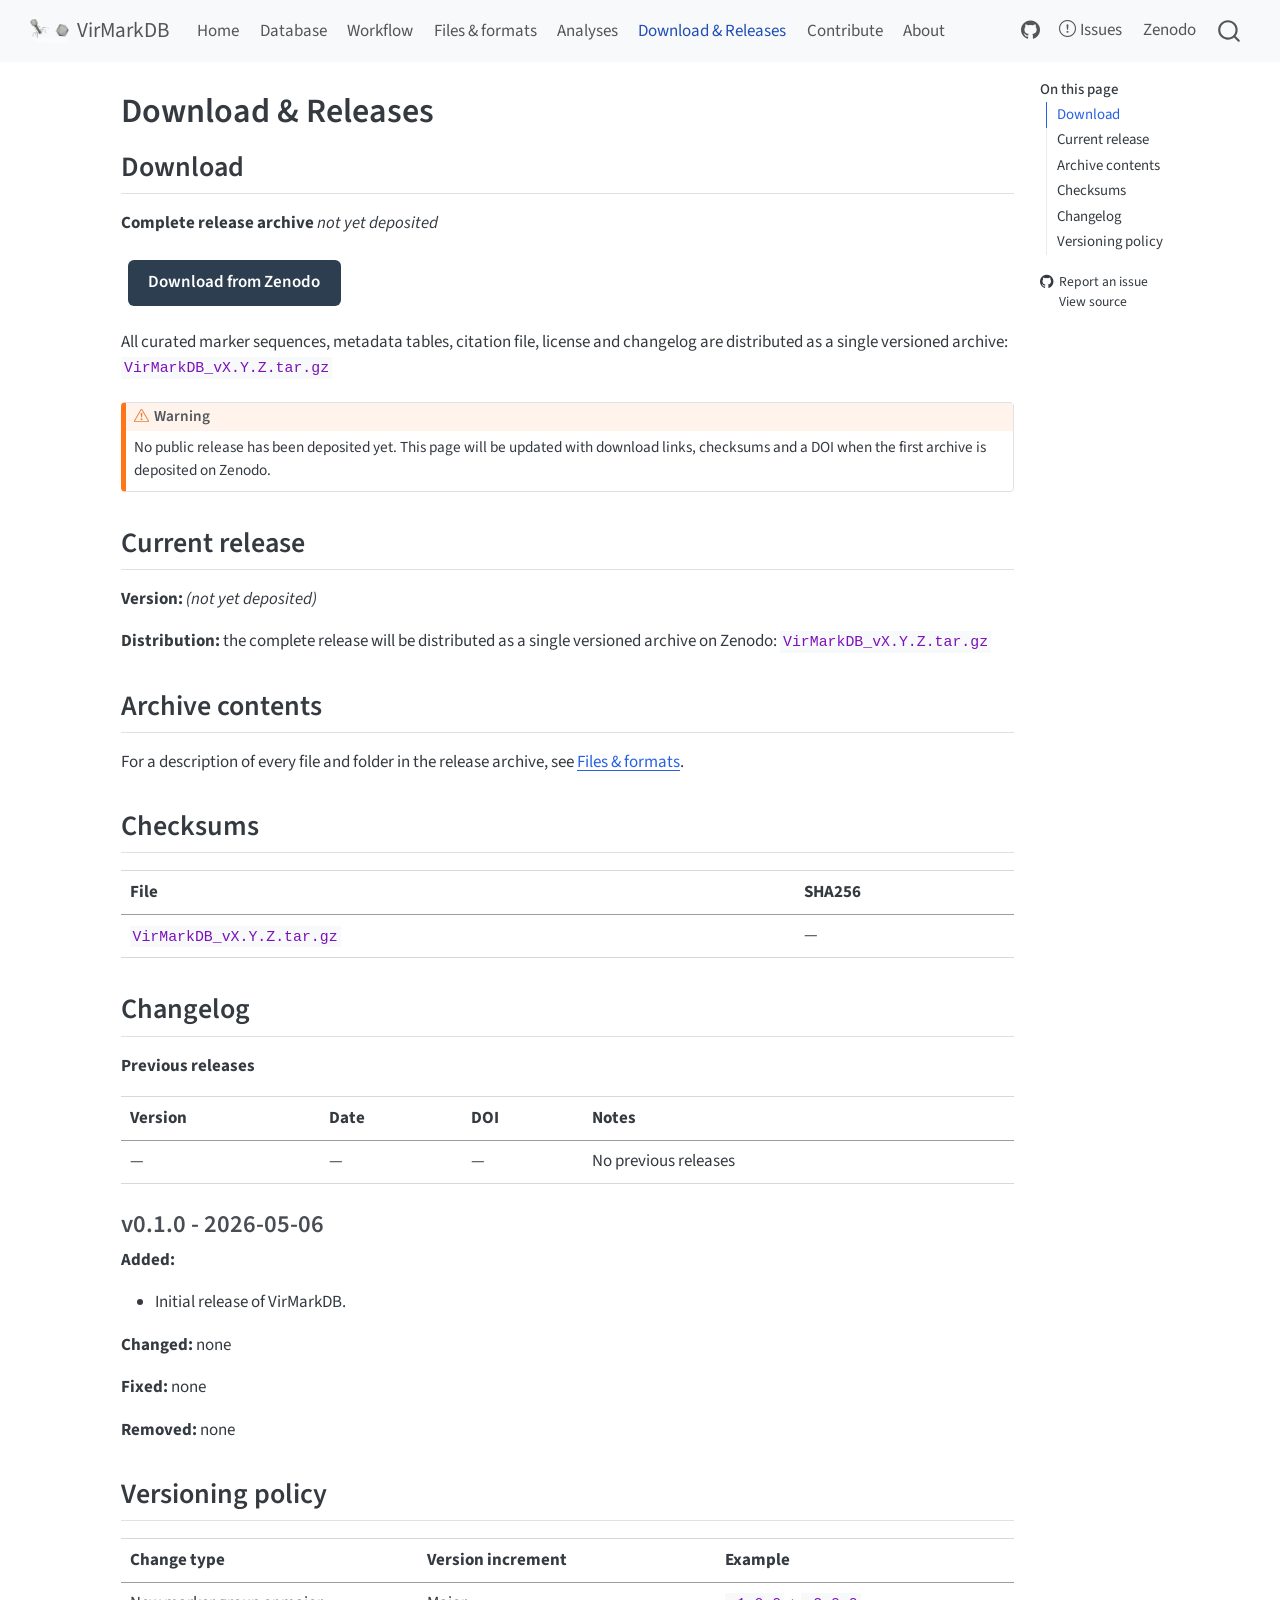
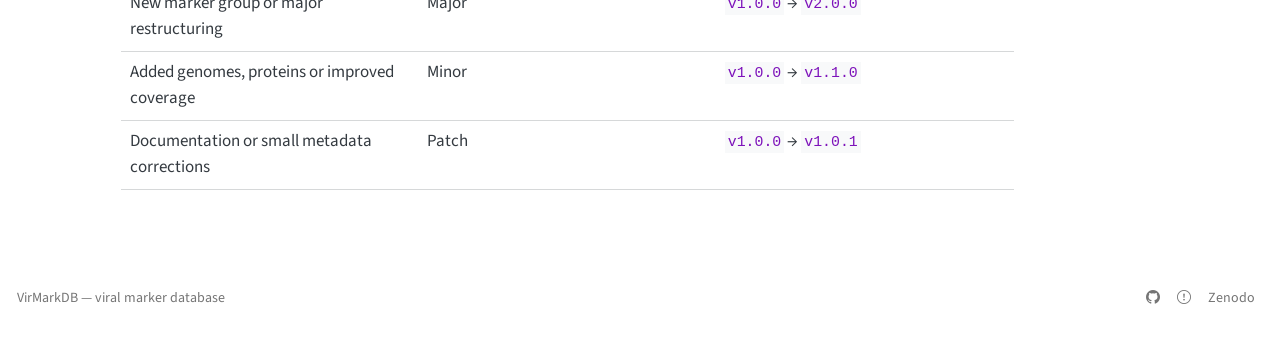
<file: docs/releases.html>
<!DOCTYPE html>
<html xmlns="http://www.w3.org/1999/xhtml" lang="en" xml:lang="en"><head>

<meta charset="utf-8">
<meta name="generator" content="quarto-1.6.42">

<meta name="viewport" content="width=device-width, initial-scale=1.0, user-scalable=yes">


<title>Download &amp; Releases – VirMarkDB</title>
<style>
code{white-space: pre-wrap;}
span.smallcaps{font-variant: small-caps;}
div.columns{display: flex; gap: min(4vw, 1.5em);}
div.column{flex: auto; overflow-x: auto;}
div.hanging-indent{margin-left: 1.5em; text-indent: -1.5em;}
ul.task-list{list-style: none;}
ul.task-list li input[type="checkbox"] {
  width: 0.8em;
  margin: 0 0.8em 0.2em -1em; /* quarto-specific, see https://github.com/quarto-dev/quarto-cli/issues/4556 */ 
  vertical-align: middle;
}
</style>


<script src="site_libs/quarto-nav/quarto-nav.js"></script>
<script src="site_libs/quarto-nav/headroom.min.js"></script>
<script src="site_libs/clipboard/clipboard.min.js"></script>
<script src="site_libs/quarto-search/autocomplete.umd.js"></script>
<script src="site_libs/quarto-search/fuse.min.js"></script>
<script src="site_libs/quarto-search/quarto-search.js"></script>
<meta name="quarto:offset" content="./">
<link href="./assets/logo_virmark_blank.png" rel="icon" type="image/png">
<script src="site_libs/quarto-html/quarto.js"></script>
<script src="site_libs/quarto-html/popper.min.js"></script>
<script src="site_libs/quarto-html/tippy.umd.min.js"></script>
<script src="site_libs/quarto-html/anchor.min.js"></script>
<link href="site_libs/quarto-html/tippy.css" rel="stylesheet">
<link href="site_libs/quarto-html/quarto-syntax-highlighting-2f5df379a58b258e96c21c0638c20c03.css" rel="stylesheet" id="quarto-text-highlighting-styles">
<script src="site_libs/bootstrap/bootstrap.min.js"></script>
<link href="site_libs/bootstrap/bootstrap-icons.css" rel="stylesheet">
<link href="site_libs/bootstrap/bootstrap-a5e256e5356073c5be481d0d0d0ba44e.min.css" rel="stylesheet" append-hash="true" id="quarto-bootstrap" data-mode="light">
<script id="quarto-search-options" type="application/json">{
  "location": "navbar",
  "copy-button": false,
  "collapse-after": 3,
  "panel-placement": "end",
  "type": "overlay",
  "limit": 50,
  "keyboard-shortcut": [
    "f",
    "/",
    "s"
  ],
  "show-item-context": false,
  "language": {
    "search-no-results-text": "No results",
    "search-matching-documents-text": "matching documents",
    "search-copy-link-title": "Copy link to search",
    "search-hide-matches-text": "Hide additional matches",
    "search-more-match-text": "more match in this document",
    "search-more-matches-text": "more matches in this document",
    "search-clear-button-title": "Clear",
    "search-text-placeholder": "",
    "search-detached-cancel-button-title": "Cancel",
    "search-submit-button-title": "Submit",
    "search-label": "Search"
  }
}</script>


<link rel="stylesheet" href="styles.css">
</head>

<body class="nav-fixed">

<div id="quarto-search-results"></div>
  <header id="quarto-header" class="headroom fixed-top">
    <nav class="navbar navbar-expand-lg " data-bs-theme="dark">
      <div class="navbar-container container-fluid">
      <div class="navbar-brand-container mx-auto">
    <a href="./index.html" class="navbar-brand navbar-brand-logo">
    <img src="./assets/logo_virmark_blank.png" alt="" class="navbar-logo">
    </a>
    <a class="navbar-brand" href="./index.html">
    <span class="navbar-title">VirMarkDB</span>
    </a>
  </div>
            <div id="quarto-search" class="" title="Search"></div>
          <button class="navbar-toggler" type="button" data-bs-toggle="collapse" data-bs-target="#navbarCollapse" aria-controls="navbarCollapse" role="menu" aria-expanded="false" aria-label="Toggle navigation" onclick="if (window.quartoToggleHeadroom) { window.quartoToggleHeadroom(); }">
  <span class="navbar-toggler-icon"></span>
</button>
          <div class="collapse navbar-collapse" id="navbarCollapse">
            <ul class="navbar-nav navbar-nav-scroll me-auto">
  <li class="nav-item">
    <a class="nav-link" href="./index.html"> 
<span class="menu-text">Home</span></a>
  </li>  
  <li class="nav-item">
    <a class="nav-link" href="./database.html"> 
<span class="menu-text">Database</span></a>
  </li>  
  <li class="nav-item">
    <a class="nav-link" href="./workflow.html"> 
<span class="menu-text">Workflow</span></a>
  </li>  
  <li class="nav-item">
    <a class="nav-link" href="./files-formats.html"> 
<span class="menu-text">Files &amp; formats</span></a>
  </li>  
  <li class="nav-item">
    <a class="nav-link" href="./analysis.html"> 
<span class="menu-text">Analyses</span></a>
  </li>  
  <li class="nav-item">
    <a class="nav-link active" href="./releases.html" aria-current="page"> 
<span class="menu-text">Download &amp; Releases</span></a>
  </li>  
  <li class="nav-item">
    <a class="nav-link" href="./contribute.html"> 
<span class="menu-text">Contribute</span></a>
  </li>  
  <li class="nav-item">
    <a class="nav-link" href="./about.html"> 
<span class="menu-text">About</span></a>
  </li>  
</ul>
            <ul class="navbar-nav navbar-nav-scroll ms-auto">
  <li class="nav-item compact">
    <a class="nav-link" href="https://github.com/Est-oup/VirMarkDB"> <i class="bi bi-github" role="img">
</i> 
<span class="menu-text"></span></a>
  </li>  
  <li class="nav-item">
    <a class="nav-link" href="https://github.com/Est-oup/VirMarkDB/issues"> <i class="bi bi-exclamation-circle" role="img">
</i> 
<span class="menu-text">Issues</span></a>
  </li>  
  <li class="nav-item">
    <a class="nav-link" href="https://zenodo.org/"> 
<span class="menu-text">Zenodo</span></a>
  </li>  
</ul>
          </div> <!-- /navcollapse -->
            <div class="quarto-navbar-tools">
</div>
      </div> <!-- /container-fluid -->
    </nav>
</header>
<!-- content -->
<div id="quarto-content" class="quarto-container page-columns page-rows-contents page-layout-article page-navbar">
<!-- sidebar -->
<!-- margin-sidebar -->
    <div id="quarto-margin-sidebar" class="sidebar margin-sidebar">
        <nav id="TOC" role="doc-toc" class="toc-active">
    <h2 id="toc-title">On this page</h2>
   
  <ul>
  <li><a href="#download" id="toc-download" class="nav-link active" data-scroll-target="#download">Download</a></li>
  <li><a href="#current-release" id="toc-current-release" class="nav-link" data-scroll-target="#current-release">Current release</a></li>
  <li><a href="#archive-contents" id="toc-archive-contents" class="nav-link" data-scroll-target="#archive-contents">Archive contents</a></li>
  <li><a href="#checksums" id="toc-checksums" class="nav-link" data-scroll-target="#checksums">Checksums</a></li>
  <li><a href="#changelog" id="toc-changelog" class="nav-link" data-scroll-target="#changelog">Changelog</a>
  <ul class="collapse">
  <li><a href="#v0.1.0---2026-05-06" id="toc-v0.1.0---2026-05-06" class="nav-link" data-scroll-target="#v0.1.0---2026-05-06">v0.1.0 - 2026-05-06</a></li>
  </ul></li>
  <li><a href="#versioning-policy" id="toc-versioning-policy" class="nav-link" data-scroll-target="#versioning-policy">Versioning policy</a></li>
  </ul>
<div class="toc-actions"><ul><li><a href="https://github.com/Est-oup/VirMarkDB/issues/new" class="toc-action"><i class="bi bi-github"></i>Report an issue</a></li><li><a href="https://github.com/Est-oup/VirMarkDB/blob/main/releases.qmd" class="toc-action"><i class="bi empty"></i>View source</a></li></ul></div></nav>
    </div>
<!-- main -->
<main class="content" id="quarto-document-content">

<header id="title-block-header" class="quarto-title-block default">
<div class="quarto-title">
<h1 class="title">Download &amp; Releases</h1>
</div>



<div class="quarto-title-meta">

    
  
    
  </div>
  


</header>


<section id="download" class="level2">
<h2 class="anchored" data-anchor-id="download">Download</h2>
<p><strong>Complete release archive</strong> <em>not yet deposited</em></p>
<p><a href="https://zenodo.org/records/XXXXXXX" class="btn-action">Download from Zenodo</a></p>
<p>All curated marker sequences, metadata tables, citation file, license and changelog are distributed as a single versioned archive: <code>VirMarkDB_vX.Y.Z.tar.gz</code></p>
<div class="callout callout-style-default callout-warning callout-titled">
<div class="callout-header d-flex align-content-center">
<div class="callout-icon-container">
<i class="callout-icon"></i>
</div>
<div class="callout-title-container flex-fill">
Warning
</div>
</div>
<div class="callout-body-container callout-body">
<p>No public release has been deposited yet. This page will be updated with download links, checksums and a DOI when the first archive is deposited on Zenodo.</p>
</div>
</div>
</section>
<section id="current-release" class="level2">
<h2 class="anchored" data-anchor-id="current-release">Current release</h2>
<p><strong>Version:</strong> <em>(not yet deposited)</em></p>
<p><strong>Distribution:</strong> the complete release will be distributed as a single versioned archive on Zenodo: <code>VirMarkDB_vX.Y.Z.tar.gz</code></p>
</section>
<section id="archive-contents" class="level2">
<h2 class="anchored" data-anchor-id="archive-contents">Archive contents</h2>
<p>For a description of every file and folder in the release archive, see <a href="./files-formats.html">Files &amp; formats</a>.</p>
</section>
<section id="checksums" class="level2">
<h2 class="anchored" data-anchor-id="checksums">Checksums</h2>
<table class="caption-top table">
<thead>
<tr class="header">
<th>File</th>
<th>SHA256</th>
</tr>
</thead>
<tbody>
<tr class="odd">
<td><code>VirMarkDB_vX.Y.Z.tar.gz</code></td>
<td>—</td>
</tr>
</tbody>
</table>
</section>
<section id="changelog" class="level2">
<h2 class="anchored" data-anchor-id="changelog">Changelog</h2>
<p><strong>Previous releases</strong></p>
<table class="caption-top table">
<thead>
<tr class="header">
<th>Version</th>
<th>Date</th>
<th>DOI</th>
<th>Notes</th>
</tr>
</thead>
<tbody>
<tr class="odd">
<td>—</td>
<td>—</td>
<td>—</td>
<td>No previous releases</td>
</tr>
</tbody>
</table>
<section id="v0.1.0---2026-05-06" class="level3">
<h3 class="anchored" data-anchor-id="v0.1.0---2026-05-06">v0.1.0 - 2026-05-06</h3>
<p><strong>Added:</strong></p>
<ul>
<li>Initial release of VirMarkDB.</li>
</ul>
<p><strong>Changed:</strong> none</p>
<p><strong>Fixed:</strong> none</p>
<p><strong>Removed:</strong> none</p>
</section>
</section>
<section id="versioning-policy" class="level2">
<h2 class="anchored" data-anchor-id="versioning-policy">Versioning policy</h2>
<table class="caption-top table">
<colgroup>
<col style="width: 33%">
<col style="width: 33%">
<col style="width: 33%">
</colgroup>
<thead>
<tr class="header">
<th>Change type</th>
<th>Version increment</th>
<th>Example</th>
</tr>
</thead>
<tbody>
<tr class="odd">
<td>New marker group or major restructuring</td>
<td>Major</td>
<td><code>v1.0.0</code> → <code>v2.0.0</code></td>
</tr>
<tr class="even">
<td>Added genomes, proteins or improved coverage</td>
<td>Minor</td>
<td><code>v1.0.0</code> → <code>v1.1.0</code></td>
</tr>
<tr class="odd">
<td>Documentation or small metadata corrections</td>
<td>Patch</td>
<td><code>v1.0.0</code> → <code>v1.0.1</code></td>
</tr>
</tbody>
</table>


</section>

<a onclick="window.scrollTo(0, 0); return false;" role="button" id="quarto-back-to-top"><i class="bi bi-arrow-up"></i> Back to top</a></main> <!-- /main -->
<script id="quarto-html-after-body" type="application/javascript">
window.document.addEventListener("DOMContentLoaded", function (event) {
  const toggleBodyColorMode = (bsSheetEl) => {
    const mode = bsSheetEl.getAttribute("data-mode");
    const bodyEl = window.document.querySelector("body");
    if (mode === "dark") {
      bodyEl.classList.add("quarto-dark");
      bodyEl.classList.remove("quarto-light");
    } else {
      bodyEl.classList.add("quarto-light");
      bodyEl.classList.remove("quarto-dark");
    }
  }
  const toggleBodyColorPrimary = () => {
    const bsSheetEl = window.document.querySelector("link#quarto-bootstrap");
    if (bsSheetEl) {
      toggleBodyColorMode(bsSheetEl);
    }
  }
  toggleBodyColorPrimary();  
  const icon = "";
  const anchorJS = new window.AnchorJS();
  anchorJS.options = {
    placement: 'right',
    icon: icon
  };
  anchorJS.add('.anchored');
  const isCodeAnnotation = (el) => {
    for (const clz of el.classList) {
      if (clz.startsWith('code-annotation-')) {                     
        return true;
      }
    }
    return false;
  }
  const onCopySuccess = function(e) {
    // button target
    const button = e.trigger;
    // don't keep focus
    button.blur();
    // flash "checked"
    button.classList.add('code-copy-button-checked');
    var currentTitle = button.getAttribute("title");
    button.setAttribute("title", "Copied!");
    let tooltip;
    if (window.bootstrap) {
      button.setAttribute("data-bs-toggle", "tooltip");
      button.setAttribute("data-bs-placement", "left");
      button.setAttribute("data-bs-title", "Copied!");
      tooltip = new bootstrap.Tooltip(button, 
        { trigger: "manual", 
          customClass: "code-copy-button-tooltip",
          offset: [0, -8]});
      tooltip.show();    
    }
    setTimeout(function() {
      if (tooltip) {
        tooltip.hide();
        button.removeAttribute("data-bs-title");
        button.removeAttribute("data-bs-toggle");
        button.removeAttribute("data-bs-placement");
      }
      button.setAttribute("title", currentTitle);
      button.classList.remove('code-copy-button-checked');
    }, 1000);
    // clear code selection
    e.clearSelection();
  }
  const getTextToCopy = function(trigger) {
      const codeEl = trigger.previousElementSibling.cloneNode(true);
      for (const childEl of codeEl.children) {
        if (isCodeAnnotation(childEl)) {
          childEl.remove();
        }
      }
      return codeEl.innerText;
  }
  const clipboard = new window.ClipboardJS('.code-copy-button:not([data-in-quarto-modal])', {
    text: getTextToCopy
  });
  clipboard.on('success', onCopySuccess);
  if (window.document.getElementById('quarto-embedded-source-code-modal')) {
    const clipboardModal = new window.ClipboardJS('.code-copy-button[data-in-quarto-modal]', {
      text: getTextToCopy,
      container: window.document.getElementById('quarto-embedded-source-code-modal')
    });
    clipboardModal.on('success', onCopySuccess);
  }
    var localhostRegex = new RegExp(/^(?:http|https):\/\/localhost\:?[0-9]*\//);
    var mailtoRegex = new RegExp(/^mailto:/);
      var filterRegex = new RegExp("https:\/\/est-oup\.github\.io\/VirMarkDB\/");
    var isInternal = (href) => {
        return filterRegex.test(href) || localhostRegex.test(href) || mailtoRegex.test(href);
    }
    // Inspect non-navigation links and adorn them if external
 	var links = window.document.querySelectorAll('a[href]:not(.nav-link):not(.navbar-brand):not(.toc-action):not(.sidebar-link):not(.sidebar-item-toggle):not(.pagination-link):not(.no-external):not([aria-hidden]):not(.dropdown-item):not(.quarto-navigation-tool):not(.about-link)');
    for (var i=0; i<links.length; i++) {
      const link = links[i];
      if (!isInternal(link.href)) {
        // undo the damage that might have been done by quarto-nav.js in the case of
        // links that we want to consider external
        if (link.dataset.originalHref !== undefined) {
          link.href = link.dataset.originalHref;
        }
      }
    }
  function tippyHover(el, contentFn, onTriggerFn, onUntriggerFn) {
    const config = {
      allowHTML: true,
      maxWidth: 500,
      delay: 100,
      arrow: false,
      appendTo: function(el) {
          return el.parentElement;
      },
      interactive: true,
      interactiveBorder: 10,
      theme: 'quarto',
      placement: 'bottom-start',
    };
    if (contentFn) {
      config.content = contentFn;
    }
    if (onTriggerFn) {
      config.onTrigger = onTriggerFn;
    }
    if (onUntriggerFn) {
      config.onUntrigger = onUntriggerFn;
    }
    window.tippy(el, config); 
  }
  const noterefs = window.document.querySelectorAll('a[role="doc-noteref"]');
  for (var i=0; i<noterefs.length; i++) {
    const ref = noterefs[i];
    tippyHover(ref, function() {
      // use id or data attribute instead here
      let href = ref.getAttribute('data-footnote-href') || ref.getAttribute('href');
      try { href = new URL(href).hash; } catch {}
      const id = href.replace(/^#\/?/, "");
      const note = window.document.getElementById(id);
      if (note) {
        return note.innerHTML;
      } else {
        return "";
      }
    });
  }
  const xrefs = window.document.querySelectorAll('a.quarto-xref');
  const processXRef = (id, note) => {
    // Strip column container classes
    const stripColumnClz = (el) => {
      el.classList.remove("page-full", "page-columns");
      if (el.children) {
        for (const child of el.children) {
          stripColumnClz(child);
        }
      }
    }
    stripColumnClz(note)
    if (id === null || id.startsWith('sec-')) {
      // Special case sections, only their first couple elements
      const container = document.createElement("div");
      if (note.children && note.children.length > 2) {
        container.appendChild(note.children[0].cloneNode(true));
        for (let i = 1; i < note.children.length; i++) {
          const child = note.children[i];
          if (child.tagName === "P" && child.innerText === "") {
            continue;
          } else {
            container.appendChild(child.cloneNode(true));
            break;
          }
        }
        if (window.Quarto?.typesetMath) {
          window.Quarto.typesetMath(container);
        }
        return container.innerHTML
      } else {
        if (window.Quarto?.typesetMath) {
          window.Quarto.typesetMath(note);
        }
        return note.innerHTML;
      }
    } else {
      // Remove any anchor links if they are present
      const anchorLink = note.querySelector('a.anchorjs-link');
      if (anchorLink) {
        anchorLink.remove();
      }
      if (window.Quarto?.typesetMath) {
        window.Quarto.typesetMath(note);
      }
      if (note.classList.contains("callout")) {
        return note.outerHTML;
      } else {
        return note.innerHTML;
      }
    }
  }
  for (var i=0; i<xrefs.length; i++) {
    const xref = xrefs[i];
    tippyHover(xref, undefined, function(instance) {
      instance.disable();
      let url = xref.getAttribute('href');
      let hash = undefined; 
      if (url.startsWith('#')) {
        hash = url;
      } else {
        try { hash = new URL(url).hash; } catch {}
      }
      if (hash) {
        const id = hash.replace(/^#\/?/, "");
        const note = window.document.getElementById(id);
        if (note !== null) {
          try {
            const html = processXRef(id, note.cloneNode(true));
            instance.setContent(html);
          } finally {
            instance.enable();
            instance.show();
          }
        } else {
          // See if we can fetch this
          fetch(url.split('#')[0])
          .then(res => res.text())
          .then(html => {
            const parser = new DOMParser();
            const htmlDoc = parser.parseFromString(html, "text/html");
            const note = htmlDoc.getElementById(id);
            if (note !== null) {
              const html = processXRef(id, note);
              instance.setContent(html);
            } 
          }).finally(() => {
            instance.enable();
            instance.show();
          });
        }
      } else {
        // See if we can fetch a full url (with no hash to target)
        // This is a special case and we should probably do some content thinning / targeting
        fetch(url)
        .then(res => res.text())
        .then(html => {
          const parser = new DOMParser();
          const htmlDoc = parser.parseFromString(html, "text/html");
          const note = htmlDoc.querySelector('main.content');
          if (note !== null) {
            // This should only happen for chapter cross references
            // (since there is no id in the URL)
            // remove the first header
            if (note.children.length > 0 && note.children[0].tagName === "HEADER") {
              note.children[0].remove();
            }
            const html = processXRef(null, note);
            instance.setContent(html);
          } 
        }).finally(() => {
          instance.enable();
          instance.show();
        });
      }
    }, function(instance) {
    });
  }
      let selectedAnnoteEl;
      const selectorForAnnotation = ( cell, annotation) => {
        let cellAttr = 'data-code-cell="' + cell + '"';
        let lineAttr = 'data-code-annotation="' +  annotation + '"';
        const selector = 'span[' + cellAttr + '][' + lineAttr + ']';
        return selector;
      }
      const selectCodeLines = (annoteEl) => {
        const doc = window.document;
        const targetCell = annoteEl.getAttribute("data-target-cell");
        const targetAnnotation = annoteEl.getAttribute("data-target-annotation");
        const annoteSpan = window.document.querySelector(selectorForAnnotation(targetCell, targetAnnotation));
        const lines = annoteSpan.getAttribute("data-code-lines").split(",");
        const lineIds = lines.map((line) => {
          return targetCell + "-" + line;
        })
        let top = null;
        let height = null;
        let parent = null;
        if (lineIds.length > 0) {
            //compute the position of the single el (top and bottom and make a div)
            const el = window.document.getElementById(lineIds[0]);
            top = el.offsetTop;
            height = el.offsetHeight;
            parent = el.parentElement.parentElement;
          if (lineIds.length > 1) {
            const lastEl = window.document.getElementById(lineIds[lineIds.length - 1]);
            const bottom = lastEl.offsetTop + lastEl.offsetHeight;
            height = bottom - top;
          }
          if (top !== null && height !== null && parent !== null) {
            // cook up a div (if necessary) and position it 
            let div = window.document.getElementById("code-annotation-line-highlight");
            if (div === null) {
              div = window.document.createElement("div");
              div.setAttribute("id", "code-annotation-line-highlight");
              div.style.position = 'absolute';
              parent.appendChild(div);
            }
            div.style.top = top - 2 + "px";
            div.style.height = height + 4 + "px";
            div.style.left = 0;
            let gutterDiv = window.document.getElementById("code-annotation-line-highlight-gutter");
            if (gutterDiv === null) {
              gutterDiv = window.document.createElement("div");
              gutterDiv.setAttribute("id", "code-annotation-line-highlight-gutter");
              gutterDiv.style.position = 'absolute';
              const codeCell = window.document.getElementById(targetCell);
              const gutter = codeCell.querySelector('.code-annotation-gutter');
              gutter.appendChild(gutterDiv);
            }
            gutterDiv.style.top = top - 2 + "px";
            gutterDiv.style.height = height + 4 + "px";
          }
          selectedAnnoteEl = annoteEl;
        }
      };
      const unselectCodeLines = () => {
        const elementsIds = ["code-annotation-line-highlight", "code-annotation-line-highlight-gutter"];
        elementsIds.forEach((elId) => {
          const div = window.document.getElementById(elId);
          if (div) {
            div.remove();
          }
        });
        selectedAnnoteEl = undefined;
      };
        // Handle positioning of the toggle
    window.addEventListener(
      "resize",
      throttle(() => {
        elRect = undefined;
        if (selectedAnnoteEl) {
          selectCodeLines(selectedAnnoteEl);
        }
      }, 10)
    );
    function throttle(fn, ms) {
    let throttle = false;
    let timer;
      return (...args) => {
        if(!throttle) { // first call gets through
            fn.apply(this, args);
            throttle = true;
        } else { // all the others get throttled
            if(timer) clearTimeout(timer); // cancel #2
            timer = setTimeout(() => {
              fn.apply(this, args);
              timer = throttle = false;
            }, ms);
        }
      };
    }
      // Attach click handler to the DT
      const annoteDls = window.document.querySelectorAll('dt[data-target-cell]');
      for (const annoteDlNode of annoteDls) {
        annoteDlNode.addEventListener('click', (event) => {
          const clickedEl = event.target;
          if (clickedEl !== selectedAnnoteEl) {
            unselectCodeLines();
            const activeEl = window.document.querySelector('dt[data-target-cell].code-annotation-active');
            if (activeEl) {
              activeEl.classList.remove('code-annotation-active');
            }
            selectCodeLines(clickedEl);
            clickedEl.classList.add('code-annotation-active');
          } else {
            // Unselect the line
            unselectCodeLines();
            clickedEl.classList.remove('code-annotation-active');
          }
        });
      }
  const findCites = (el) => {
    const parentEl = el.parentElement;
    if (parentEl) {
      const cites = parentEl.dataset.cites;
      if (cites) {
        return {
          el,
          cites: cites.split(' ')
        };
      } else {
        return findCites(el.parentElement)
      }
    } else {
      return undefined;
    }
  };
  var bibliorefs = window.document.querySelectorAll('a[role="doc-biblioref"]');
  for (var i=0; i<bibliorefs.length; i++) {
    const ref = bibliorefs[i];
    const citeInfo = findCites(ref);
    if (citeInfo) {
      tippyHover(citeInfo.el, function() {
        var popup = window.document.createElement('div');
        citeInfo.cites.forEach(function(cite) {
          var citeDiv = window.document.createElement('div');
          citeDiv.classList.add('hanging-indent');
          citeDiv.classList.add('csl-entry');
          var biblioDiv = window.document.getElementById('ref-' + cite);
          if (biblioDiv) {
            citeDiv.innerHTML = biblioDiv.innerHTML;
          }
          popup.appendChild(citeDiv);
        });
        return popup.innerHTML;
      });
    }
  }
});
</script>
</div> <!-- /content -->
<footer class="footer">
  <div class="nav-footer">
    <div class="nav-footer-left">
<p>VirMarkDB — viral marker database</p>
</div>   
    <div class="nav-footer-center">
      &nbsp;
    <div class="toc-actions d-sm-block d-md-none"><ul><li><a href="https://github.com/Est-oup/VirMarkDB/issues/new" class="toc-action"><i class="bi bi-github"></i>Report an issue</a></li><li><a href="https://github.com/Est-oup/VirMarkDB/blob/main/releases.qmd" class="toc-action"><i class="bi empty"></i>View source</a></li></ul></div></div>
    <div class="nav-footer-right">
      <ul class="footer-items list-unstyled">
    <li class="nav-item compact">
    <a class="nav-link" href="https://github.com/Est-oup/VirMarkDB">
      <i class="bi bi-github" role="img">
</i> 
    </a>
  </li>  
    <li class="nav-item compact">
    <a class="nav-link" href="https://github.com/Est-oup/VirMarkDB/issues">
      <i class="bi bi-exclamation-circle" role="img">
</i> 
    </a>
  </li>  
    <li class="nav-item">
    <a class="nav-link" href="https://zenodo.org/">
<p>Zenodo</p>
</a>
  </li>  
</ul>
    </div>
  </div>
</footer>




</body></html>
</file>
<file: docs/site_libs/quarto-html/tippy.css>
.tippy-box[data-animation=fade][data-state=hidden]{opacity:0}[data-tippy-root]{max-width:calc(100vw - 10px)}.tippy-box{position:relative;background-color:#333;color:#fff;border-radius:4px;font-size:14px;line-height:1.4;white-space:normal;outline:0;transition-property:transform,visibility,opacity}.tippy-box[data-placement^=top]>.tippy-arrow{bottom:0}.tippy-box[data-placement^=top]>.tippy-arrow:before{bottom:-7px;left:0;border-width:8px 8px 0;border-top-color:initial;transform-origin:center top}.tippy-box[data-placement^=bottom]>.tippy-arrow{top:0}.tippy-box[data-placement^=bottom]>.tippy-arrow:before{top:-7px;left:0;border-width:0 8px 8px;border-bottom-color:initial;transform-origin:center bottom}.tippy-box[data-placement^=left]>.tippy-arrow{right:0}.tippy-box[data-placement^=left]>.tippy-arrow:before{border-width:8px 0 8px 8px;border-left-color:initial;right:-7px;transform-origin:center left}.tippy-box[data-placement^=right]>.tippy-arrow{left:0}.tippy-box[data-placement^=right]>.tippy-arrow:before{left:-7px;border-width:8px 8px 8px 0;border-right-color:initial;transform-origin:center right}.tippy-box[data-inertia][data-state=visible]{transition-timing-function:cubic-bezier(.54,1.5,.38,1.11)}.tippy-arrow{width:16px;height:16px;color:#333}.tippy-arrow:before{content:"";position:absolute;border-color:transparent;border-style:solid}.tippy-content{position:relative;padding:5px 9px;z-index:1}
</file>
<file: docs/site_libs/quarto-html/quarto-syntax-highlighting-2f5df379a58b258e96c21c0638c20c03.css>
/* quarto syntax highlight colors */
:root {
  --quarto-hl-ot-color: #003B4F;
  --quarto-hl-at-color: #657422;
  --quarto-hl-ss-color: #20794D;
  --quarto-hl-an-color: #5E5E5E;
  --quarto-hl-fu-color: #4758AB;
  --quarto-hl-st-color: #20794D;
  --quarto-hl-cf-color: #003B4F;
  --quarto-hl-op-color: #5E5E5E;
  --quarto-hl-er-color: #AD0000;
  --quarto-hl-bn-color: #AD0000;
  --quarto-hl-al-color: #AD0000;
  --quarto-hl-va-color: #111111;
  --quarto-hl-bu-color: inherit;
  --quarto-hl-ex-color: inherit;
  --quarto-hl-pp-color: #AD0000;
  --quarto-hl-in-color: #5E5E5E;
  --quarto-hl-vs-color: #20794D;
  --quarto-hl-wa-color: #5E5E5E;
  --quarto-hl-do-color: #5E5E5E;
  --quarto-hl-im-color: #00769E;
  --quarto-hl-ch-color: #20794D;
  --quarto-hl-dt-color: #AD0000;
  --quarto-hl-fl-color: #AD0000;
  --quarto-hl-co-color: #5E5E5E;
  --quarto-hl-cv-color: #5E5E5E;
  --quarto-hl-cn-color: #8f5902;
  --quarto-hl-sc-color: #5E5E5E;
  --quarto-hl-dv-color: #AD0000;
  --quarto-hl-kw-color: #003B4F;
}

/* other quarto variables */
:root {
  --quarto-font-monospace: SFMono-Regular, Menlo, Monaco, Consolas, "Liberation Mono", "Courier New", monospace;
}

pre > code.sourceCode > span {
  color: #003B4F;
}

code span {
  color: #003B4F;
}

code.sourceCode > span {
  color: #003B4F;
}

div.sourceCode,
div.sourceCode pre.sourceCode {
  color: #003B4F;
}

code span.ot {
  color: #003B4F;
  font-style: inherit;
}

code span.at {
  color: #657422;
  font-style: inherit;
}

code span.ss {
  color: #20794D;
  font-style: inherit;
}

code span.an {
  color: #5E5E5E;
  font-style: inherit;
}

code span.fu {
  color: #4758AB;
  font-style: inherit;
}

code span.st {
  color: #20794D;
  font-style: inherit;
}

code span.cf {
  color: #003B4F;
  font-weight: bold;
  font-style: inherit;
}

code span.op {
  color: #5E5E5E;
  font-style: inherit;
}

code span.er {
  color: #AD0000;
  font-style: inherit;
}

code span.bn {
  color: #AD0000;
  font-style: inherit;
}

code span.al {
  color: #AD0000;
  font-style: inherit;
}

code span.va {
  color: #111111;
  font-style: inherit;
}

code span.bu {
  font-style: inherit;
}

code span.ex {
  font-style: inherit;
}

code span.pp {
  color: #AD0000;
  font-style: inherit;
}

code span.in {
  color: #5E5E5E;
  font-style: inherit;
}

code span.vs {
  color: #20794D;
  font-style: inherit;
}

code span.wa {
  color: #5E5E5E;
  font-style: italic;
}

code span.do {
  color: #5E5E5E;
  font-style: italic;
}

code span.im {
  color: #00769E;
  font-style: inherit;
}

code span.ch {
  color: #20794D;
  font-style: inherit;
}

code span.dt {
  color: #AD0000;
  font-style: inherit;
}

code span.fl {
  color: #AD0000;
  font-style: inherit;
}

code span.co {
  color: #5E5E5E;
  font-style: inherit;
}

code span.cv {
  color: #5E5E5E;
  font-style: italic;
}

code span.cn {
  color: #8f5902;
  font-style: inherit;
}

code span.sc {
  color: #5E5E5E;
  font-style: inherit;
}

code span.dv {
  color: #AD0000;
  font-style: inherit;
}

code span.kw {
  color: #003B4F;
  font-weight: bold;
  font-style: inherit;
}

.prevent-inlining {
  content: "</";
}

/*# sourceMappingURL=35eb38a806ee71ea6d2563be2308c832.css.map */
</file>
<file: docs/styles.css>
.hero-banner {
  text-align: center;
  padding: 3rem 1rem 2rem;
}

.hero-banner h1 {
  font-size: 2.6rem;
  margin-bottom: 0.5rem;
}

.btn-action {
  display: inline-block;
  margin: 0.4rem 0.4rem;
  padding: 0.6rem 1.2rem;
  border-radius: 6px;
  background-color: #2c3e50;
  color: #fff !important;
  text-decoration: none !important;
  font-weight: 600;
  transition: background-color 0.15s ease-in-out;
}

.btn-action:hover {
  background-color: #1a242f;
}

.snapshot-grid {
  display: grid;
  grid-template-columns: repeat(auto-fit, minmax(160px, 1fr));
  gap: 1.5rem;
  margin: 2rem 0;
  text-align: center;
}

.snapshot-card {
  padding: 1.5rem 1rem;
  border-radius: 10px;
  background-color: #f4f6f8;
}

.snapshot-card h3 {
  font-size: 2.2rem;
  margin: 0;
  color: #2c3e50;
}

.nav-grid {
  display: grid;
  grid-template-columns: repeat(auto-fit, minmax(240px, 1fr));
  gap: 1.25rem;
  margin: 1.5rem 0;
}

.nav-card {
  padding: 1.25rem 1.5rem;
  border: 1px solid #e1e4e8;
  background-color: #fafafa;
  border-radius: 10px;
  transition: box-shadow 0.15s ease-in-out;
}

.nav-card:hover {
  box-shadow: 0 2px 10px rgba(0, 0, 0, 0.08);
}

.nav-card h3 {
  margin-top: 0;
}

.pipeline-steps p strong:first-child {
  color: #2c3e50;
}
</file>
